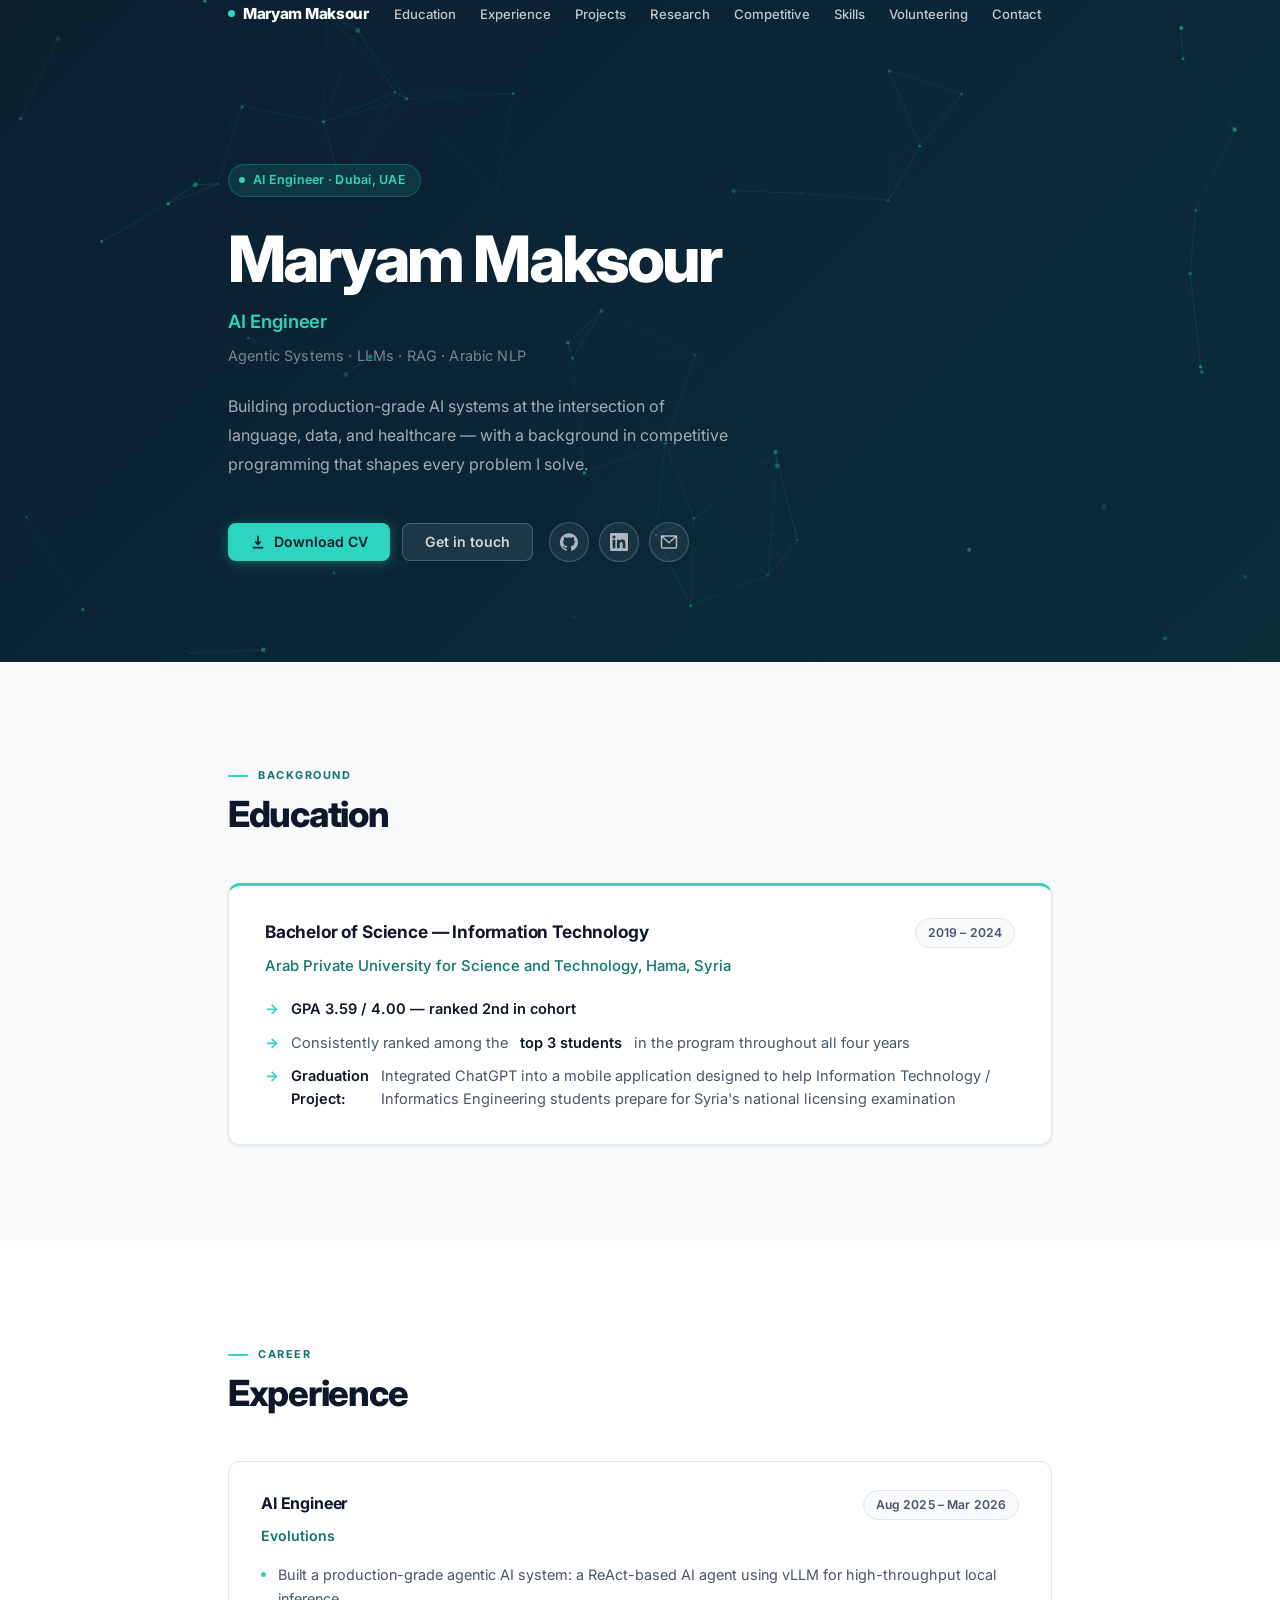
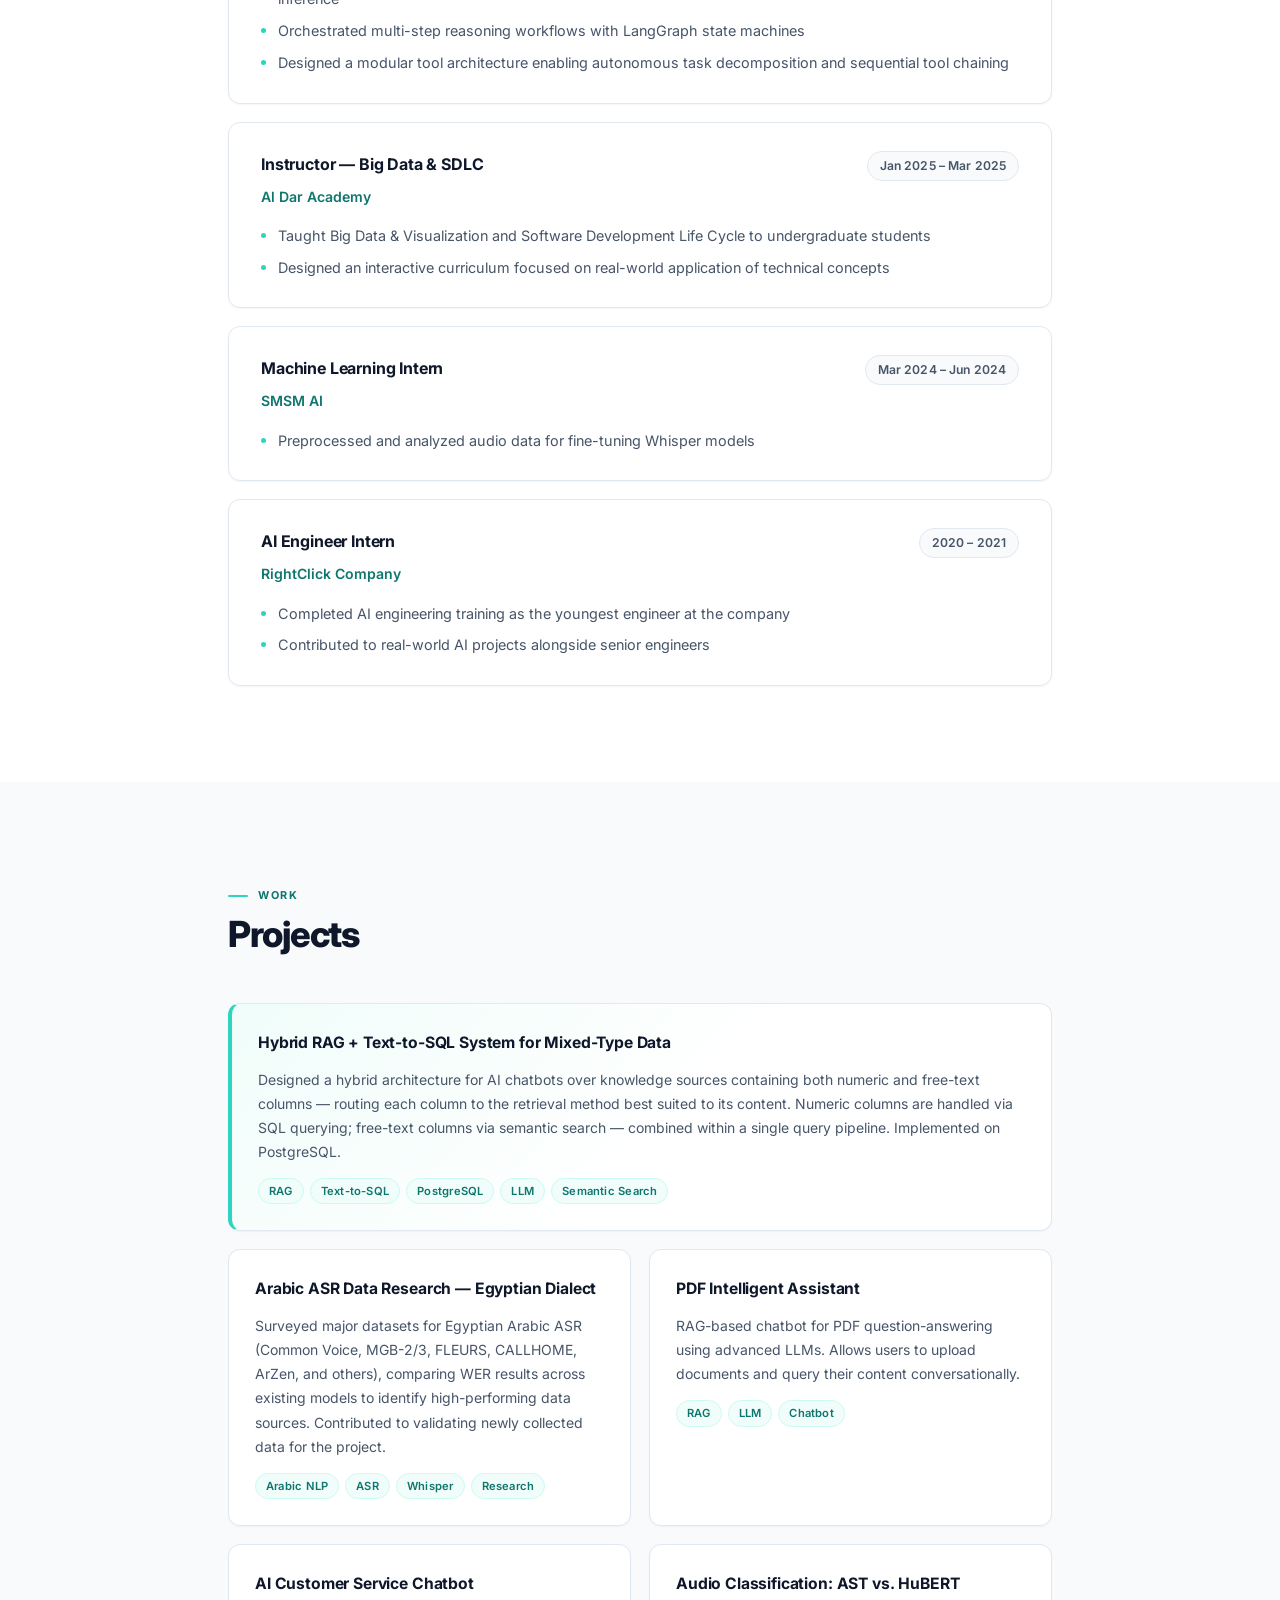
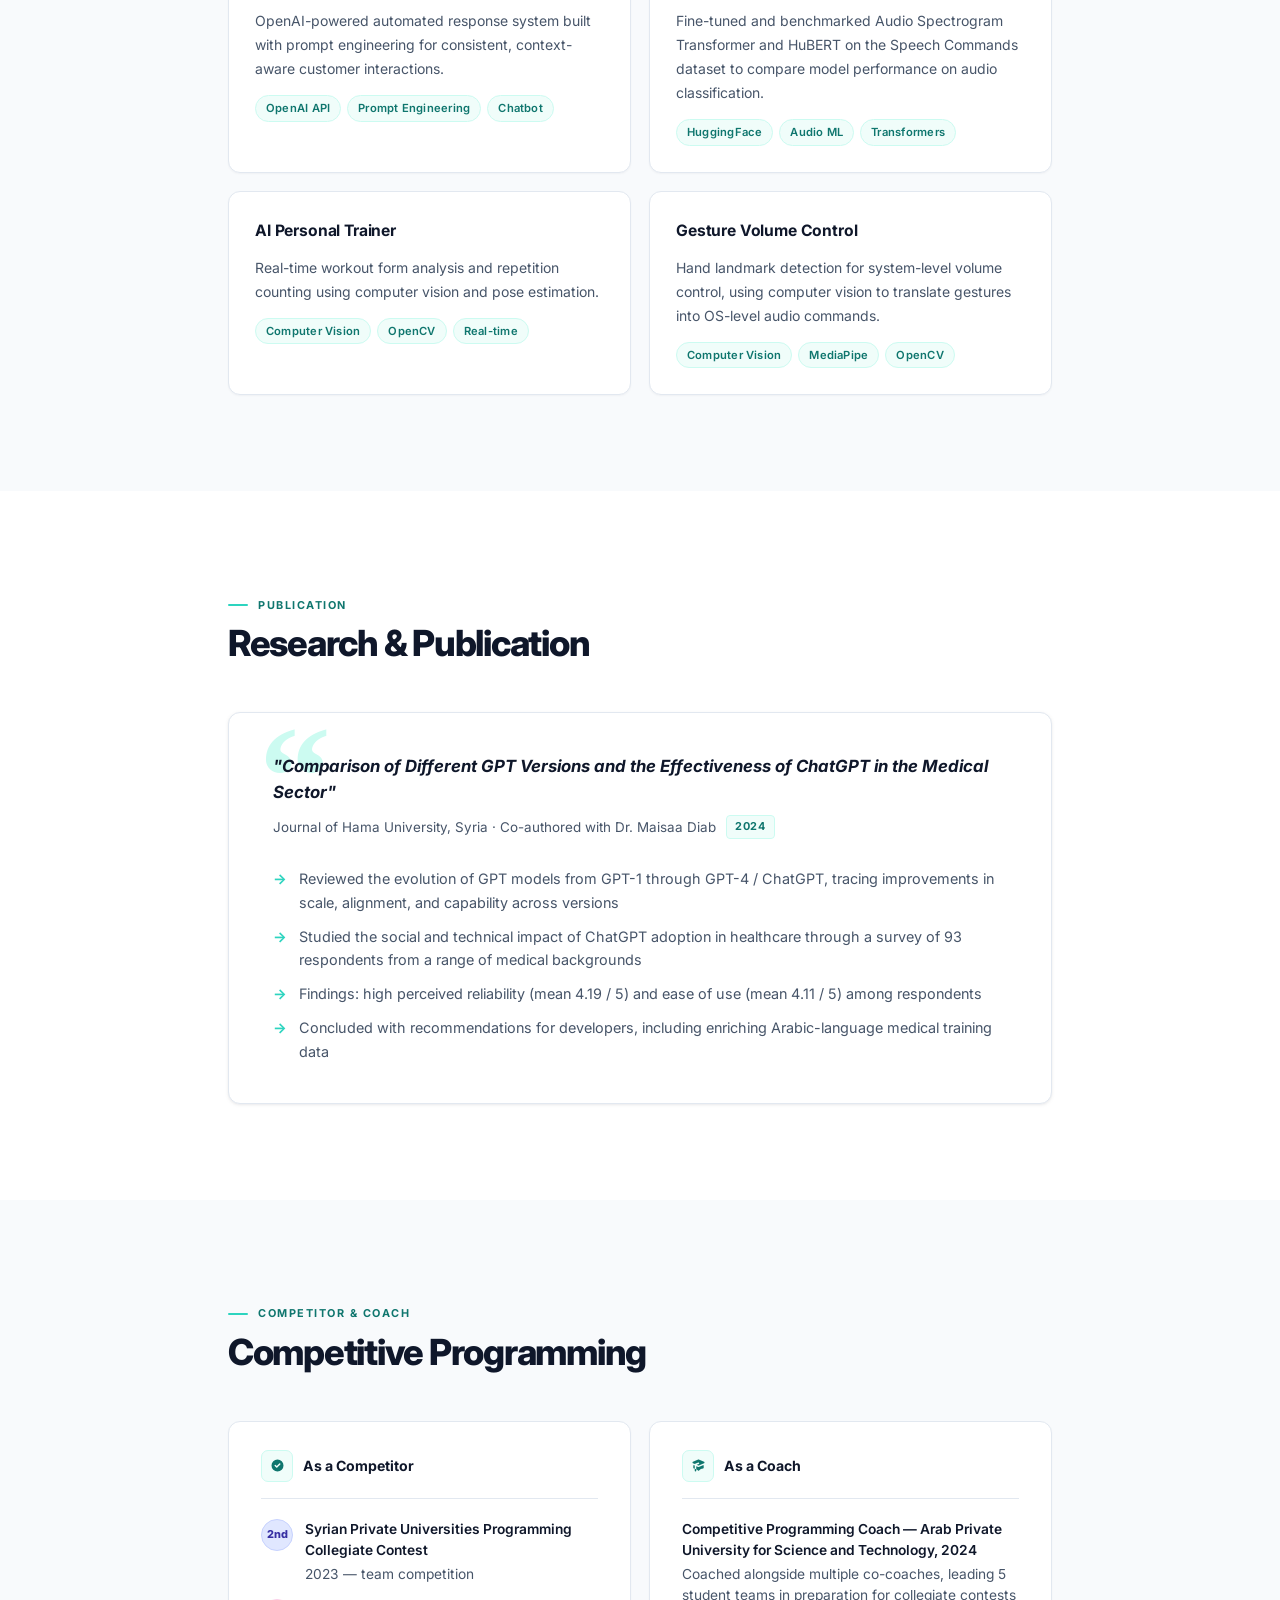
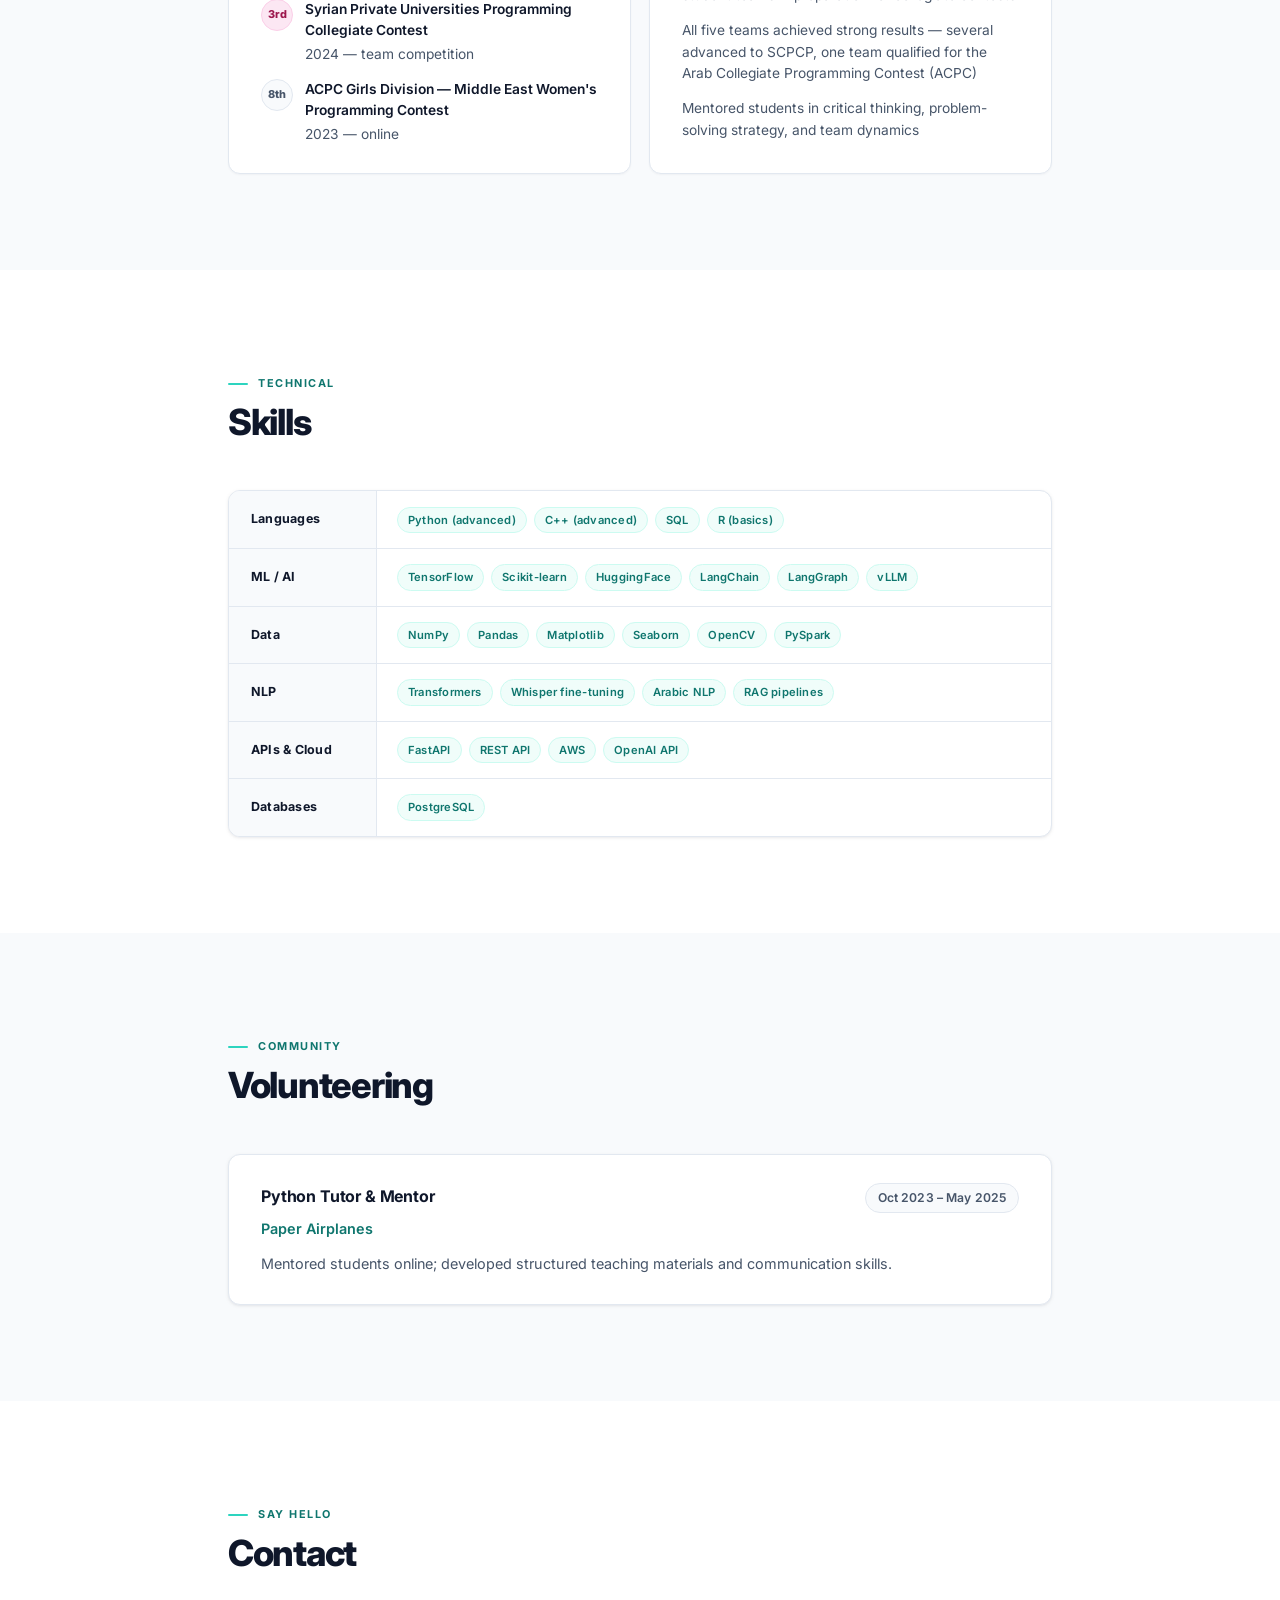
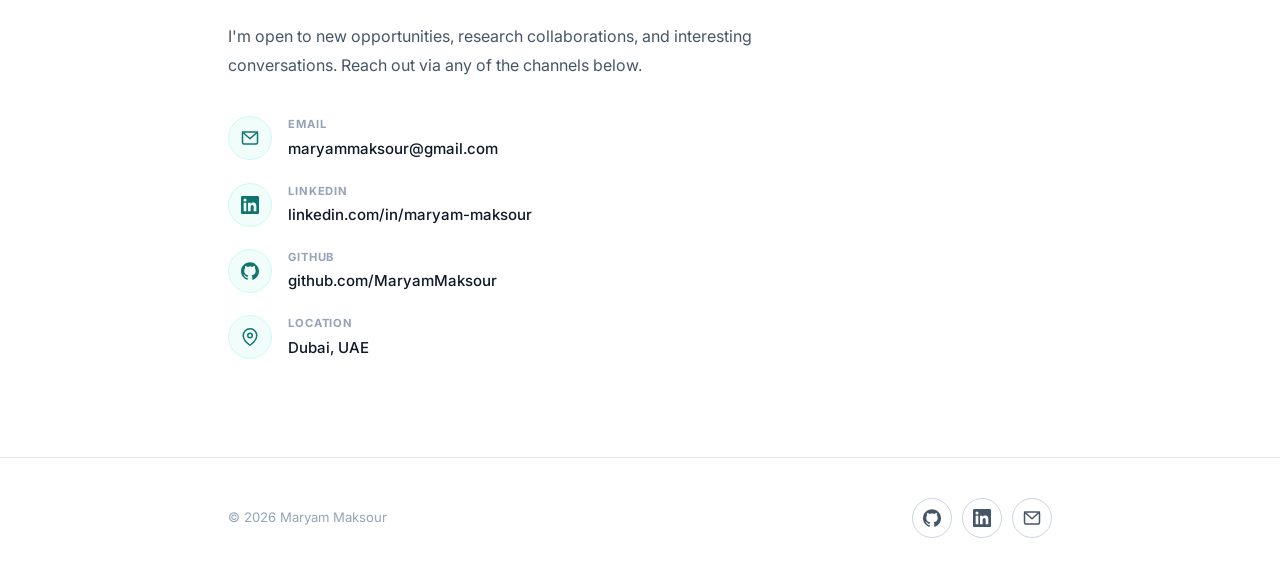
<file: index.html>
<!DOCTYPE html>
<html lang="en">
<head>
  <meta charset="UTF-8">
  <meta name="viewport" content="width=device-width, initial-scale=1.0">
  <title>Maryam Maksour — AI Engineer</title>
  <link rel="preconnect" href="https://fonts.googleapis.com">
  <link href="https://fonts.googleapis.com/css2?family=Inter:wght@300;400;500;600;700;800&display=swap" rel="stylesheet">
  <style>
    *, *::before, *::after { box-sizing: border-box; margin: 0; padding: 0; }

    :root {
      --bg: #ffffff;
      --bg-alt: #f8fafc;
      --text: #0f172a;
      --text-secondary: #475569;
      --text-tertiary: #94a3b8;
      --accent: #2dd4bf;
      --accent-hover: #14b8a6;
      --accent-light: #f0fdfa;
      --accent-mid: #ccfbf1;
      --accent-text: #0f766e;
      --border: #e2e8f0;
      --border-strong: #cbd5e1;
      --shadow-xs: 0 1px 2px rgba(15,23,42,0.04);
      --shadow: 0 1px 4px rgba(15,23,42,0.06), 0 1px 2px rgba(15,23,42,0.04);
      --shadow-md: 0 6px 24px rgba(15,23,42,0.08), 0 2px 8px rgba(15,23,42,0.04);
      --nav-h: 64px;
      --radius: 12px;
      --radius-sm: 8px;
      --section-pad: 96px;
    }

    html { scroll-behavior: smooth; }

    body {
      font-family: 'Inter', system-ui, -apple-system, sans-serif;
      background: var(--bg);
      color: var(--text);
      line-height: 1.65;
      font-size: 16px;
      -webkit-font-smoothing: antialiased;
    }

    a { color: var(--accent-text); text-decoration: none; transition: color .2s; }
    a:hover { color: var(--accent-hover); }

    .container { max-width: 880px; margin: 0 auto; padding: 0 28px; }

    /* ── NAV ── */
    header {
      position: fixed;
      top: 0;
      left: 0;
      right: 0;
      z-index: 100;
      height: var(--nav-h);
      background: transparent;
      border-bottom: 1px solid transparent;
      transition: background .35s ease, border-color .35s ease;
    }

    header.scrolled {
      background: rgba(255,255,255,0.93);
      backdrop-filter: blur(12px);
      -webkit-backdrop-filter: blur(12px);
      border-bottom-color: var(--border);
    }

    nav {
      display: flex;
      align-items: center;
      justify-content: space-between;
      height: 100%;
    }

    .nav-logo {
      font-weight: 800;
      font-size: .95rem;
      letter-spacing: -.02em;
      display: flex;
      align-items: center;
      gap: 8px;
      color: #fff;
      transition: color .35s;
    }

    header.scrolled .nav-logo { color: var(--text); }

    .nav-logo-dot {
      width: 7px;
      height: 7px;
      border-radius: 50%;
      background: var(--accent);
      flex-shrink: 0;
    }

    .nav-links {
      display: flex;
      list-style: none;
      gap: 2px;
    }

    .nav-links a {
      font-size: .82rem;
      font-weight: 500;
      color: rgba(255,255,255,0.75);
      padding: 6px 11px;
      border-radius: 6px;
      transition: color .2s, background .2s;
    }

    .nav-links a:hover {
      color: #fff;
      background: rgba(255,255,255,0.1);
    }

    header.scrolled .nav-links a { color: var(--text-secondary); }
    header.scrolled .nav-links a:hover { color: var(--text); background: var(--bg-alt); }

    .hamburger {
      display: none;
      flex-direction: column;
      gap: 5px;
      cursor: pointer;
      padding: 4px;
      background: none;
      border: none;
    }

    .hamburger span {
      display: block;
      width: 22px;
      height: 2px;
      background: #fff;
      border-radius: 2px;
      transition: background .35s;
    }

    header.scrolled .hamburger span { background: var(--text); }

    .mobile-menu {
      display: none;
      position: fixed;
      top: var(--nav-h);
      left: 0; right: 0;
      background: rgba(255,255,255,0.98);
      backdrop-filter: blur(12px);
      border-bottom: 1px solid var(--border);
      padding: 16px 28px;
      flex-direction: column;
      gap: 4px;
      z-index: 99;
    }

    .mobile-menu.open { display: flex; }

    .mobile-menu a {
      font-size: .95rem;
      font-weight: 500;
      color: var(--text-secondary);
      padding: 11px 14px;
      border-radius: 8px;
    }

    .mobile-menu a:hover { background: var(--bg-alt); color: var(--text); }

    /* ── HERO ── */
    .hero {
      position: relative;
      overflow: hidden;
      background: linear-gradient(135deg, #0b1f2e 0%, #0a2536 45%, #0c2f3a 100%);
      padding: calc(var(--nav-h) + 100px) 0 100px;
      min-height: 520px;
    }

    #heroCanvas {
      position: absolute;
      inset: 0;
      width: 100%;
      height: 100%;
      pointer-events: none;
    }

    .hero-inner {
      max-width: 640px;
      position: relative;
      z-index: 1;
    }

    .hero-eyebrow {
      display: inline-flex;
      align-items: center;
      gap: 8px;
      background: rgba(45,212,191,0.12);
      border: 1px solid rgba(45,212,191,0.25);
      border-radius: 100px;
      padding: 5px 14px 5px 10px;
      margin-bottom: 28px;
      font-size: .78rem;
      font-weight: 600;
      color: var(--accent);
      letter-spacing: .02em;
    }

    .hero-eyebrow-dot {
      width: 6px;
      height: 6px;
      border-radius: 50%;
      background: var(--accent);
      flex-shrink: 0;
    }

    .hero-name {
      font-size: clamp(2.8rem, 6vw, 4rem);
      font-weight: 800;
      letter-spacing: -.04em;
      line-height: 1.05;
      margin-bottom: 14px;
      color: #ffffff;
    }

    .hero-title {
      font-size: 1.15rem;
      font-weight: 600;
      color: var(--accent);
      margin-bottom: 8px;
      letter-spacing: -.01em;
    }

    .hero-specialties {
      font-size: .9rem;
      color: rgba(255,255,255,0.45);
      margin-bottom: 24px;
      letter-spacing: .01em;
    }

    .hero-tagline {
      font-size: 1rem;
      color: rgba(255,255,255,0.62);
      margin-bottom: 44px;
      max-width: 500px;
      line-height: 1.8;
    }

    .hero-actions {
      display: flex;
      flex-wrap: wrap;
      gap: 12px;
      align-items: center;
    }

    .btn {
      display: inline-flex;
      align-items: center;
      gap: 8px;
      padding: 11px 22px;
      border-radius: var(--radius-sm);
      font-size: .88rem;
      font-weight: 600;
      transition: all .2s;
      cursor: pointer;
      border: none;
      font-family: inherit;
      line-height: 1;
    }

    .btn-primary {
      background: var(--accent);
      color: #0b1f2e;
      box-shadow: 0 2px 12px rgba(45,212,191,.35);
    }

    .btn-primary:hover {
      background: #5eead4;
      color: #0b1f2e;
      transform: translateY(-1px);
      box-shadow: 0 6px 20px rgba(45,212,191,.45);
    }

    .btn-ghost {
      background: rgba(255,255,255,0.08);
      color: rgba(255,255,255,0.8);
      border: 1.5px solid rgba(255,255,255,0.2);
    }

    .btn-ghost:hover {
      background: rgba(255,255,255,0.14);
      color: #fff;
      border-color: rgba(255,255,255,0.35);
    }

    .hero-links {
      display: flex;
      gap: 10px;
      align-items: center;
      margin-left: 4px;
    }

    .icon-link {
      display: flex;
      align-items: center;
      justify-content: center;
      width: 40px;
      height: 40px;
      border-radius: 50%;
      border: 1.5px solid rgba(255,255,255,0.2);
      color: rgba(255,255,255,0.65);
      transition: all .25s;
      background: rgba(255,255,255,0.06);
    }

    .icon-link:hover {
      border-color: var(--accent);
      color: var(--accent);
      background: rgba(45,212,191,0.12);
      transform: translateY(-2px);
    }

    .icon-link svg { width: 18px; height: 18px; }

    /* ── SECTION STRUCTURE ── */
    section:not(.hero) { padding: var(--section-pad) 0; }
    section:not(.hero):nth-child(even) { background: var(--bg-alt); }

    .section-header { margin-bottom: 48px; }

    .section-label {
      display: inline-flex;
      align-items: center;
      gap: 10px;
      font-size: .68rem;
      font-weight: 700;
      letter-spacing: .14em;
      text-transform: uppercase;
      color: var(--accent-text);
      margin-bottom: 10px;
    }

    .section-label::before {
      content: '';
      display: inline-block;
      width: 20px;
      height: 2px;
      background: var(--accent);
      border-radius: 2px;
      flex-shrink: 0;
    }

    .section-title {
      font-size: 2.25rem;
      font-weight: 800;
      letter-spacing: -.035em;
      line-height: 1.1;
      color: var(--text);
    }

    /* ── DATE BADGE ── */
    .date-badge {
      font-size: .76rem;
      font-weight: 600;
      color: var(--text-secondary);
      background: var(--bg-alt);
      border: 1px solid var(--border);
      border-radius: 100px;
      padding: 4px 12px;
      white-space: nowrap;
      letter-spacing: .01em;
    }

    /* ── EDUCATION ── */
    .edu-card {
      background: var(--bg);
      border: 1px solid var(--border);
      border-top: 3px solid var(--accent);
      border-radius: var(--radius);
      padding: 32px 36px;
      box-shadow: var(--shadow);
    }

    .edu-head {
      display: flex;
      justify-content: space-between;
      align-items: flex-start;
      flex-wrap: wrap;
      gap: 12px;
      margin-bottom: 6px;
    }

    .edu-degree { font-size: 1.08rem; font-weight: 700; letter-spacing: -.01em; }

    .edu-school { color: var(--accent-text); font-size: .93rem; font-weight: 500; margin-bottom: 20px; }

    .edu-highlights { list-style: none; display: flex; flex-direction: column; gap: 10px; }

    .edu-highlights li {
      display: flex;
      gap: 12px;
      font-size: .91rem;
      color: var(--text-secondary);
      line-height: 1.6;
    }

    .edu-highlights li::before { content: '→'; color: var(--accent); font-weight: 700; flex-shrink: 0; }
    .edu-highlights strong { color: var(--text); font-weight: 600; }

    /* ── EXPERIENCE ── */
    .exp-list { display: flex; flex-direction: column; gap: 18px; }

    .exp-card {
      background: var(--bg);
      border: 1px solid var(--border);
      border-radius: var(--radius);
      padding: 28px 32px;
      box-shadow: var(--shadow-xs);
      transition: box-shadow .25s, transform .25s, border-color .25s;
    }

    .exp-card:hover { box-shadow: var(--shadow); transform: translateY(-2px); border-color: var(--border-strong); }

    .exp-head {
      display: flex;
      justify-content: space-between;
      align-items: flex-start;
      flex-wrap: wrap;
      gap: 10px;
      margin-bottom: 4px;
    }

    .exp-role { font-size: 1rem; font-weight: 700; letter-spacing: -.01em; }
    .exp-company { color: var(--accent-text); font-size: .88rem; font-weight: 600; margin-bottom: 16px; }

    .exp-bullets { list-style: none; display: flex; flex-direction: column; gap: 8px; }

    .exp-bullets li {
      display: flex;
      gap: 12px;
      font-size: .9rem;
      color: var(--text-secondary);
      line-height: 1.65;
    }

    .exp-bullets li::before {
      content: '';
      width: 5px;
      height: 5px;
      border-radius: 50%;
      background: var(--accent);
      flex-shrink: 0;
      margin-top: 9px;
    }

    /* ── PROJECTS ── */
    .projects-grid { display: grid; grid-template-columns: 1fr 1fr; gap: 18px; }

    .proj-card {
      background: var(--bg);
      border: 1px solid var(--border);
      border-radius: var(--radius);
      padding: 26px;
      box-shadow: var(--shadow-xs);
      display: flex;
      flex-direction: column;
      gap: 12px;
      transition: box-shadow .25s, transform .25s, border-color .25s;
    }

    .proj-card:hover { box-shadow: var(--shadow-md); transform: translateY(-4px); border-color: var(--accent); }

    .proj-card.featured {
      grid-column: 1 / -1;
      border-left: 4px solid var(--accent);
      background: linear-gradient(135deg, var(--accent-light) 0%, var(--bg) 55%);
    }

    .proj-card.featured:hover { border-left-color: var(--accent-hover); }

    .proj-title { font-size: .98rem; font-weight: 700; letter-spacing: -.01em; color: var(--text); }
    .proj-desc { font-size: .875rem; color: var(--text-secondary); line-height: 1.72; }
    .proj-tags { display: flex; flex-wrap: wrap; gap: 6px; margin-top: 2px; }

    .tag {
      font-size: .7rem;
      font-weight: 600;
      background: var(--accent-light);
      color: var(--accent-text);
      border: 1px solid var(--accent-mid);
      border-radius: 100px;
      padding: 3px 10px;
      letter-spacing: .02em;
    }

    /* ── RESEARCH ── */
    .research-card {
      background: var(--bg);
      border: 1px solid var(--border);
      border-radius: var(--radius);
      padding: 40px 44px;
      box-shadow: var(--shadow);
      position: relative;
      overflow: hidden;
    }

    .research-card::before {
      content: '\201C';
      position: absolute;
      top: -8px;
      left: 30px;
      font-size: 9rem;
      font-weight: 800;
      color: var(--accent-mid);
      line-height: 1;
      font-family: Georgia, serif;
      pointer-events: none;
      user-select: none;
    }

    .research-pub {
      font-size: 1.05rem;
      font-weight: 700;
      font-style: italic;
      color: var(--text);
      line-height: 1.55;
      margin-bottom: 10px;
      position: relative;
    }

    .research-venue {
      font-size: .84rem;
      color: var(--text-secondary);
      margin-bottom: 28px;
      display: flex;
      align-items: center;
      gap: 10px;
      flex-wrap: wrap;
    }

    .research-badge {
      display: inline-flex;
      align-items: center;
      background: var(--accent-light);
      color: var(--accent-text);
      font-size: .68rem;
      font-weight: 700;
      padding: 2px 8px;
      border-radius: 4px;
      letter-spacing: .06em;
      text-transform: uppercase;
      border: 1px solid var(--accent-mid);
    }

    .research-bullets { list-style: none; display: flex; flex-direction: column; gap: 10px; }

    .research-bullets li {
      display: flex;
      gap: 12px;
      font-size: .9rem;
      color: var(--text-secondary);
      line-height: 1.65;
    }

    .research-bullets li::before { content: '→'; color: var(--accent); font-weight: 700; flex-shrink: 0; }

    /* ── COMPETITIVE PROGRAMMING ── */
    .cp-grid { display: grid; grid-template-columns: 1fr 1fr; gap: 18px; }

    .cp-card {
      background: var(--bg);
      border: 1px solid var(--border);
      border-radius: var(--radius);
      padding: 28px 32px;
      box-shadow: var(--shadow-xs);
    }

    .cp-card-title {
      font-size: .88rem;
      font-weight: 700;
      color: var(--text);
      margin-bottom: 20px;
      padding-bottom: 16px;
      border-bottom: 1px solid var(--border);
      display: flex;
      align-items: center;
      gap: 10px;
    }

    .cp-icon-box {
      width: 32px;
      height: 32px;
      border-radius: 7px;
      background: var(--accent-light);
      border: 1px solid var(--accent-mid);
      display: flex;
      align-items: center;
      justify-content: center;
      color: var(--accent-text);
      flex-shrink: 0;
    }

    .cp-items { display: flex; flex-direction: column; gap: 14px; }
    .cp-item { display: flex; gap: 12px; align-items: flex-start; }

    .cp-medal {
      font-size: .68rem;
      font-weight: 800;
      min-width: 32px;
      height: 32px;
      border-radius: 50%;
      display: flex;
      align-items: center;
      justify-content: center;
      flex-shrink: 0;
    }

    .medal-gold   { background: #fef3c7; color: #92400e; border: 1.5px solid #fde68a; }
    .medal-silver { background: #e0e7ff; color: #3730a3; border: 1.5px solid #c7d2fe; }
    .medal-bronze { background: #fce7f3; color: #9d174d; border: 1.5px solid #fbcfe8; }
    .medal-place  { background: var(--bg-alt); color: var(--text-secondary); border: 1.5px solid var(--border); }

    .cp-item-text { font-size: .86rem; color: var(--text-secondary); line-height: 1.55; }
    .cp-item-text strong { color: var(--text); font-weight: 600; display: block; margin-bottom: 2px; }

    /* ── SKILLS ── */
    .skills-table {
      background: var(--bg);
      border: 1px solid var(--border);
      border-radius: var(--radius);
      overflow: hidden;
      box-shadow: var(--shadow);
    }

    .skill-row {
      display: grid;
      grid-template-columns: 148px 1fr;
      border-bottom: 1px solid var(--border);
      transition: background .18s;
    }

    .skill-row:last-child { border-bottom: none; }
    .skill-row:hover { background: var(--accent-light); }

    .skill-cat {
      padding: 18px 22px;
      font-size: .78rem;
      font-weight: 700;
      color: var(--text);
      background: var(--bg-alt);
      border-right: 1px solid var(--border);
      display: flex;
      align-items: center;
      letter-spacing: .02em;
      transition: background .18s;
    }

    .skill-row:hover .skill-cat { background: #e6faf7; }

    .skill-list {
      padding: 14px 20px;
      display: flex;
      flex-wrap: wrap;
      gap: 7px;
      align-items: center;
    }

    /* ── VOLUNTEERING ── */
    .vol-card {
      background: var(--bg);
      border: 1px solid var(--border);
      border-radius: var(--radius);
      padding: 28px 32px;
      box-shadow: var(--shadow);
    }

    .vol-head {
      display: flex;
      justify-content: space-between;
      align-items: flex-start;
      flex-wrap: wrap;
      gap: 10px;
      margin-bottom: 4px;
    }

    .vol-role { font-size: 1rem; font-weight: 700; letter-spacing: -.01em; }
    .vol-org { color: var(--accent-text); font-size: .9rem; font-weight: 600; margin-bottom: 12px; }
    .vol-desc { font-size: .9rem; color: var(--text-secondary); line-height: 1.65; }

    /* ── CONTACT ── */
    .contact-inner { max-width: 560px; }

    .contact-desc {
      font-size: 1rem;
      color: var(--text-secondary);
      margin-bottom: 36px;
      line-height: 1.8;
    }

    .contact-items { display: flex; flex-direction: column; gap: 20px; }
    .contact-item { display: flex; align-items: center; gap: 16px; }

    .contact-icon {
      width: 44px;
      height: 44px;
      border-radius: 50%;
      background: var(--accent-light);
      border: 1px solid var(--accent-mid);
      display: flex;
      align-items: center;
      justify-content: center;
      color: var(--accent-text);
      flex-shrink: 0;
      transition: all .2s;
    }

    .contact-item:hover .contact-icon {
      background: var(--accent);
      border-color: var(--accent);
      color: #fff;
      transform: scale(1.06);
    }

    .contact-icon svg { width: 18px; height: 18px; }

    .contact-link-label {
      font-size: .7rem;
      font-weight: 700;
      color: var(--text-tertiary);
      text-transform: uppercase;
      letter-spacing: .08em;
      margin-bottom: 3px;
    }

    .contact-link-value { font-size: .94rem; font-weight: 500; color: var(--text); }
    .contact-link-value a { color: var(--text); }
    .contact-link-value a:hover { color: var(--accent-text); }

    /* ── FOOTER ── */
    footer {
      padding: 40px 0;
      border-top: 1px solid var(--border);
      background: var(--bg);
    }

    .footer-inner {
      display: flex;
      justify-content: space-between;
      align-items: center;
      flex-wrap: wrap;
      gap: 16px;
    }

    .footer-copy { font-size: .82rem; color: var(--text-tertiary); }
    .footer-links { display: flex; gap: 10px; }

    /* footer icon links are on white bg */
    .footer-links .icon-link {
      border-color: var(--border-strong);
      color: var(--text-secondary);
      background: var(--bg);
    }

    .footer-links .icon-link:hover {
      border-color: var(--accent);
      color: var(--accent-text);
      background: var(--accent-light);
      transform: translateY(-2px);
    }

    /* ── RESPONSIVE ── */
    @media (max-width: 700px) {
      :root { --section-pad: 64px; }
      .nav-links { display: none; }
      .hamburger { display: flex; }
      .hero { padding: calc(var(--nav-h) + 56px) 0 72px; }
      .hero-eyebrow { display: none; }
      .section-title { font-size: 1.85rem; }
      .projects-grid { grid-template-columns: 1fr; }
      .proj-card.featured { grid-column: 1; }
      .cp-grid { grid-template-columns: 1fr; }
      .skill-row { grid-template-columns: 1fr; }
      .skill-cat { border-right: none; border-bottom: 1px solid var(--border); }
      .edu-head, .exp-head, .vol-head { flex-direction: column; }
      .footer-inner { flex-direction: column; align-items: flex-start; }
      .research-card { padding: 28px 24px; }
      .research-card::before { font-size: 6rem; }
      .edu-card { padding: 24px 24px; }
      .exp-card { padding: 22px 24px; }
    }

    /* ── SCROLL REVEAL ── */
    .reveal {
      opacity: 0;
      transform: translateY(16px);
      transition: opacity 420ms ease-out, transform 420ms ease-out;
    }

    .reveal.visible { opacity: 1; transform: translateY(0); }

    .exp-card.reveal:nth-child(2), .proj-card.reveal:nth-child(2), .cp-card.reveal:nth-child(2) { transition-delay: 70ms; }
    .exp-card.reveal:nth-child(3), .proj-card.reveal:nth-child(3) { transition-delay: 140ms; }
    .exp-card.reveal:nth-child(4), .proj-card.reveal:nth-child(4) { transition-delay: 210ms; }
    .proj-card.reveal:nth-child(5) { transition-delay: 280ms; }
    .proj-card.reveal:nth-child(6) { transition-delay: 350ms; }
    .proj-card.reveal:nth-child(7) { transition-delay: 420ms; }
  </style>
</head>
<body>

  <!-- ── HEADER ── -->
  <header id="siteHeader">
    <div class="container">
      <nav>
        <span class="nav-logo">
          <span class="nav-logo-dot"></span>
          Maryam Maksour
        </span>
        <ul class="nav-links">
          <li><a href="#education">Education</a></li>
          <li><a href="#experience">Experience</a></li>
          <li><a href="#projects">Projects</a></li>
          <li><a href="#research">Research</a></li>
          <li><a href="#competitive">Competitive</a></li>
          <li><a href="#skills">Skills</a></li>
          <li><a href="#volunteering">Volunteering</a></li>
          <li><a href="#contact">Contact</a></li>
        </ul>
        <button class="hamburger" onclick="toggleMenu()" aria-label="Menu">
          <span></span><span></span><span></span>
        </button>
      </nav>
    </div>
  </header>

  <nav class="mobile-menu" id="mobileMenu">
    <a href="#education" onclick="closeMenu()">Education</a>
    <a href="#experience" onclick="closeMenu()">Experience</a>
    <a href="#projects" onclick="closeMenu()">Projects</a>
    <a href="#research" onclick="closeMenu()">Research</a>
    <a href="#competitive" onclick="closeMenu()">Competitive</a>
    <a href="#skills" onclick="closeMenu()">Skills</a>
    <a href="#volunteering" onclick="closeMenu()">Volunteering</a>
    <a href="#contact" onclick="closeMenu()">Contact</a>
  </nav>

  <!-- ── HERO ── -->
  <section class="hero" id="home">
    <canvas id="heroCanvas"></canvas>
    <div class="container">
      <div class="hero-inner">
        <div class="hero-eyebrow">
          <span class="hero-eyebrow-dot"></span>
          AI Engineer &middot; Dubai, UAE
        </div>
        <div class="hero-name">Maryam Maksour</div>
        <div class="hero-title">AI Engineer</div>
        <div class="hero-specialties">Agentic Systems &middot; LLMs &middot; RAG &middot; Arabic NLP</div>
        <p class="hero-tagline">
          Building production-grade AI systems at the intersection of language, data, and healthcare — with a background in competitive programming that shapes every problem I solve.
        </p>
        <div class="hero-actions">
          <a href="CV.pdf" class="btn btn-primary" download>
            <svg viewBox="0 0 20 20" fill="currentColor" width="16" height="16"><path fill-rule="evenodd" d="M3 17a1 1 0 011-1h12a1 1 0 110 2H4a1 1 0 01-1-1zm3.293-7.707a1 1 0 011.414 0L9 10.586V3a1 1 0 112 0v7.586l1.293-1.293a1 1 0 111.414 1.414l-3 3a1 1 0 01-1.414 0l-3-3a1 1 0 010-1.414z" clip-rule="evenodd"/></svg>
            Download CV
          </a>
          <a href="#contact" class="btn btn-ghost">Get in touch</a>
          <div class="hero-links">
            <a href="https://github.com/MaryamMaksour" target="_blank" rel="noopener" class="icon-link" aria-label="GitHub">
              <svg viewBox="0 0 24 24" fill="currentColor"><path d="M12 .297c-6.63 0-12 5.373-12 12 0 5.303 3.438 9.8 8.205 11.385.6.113.82-.258.82-.577 0-.285-.01-1.04-.015-2.04-3.338.724-4.042-1.61-4.042-1.61C4.422 18.07 3.633 17.7 3.633 17.7c-1.087-.744.084-.729.084-.729 1.205.084 1.838 1.236 1.838 1.236 1.07 1.835 2.809 1.305 3.495.998.108-.776.417-1.305.76-1.605-2.665-.3-5.466-1.332-5.466-5.93 0-1.31.465-2.38 1.235-3.22-.135-.303-.54-1.523.105-3.176 0 0 1.005-.322 3.3 1.23.96-.267 1.98-.399 3-.405 1.02.006 2.04.138 3 .405 2.28-1.552 3.285-1.23 3.285-1.23.645 1.653.24 2.873.12 3.176.765.84 1.23 1.91 1.23 3.22 0 4.61-2.805 5.625-5.475 5.92.42.36.81 1.096.81 2.22 0 1.606-.015 2.896-.015 3.286 0 .315.21.69.825.57C20.565 22.092 24 17.592 24 12.297c0-6.627-5.373-12-12-12"/></svg>
            </a>
            <a href="https://linkedin.com/in/maryam-maksour" target="_blank" rel="noopener" class="icon-link" aria-label="LinkedIn">
              <svg viewBox="0 0 24 24" fill="currentColor"><path d="M20.447 20.452h-3.554v-5.569c0-1.328-.027-3.037-1.852-3.037-1.853 0-2.136 1.445-2.136 2.939v5.667H9.351V9h3.414v1.561h.046c.477-.9 1.637-1.85 3.37-1.85 3.601 0 4.267 2.37 4.267 5.455v6.286zM5.337 7.433a2.062 2.062 0 01-2.063-2.065 2.064 2.064 0 112.063 2.065zm1.782 13.019H3.555V9h3.564v11.452zM22.225 0H1.771C.792 0 0 .774 0 1.729v20.542C0 23.227.792 24 1.771 24h20.451C23.2 24 24 23.227 24 22.271V1.729C24 .774 23.2 0 22.222 0h.003z"/></svg>
            </a>
            <a href="mailto:maryammaksour@gmail.com" class="icon-link" aria-label="Email">
              <svg viewBox="0 0 24 24" fill="none" stroke="currentColor" stroke-width="2" stroke-linecap="round" stroke-linejoin="round"><rect x="2" y="4" width="20" height="16" rx="2"/><polyline points="2,4 12,13 22,4"/></svg>
            </a>
          </div>
        </div>
      </div>
    </div>
  </section>

  <!-- ── EDUCATION ── -->
  <section id="education">
    <div class="container">
      <div class="section-header">
        <div class="section-label">Background</div>
        <h2 class="section-title">Education</h2>
      </div>
      <div class="edu-card">
        <div class="edu-head">
          <div class="edu-degree">Bachelor of Science — Information Technology</div>
          <span class="date-badge">2019 – 2024</span>
        </div>
        <div class="edu-school">Arab Private University for Science and Technology, Hama, Syria</div>
        <ul class="edu-highlights">
          <li><strong>GPA 3.59 / 4.00 — ranked 2nd in cohort</strong></li>
          <li>Consistently ranked among the <strong>top 3 students</strong> in the program throughout all four years</li>
          <li><strong>Graduation Project:</strong> Integrated ChatGPT into a mobile application designed to help Information Technology / Informatics Engineering students prepare for Syria's national licensing examination</li>
        </ul>
      </div>
    </div>
  </section>

  <!-- ── EXPERIENCE ── -->
  <section id="experience">
    <div class="container">
      <div class="section-header">
        <div class="section-label">Career</div>
        <h2 class="section-title">Experience</h2>
      </div>
      <div class="exp-list">

        <div class="exp-card">
          <div class="exp-head">
            <div class="exp-role">AI Engineer</div>
            <span class="date-badge">Aug 2025 – Mar 2026</span>
          </div>
          <div class="exp-company">Evolutions</div>
          <ul class="exp-bullets">
            <li>Built a production-grade agentic AI system: a ReAct-based AI agent using vLLM for high-throughput local inference</li>
            <li>Orchestrated multi-step reasoning workflows with LangGraph state machines</li>
            <li>Designed a modular tool architecture enabling autonomous task decomposition and sequential tool chaining</li>
          </ul>
        </div>

        <div class="exp-card">
          <div class="exp-head">
            <div class="exp-role">Instructor — Big Data &amp; SDLC</div>
            <span class="date-badge">Jan 2025 – Mar 2025</span>
          </div>
          <div class="exp-company">Al Dar Academy</div>
          <ul class="exp-bullets">
            <li>Taught Big Data &amp; Visualization and Software Development Life Cycle to undergraduate students</li>
            <li>Designed an interactive curriculum focused on real-world application of technical concepts</li>
          </ul>
        </div>

        <div class="exp-card">
          <div class="exp-head">
            <div class="exp-role">Machine Learning Intern</div>
            <span class="date-badge">Mar 2024 – Jun 2024</span>
          </div>
          <div class="exp-company">SMSM AI</div>
          <ul class="exp-bullets">
            <li>Preprocessed and analyzed audio data for fine-tuning Whisper models</li>
          </ul>
        </div>

        <div class="exp-card">
          <div class="exp-head">
            <div class="exp-role">AI Engineer Intern</div>
            <span class="date-badge">2020 – 2021</span>
          </div>
          <div class="exp-company">RightClick Company</div>
          <ul class="exp-bullets">
            <li>Completed AI engineering training as the youngest engineer at the company</li>
            <li>Contributed to real-world AI projects alongside senior engineers</li>
          </ul>
        </div>

      </div>
    </div>
  </section>

  <!-- ── PROJECTS ── -->
  <section id="projects">
    <div class="container">
      <div class="section-header">
        <div class="section-label">Work</div>
        <h2 class="section-title">Projects</h2>
      </div>
      <div class="projects-grid">

        <div class="proj-card featured">
          <div class="proj-title">Hybrid RAG + Text-to-SQL System for Mixed-Type Data</div>
          <div class="proj-desc">
            Designed a hybrid architecture for AI chatbots over knowledge sources containing both numeric and free-text columns — routing each column to the retrieval method best suited to its content. Numeric columns are handled via SQL querying; free-text columns via semantic search — combined within a single query pipeline. Implemented on PostgreSQL.
          </div>
          <div class="proj-tags">
            <span class="tag">RAG</span>
            <span class="tag">Text-to-SQL</span>
            <span class="tag">PostgreSQL</span>
            <span class="tag">LLM</span>
            <span class="tag">Semantic Search</span>
          </div>
        </div>

        <div class="proj-card">
          <div class="proj-title">Arabic ASR Data Research — Egyptian Dialect</div>
          <div class="proj-desc">
            Surveyed major datasets for Egyptian Arabic ASR (Common Voice, MGB-2/3, FLEURS, CALLHOME, ArZen, and others), comparing WER results across existing models to identify high-performing data sources. Contributed to validating newly collected data for the project.
          </div>
          <div class="proj-tags">
            <span class="tag">Arabic NLP</span>
            <span class="tag">ASR</span>
            <span class="tag">Whisper</span>
            <span class="tag">Research</span>
          </div>
        </div>

        <div class="proj-card">
          <div class="proj-title">PDF Intelligent Assistant</div>
          <div class="proj-desc">
            RAG-based chatbot for PDF question-answering using advanced LLMs. Allows users to upload documents and query their content conversationally.
          </div>
          <div class="proj-tags">
            <span class="tag">RAG</span>
            <span class="tag">LLM</span>
            <span class="tag">Chatbot</span>
          </div>
        </div>

        <div class="proj-card">
          <div class="proj-title">AI Customer Service Chatbot</div>
          <div class="proj-desc">
            OpenAI-powered automated response system built with prompt engineering for consistent, context-aware customer interactions.
          </div>
          <div class="proj-tags">
            <span class="tag">OpenAI API</span>
            <span class="tag">Prompt Engineering</span>
            <span class="tag">Chatbot</span>
          </div>
        </div>

        <div class="proj-card">
          <div class="proj-title">Audio Classification: AST vs. HuBERT</div>
          <div class="proj-desc">
            Fine-tuned and benchmarked Audio Spectrogram Transformer and HuBERT on the Speech Commands dataset to compare model performance on audio classification.
          </div>
          <div class="proj-tags">
            <span class="tag">HuggingFace</span>
            <span class="tag">Audio ML</span>
            <span class="tag">Transformers</span>
          </div>
        </div>

        <div class="proj-card">
          <div class="proj-title">AI Personal Trainer</div>
          <div class="proj-desc">
            Real-time workout form analysis and repetition counting using computer vision and pose estimation.
          </div>
          <div class="proj-tags">
            <span class="tag">Computer Vision</span>
            <span class="tag">OpenCV</span>
            <span class="tag">Real-time</span>
          </div>
        </div>

        <div class="proj-card">
          <div class="proj-title">Gesture Volume Control</div>
          <div class="proj-desc">
            Hand landmark detection for system-level volume control, using computer vision to translate gestures into OS-level audio commands.
          </div>
          <div class="proj-tags">
            <span class="tag">Computer Vision</span>
            <span class="tag">MediaPipe</span>
            <span class="tag">OpenCV</span>
          </div>
        </div>

      </div>
    </div>
  </section>

  <!-- ── RESEARCH ── -->
  <section id="research">
    <div class="container">
      <div class="section-header">
        <div class="section-label">Publication</div>
        <h2 class="section-title">Research &amp; Publication</h2>
      </div>
      <div class="research-card">
        <div class="research-pub">"Comparison of Different GPT Versions and the Effectiveness of ChatGPT in the Medical Sector"</div>
        <div class="research-venue">
          Journal of Hama University, Syria &middot; Co-authored with Dr. Maisaa Diab
          <span class="research-badge">2024</span>
        </div>
        <ul class="research-bullets">
          <li>Reviewed the evolution of GPT models from GPT-1 through GPT-4 / ChatGPT, tracing improvements in scale, alignment, and capability across versions</li>
          <li>Studied the social and technical impact of ChatGPT adoption in healthcare through a survey of 93 respondents from a range of medical backgrounds</li>
          <li>Findings: high perceived reliability (mean 4.19 / 5) and ease of use (mean 4.11 / 5) among respondents</li>
          <li>Concluded with recommendations for developers, including enriching Arabic-language medical training data</li>
        </ul>
      </div>
    </div>
  </section>

  <!-- ── COMPETITIVE PROGRAMMING ── -->
  <section id="competitive">
    <div class="container">
      <div class="section-header">
        <div class="section-label">Competitor &amp; Coach</div>
        <h2 class="section-title">Competitive Programming</h2>
      </div>
      <div class="cp-grid">

        <div class="cp-card">
          <div class="cp-card-title">
            <div class="cp-icon-box">
              <svg viewBox="0 0 20 20" fill="currentColor" width="15" height="15"><path fill-rule="evenodd" d="M10 18a8 8 0 100-16 8 8 0 000 16zm3.707-9.293a1 1 0 00-1.414-1.414L9 10.586 7.707 9.293a1 1 0 00-1.414 1.414l2 2a1 1 0 001.414 0l4-4z" clip-rule="evenodd"/></svg>
            </div>
            As a Competitor
          </div>
          <div class="cp-items">
            <div class="cp-item">
              <span class="cp-medal medal-silver">2nd</span>
              <div class="cp-item-text">
                <strong>Syrian Private Universities Programming Collegiate Contest</strong>
                2023 — team competition
              </div>
            </div>
            <div class="cp-item">
              <span class="cp-medal medal-bronze">3rd</span>
              <div class="cp-item-text">
                <strong>Syrian Private Universities Programming Collegiate Contest</strong>
                2024 — team competition
              </div>
            </div>
            <div class="cp-item">
              <span class="cp-medal medal-place">8th</span>
              <div class="cp-item-text">
                <strong>ACPC Girls Division — Middle East Women's Programming Contest</strong>
                2023 — online
              </div>
            </div>
          </div>
        </div>

        <div class="cp-card">
          <div class="cp-card-title">
            <div class="cp-icon-box">
              <svg viewBox="0 0 20 20" fill="currentColor" width="15" height="15"><path d="M10.394 2.08a1 1 0 00-.788 0l-7 3a1 1 0 000 1.84L5.25 8.051a.999.999 0 01.356-.257l4-1.714a1 1 0 11.788 1.838L7.667 9.088l1.94.831a1 1 0 00.787 0l7-3a1 1 0 000-1.838l-7-3zM3.31 9.397L5 10.12v4.102a8.969 8.969 0 00-1.05-.174 1 1 0 01-.89-.89 11.115 11.115 0 01.25-3.762zM9.3 16.573A9.026 9.026 0 007 14.935v-3.957l1.818.78a3 3 0 002.364 0l5.508-2.361a11.026 11.026 0 01.25 3.762 1 1 0 01-.89.89 8.968 8.968 0 00-5.35 2.524 1 1 0 01-1.4 0zM6 18a1 1 0 001-1v-2.065a8.935 8.935 0 00-2-.712V17a1 1 0 001 1z"/></svg>
            </div>
            As a Coach
          </div>
          <div class="cp-items">
            <div class="cp-item">
              <div class="cp-item-text">
                <strong>Competitive Programming Coach — Arab Private University for Science and Technology, 2024</strong>
                Coached alongside multiple co-coaches, leading 5 student teams in preparation for collegiate contests
              </div>
            </div>
            <div class="cp-item">
              <div class="cp-item-text">
                All five teams achieved strong results — several advanced to SCPCP, one team qualified for the Arab Collegiate Programming Contest (ACPC)
              </div>
            </div>
            <div class="cp-item">
              <div class="cp-item-text">
                Mentored students in critical thinking, problem-solving strategy, and team dynamics
              </div>
            </div>
          </div>
        </div>

      </div>
    </div>
  </section>

  <!-- ── SKILLS ── -->
  <section id="skills">
    <div class="container">
      <div class="section-header">
        <div class="section-label">Technical</div>
        <h2 class="section-title">Skills</h2>
      </div>
      <div class="skills-table">
        <div class="skill-row">
          <div class="skill-cat">Languages</div>
          <div class="skill-list">
            <span class="tag">Python (advanced)</span>
            <span class="tag">C++ (advanced)</span>
            <span class="tag">SQL</span>
            <span class="tag">R (basics)</span>
          </div>
        </div>
        <div class="skill-row">
          <div class="skill-cat">ML / AI</div>
          <div class="skill-list">
            <span class="tag">TensorFlow</span>
            <span class="tag">Scikit-learn</span>
            <span class="tag">HuggingFace</span>
            <span class="tag">LangChain</span>
            <span class="tag">LangGraph</span>
            <span class="tag">vLLM</span>
          </div>
        </div>
        <div class="skill-row">
          <div class="skill-cat">Data</div>
          <div class="skill-list">
            <span class="tag">NumPy</span>
            <span class="tag">Pandas</span>
            <span class="tag">Matplotlib</span>
            <span class="tag">Seaborn</span>
            <span class="tag">OpenCV</span>
            <span class="tag">PySpark</span>
          </div>
        </div>
        <div class="skill-row">
          <div class="skill-cat">NLP</div>
          <div class="skill-list">
            <span class="tag">Transformers</span>
            <span class="tag">Whisper fine-tuning</span>
            <span class="tag">Arabic NLP</span>
            <span class="tag">RAG pipelines</span>
          </div>
        </div>
        <div class="skill-row">
          <div class="skill-cat">APIs &amp; Cloud</div>
          <div class="skill-list">
            <span class="tag">FastAPI</span>
            <span class="tag">REST API</span>
            <span class="tag">AWS</span>
            <span class="tag">OpenAI API</span>
          </div>
        </div>
        <div class="skill-row">
          <div class="skill-cat">Databases</div>
          <div class="skill-list">
            <span class="tag">PostgreSQL</span>
          </div>
        </div>
      </div>
    </div>
  </section>

  <!-- ── VOLUNTEERING ── -->
  <section id="volunteering">
    <div class="container">
      <div class="section-header">
        <div class="section-label">Community</div>
        <h2 class="section-title">Volunteering</h2>
      </div>
      <div class="vol-card">
        <div class="vol-head">
          <div class="vol-role">Python Tutor &amp; Mentor</div>
          <span class="date-badge">Oct 2023 – May 2025</span>
        </div>
        <div class="vol-org">Paper Airplanes</div>
        <div class="vol-desc">Mentored students online; developed structured teaching materials and communication skills.</div>
      </div>
    </div>
  </section>

  <!-- ── CONTACT ── -->
  <section id="contact">
    <div class="container">
      <div class="section-header">
        <div class="section-label">Say hello</div>
        <h2 class="section-title">Contact</h2>
      </div>
      <div class="contact-inner">
        <p class="contact-desc">
          I'm open to new opportunities, research collaborations, and interesting conversations. Reach out via any of the channels below.
        </p>
        <div class="contact-items">
          <div class="contact-item">
            <div class="contact-icon">
              <svg viewBox="0 0 24 24" fill="none" stroke="currentColor" stroke-width="2" stroke-linecap="round" stroke-linejoin="round"><rect x="2" y="4" width="20" height="16" rx="2"/><polyline points="2,4 12,13 22,4"/></svg>
            </div>
            <div>
              <div class="contact-link-label">Email</div>
              <div class="contact-link-value"><a href="mailto:maryammaksour@gmail.com">maryammaksour@gmail.com</a></div>
            </div>
          </div>
          <div class="contact-item">
            <div class="contact-icon">
              <svg viewBox="0 0 24 24" fill="currentColor"><path d="M20.447 20.452h-3.554v-5.569c0-1.328-.027-3.037-1.852-3.037-1.853 0-2.136 1.445-2.136 2.939v5.667H9.351V9h3.414v1.561h.046c.477-.9 1.637-1.85 3.37-1.85 3.601 0 4.267 2.37 4.267 5.455v6.286zM5.337 7.433a2.062 2.062 0 01-2.063-2.065 2.064 2.064 0 112.063 2.065zm1.782 13.019H3.555V9h3.564v11.452zM22.225 0H1.771C.792 0 0 .774 0 1.729v20.542C0 23.227.792 24 1.771 24h20.451C23.2 24 24 23.227 24 22.271V1.729C24 .774 23.2 0 22.222 0h.003z"/></svg>
            </div>
            <div>
              <div class="contact-link-label">LinkedIn</div>
              <div class="contact-link-value"><a href="https://linkedin.com/in/maryam-maksour" target="_blank" rel="noopener">linkedin.com/in/maryam-maksour</a></div>
            </div>
          </div>
          <div class="contact-item">
            <div class="contact-icon">
              <svg viewBox="0 0 24 24" fill="currentColor"><path d="M12 .297c-6.63 0-12 5.373-12 12 0 5.303 3.438 9.8 8.205 11.385.6.113.82-.258.82-.577 0-.285-.01-1.04-.015-2.04-3.338.724-4.042-1.61-4.042-1.61C4.422 18.07 3.633 17.7 3.633 17.7c-1.087-.744.084-.729.084-.729 1.205.084 1.838 1.236 1.838 1.236 1.07 1.835 2.809 1.305 3.495.998.108-.776.417-1.305.76-1.605-2.665-.3-5.466-1.332-5.466-5.93 0-1.31.465-2.38 1.235-3.22-.135-.303-.54-1.523.105-3.176 0 0 1.005-.322 3.3 1.23.96-.267 1.98-.399 3-.405 1.02.006 2.04.138 3 .405 2.28-1.552 3.285-1.23 3.285-1.23.645 1.653.24 2.873.12 3.176.765.84 1.23 1.91 1.23 3.22 0 4.61-2.805 5.625-5.475 5.92.42.36.81 1.096.81 2.22 0 1.606-.015 2.896-.015 3.286 0 .315.21.69.825.57C20.565 22.092 24 17.592 24 12.297c0-6.627-5.373-12-12-12"/></svg>
            </div>
            <div>
              <div class="contact-link-label">GitHub</div>
              <div class="contact-link-value"><a href="https://github.com/MaryamMaksour" target="_blank" rel="noopener">github.com/MaryamMaksour</a></div>
            </div>
          </div>
          <div class="contact-item">
            <div class="contact-icon">
              <svg viewBox="0 0 24 24" fill="none" stroke="currentColor" stroke-width="2" stroke-linecap="round" stroke-linejoin="round"><path d="M21 10c0 7-9 13-9 13s-9-6-9-13a9 9 0 0118 0z"/><circle cx="12" cy="10" r="3"/></svg>
            </div>
            <div>
              <div class="contact-link-label">Location</div>
              <div class="contact-link-value">Dubai, UAE</div>
            </div>
          </div>
        </div>
      </div>
    </div>
  </section>

  <!-- ── FOOTER ── -->
  <footer>
    <div class="container">
      <div class="footer-inner">
        <span class="footer-copy">© 2026 Maryam Maksour</span>
        <div class="footer-links">
          <a href="https://github.com/MaryamMaksour" target="_blank" rel="noopener" class="icon-link" aria-label="GitHub">
            <svg viewBox="0 0 24 24" fill="currentColor" width="18" height="18"><path d="M12 .297c-6.63 0-12 5.373-12 12 0 5.303 3.438 9.8 8.205 11.385.6.113.82-.258.82-.577 0-.285-.01-1.04-.015-2.04-3.338.724-4.042-1.61-4.042-1.61C4.422 18.07 3.633 17.7 3.633 17.7c-1.087-.744.084-.729.084-.729 1.205.084 1.838 1.236 1.838 1.236 1.07 1.835 2.809 1.305 3.495.998.108-.776.417-1.305.76-1.605-2.665-.3-5.466-1.332-5.466-5.93 0-1.31.465-2.38 1.235-3.22-.135-.303-.54-1.523.105-3.176 0 0 1.005-.322 3.3 1.23.96-.267 1.98-.399 3-.405 1.02.006 2.04.138 3 .405 2.28-1.552 3.285-1.23 3.285-1.23.645 1.653.24 2.873.12 3.176.765.84 1.23 1.91 1.23 3.22 0 4.61-2.805 5.625-5.475 5.92.42.36.81 1.096.81 2.22 0 1.606-.015 2.896-.015 3.286 0 .315.21.69.825.57C20.565 22.092 24 17.592 24 12.297c0-6.627-5.373-12-12-12"/></svg>
          </a>
          <a href="https://linkedin.com/in/maryam-maksour" target="_blank" rel="noopener" class="icon-link" aria-label="LinkedIn">
            <svg viewBox="0 0 24 24" fill="currentColor" width="18" height="18"><path d="M20.447 20.452h-3.554v-5.569c0-1.328-.027-3.037-1.852-3.037-1.853 0-2.136 1.445-2.136 2.939v5.667H9.351V9h3.414v1.561h.046c.477-.9 1.637-1.85 3.37-1.85 3.601 0 4.267 2.37 4.267 5.455v6.286zM5.337 7.433a2.062 2.062 0 01-2.063-2.065 2.064 2.064 0 112.063 2.065zm1.782 13.019H3.555V9h3.564v11.452zM22.225 0H1.771C.792 0 0 .774 0 1.729v20.542C0 23.227.792 24 1.771 24h20.451C23.2 24 24 23.227 24 22.271V1.729C24 .774 23.2 0 22.222 0h.003z"/></svg>
          </a>
          <a href="mailto:maryammaksour@gmail.com" class="icon-link" aria-label="Email">
            <svg viewBox="0 0 24 24" fill="none" stroke="currentColor" stroke-width="2" stroke-linecap="round" stroke-linejoin="round" width="18" height="18"><rect x="2" y="4" width="20" height="16" rx="2"/><polyline points="2,4 12,13 22,4"/></svg>
          </a>
        </div>
      </div>
    </div>
  </footer>

  <script>
    /* ── Mobile menu ── */
    function toggleMenu() { document.getElementById('mobileMenu').classList.toggle('open'); }
    function closeMenu() { document.getElementById('mobileMenu').classList.remove('open'); }

    /* ── Nav: transparent → frosted on scroll ── */
    const header = document.getElementById('siteHeader');
    function updateHeader() {
      header.classList.toggle('scrolled', window.scrollY > 60);
    }
    window.addEventListener('scroll', updateHeader, { passive: true });
    updateHeader();

    /* ── Active nav link ── */
    const sections = document.querySelectorAll('section[id]');
    const navLinks = document.querySelectorAll('.nav-links a');

    new IntersectionObserver(entries => {
      entries.forEach(entry => {
        if (entry.isIntersecting) {
          navLinks.forEach(a => {
            a.style.color = '';
            if (a.getAttribute('href') === '#' + entry.target.id) a.style.color = 'var(--accent)';
          });
        }
      });
    }, { rootMargin: '-40% 0px -55% 0px' }).observe && sections.forEach(s =>
      new IntersectionObserver(entries => {
        entries.forEach(entry => {
          if (entry.isIntersecting) {
            navLinks.forEach(a => {
              a.style.color = '';
              if (a.getAttribute('href') === '#' + entry.target.id) a.style.color = 'var(--accent)';
            });
          }
        });
      }, { rootMargin: '-40% 0px -55% 0px' }).observe(s)
    );

    /* ── Hero canvas network animation ── */
    (function () {
      const canvas = document.getElementById('heroCanvas');
      const ctx = canvas.getContext('2d');
      const ACCENT = '45,212,191';
      const COUNT = 55;
      const LINK_DIST = 160;
      const MOUSE_DIST = 130;
      let W, H, particles;
      const mouse = { x: -999, y: -999 };

      const hero = canvas.parentElement;
      hero.addEventListener('mousemove', e => {
        const r = canvas.getBoundingClientRect();
        mouse.x = e.clientX - r.left;
        mouse.y = e.clientY - r.top;
      });
      hero.addEventListener('mouseleave', () => { mouse.x = -999; mouse.y = -999; });

      function resize() {
        W = canvas.width = canvas.offsetWidth;
        H = canvas.height = canvas.offsetHeight;
      }

      function mkParticle() {
        return {
          x: Math.random() * W,
          y: Math.random() * H,
          vx: (Math.random() - .5) * .45,
          vy: (Math.random() - .5) * .45,
          r: Math.random() * 1.8 + .8,
          o: Math.random() * .35 + .15,
          phase: Math.random() * Math.PI * 2,
        };
      }

      function init() {
        resize();
        particles = Array.from({ length: COUNT }, mkParticle);
      }

      function frame(t) {
        ctx.clearRect(0, 0, W, H);

        for (let i = 0; i < COUNT; i++) {
          const p = particles[i];

          // mouse repulsion
          const mdx = p.x - mouse.x, mdy = p.y - mouse.y;
          const md = Math.sqrt(mdx * mdx + mdy * mdy);
          if (md < MOUSE_DIST && md > 0) {
            const f = (MOUSE_DIST - md) / MOUSE_DIST * 0.55;
            p.vx += mdx / md * f;
            p.vy += mdy / md * f;
          }

          // damping + speed cap
          p.vx *= 0.97; p.vy *= 0.97;
          const spd = Math.sqrt(p.vx * p.vx + p.vy * p.vy);
          if (spd > 2) { p.vx = p.vx / spd * 2; p.vy = p.vy / spd * 2; }

          p.x += p.vx; p.y += p.vy;
          if (p.x < 0 || p.x > W) p.vx *= -1;
          if (p.y < 0 || p.y > H) p.vy *= -1;

          // breathing opacity
          const opacity = p.o + Math.sin(t * 0.0009 + p.phase) * 0.1;

          ctx.beginPath();
          ctx.arc(p.x, p.y, p.r, 0, Math.PI * 2);
          ctx.fillStyle = `rgba(${ACCENT},${opacity})`;
          ctx.fill();

          for (let j = i + 1; j < COUNT; j++) {
            const q = particles[j];
            const dx = p.x - q.x, dy = p.y - q.y;
            const d = Math.sqrt(dx * dx + dy * dy);
            if (d < LINK_DIST) {
              ctx.beginPath();
              ctx.moveTo(p.x, p.y);
              ctx.lineTo(q.x, q.y);
              ctx.strokeStyle = `rgba(${ACCENT},${(1 - d / LINK_DIST) * .22})`;
              ctx.lineWidth = .8;
              ctx.stroke();
            }
          }
        }

        requestAnimationFrame(frame);
      }

      init();
      window.addEventListener('resize', init);
      requestAnimationFrame(frame);
    })();

    /* ── Scroll reveal ── */
    const revealObserver = new IntersectionObserver(entries => {
      entries.forEach(entry => {
        if (entry.isIntersecting) {
          entry.target.classList.add('visible');
          revealObserver.unobserve(entry.target);
        }
      });
    }, { threshold: 0.06 });

    document.querySelectorAll('section:not(.hero)').forEach(s => {
      s.classList.add('reveal');
      revealObserver.observe(s);
    });

    document.querySelectorAll('.exp-card, .proj-card, .cp-card').forEach(c => {
      c.classList.add('reveal');
      revealObserver.observe(c);
    });
  </script>
</body>
</html>
</file>
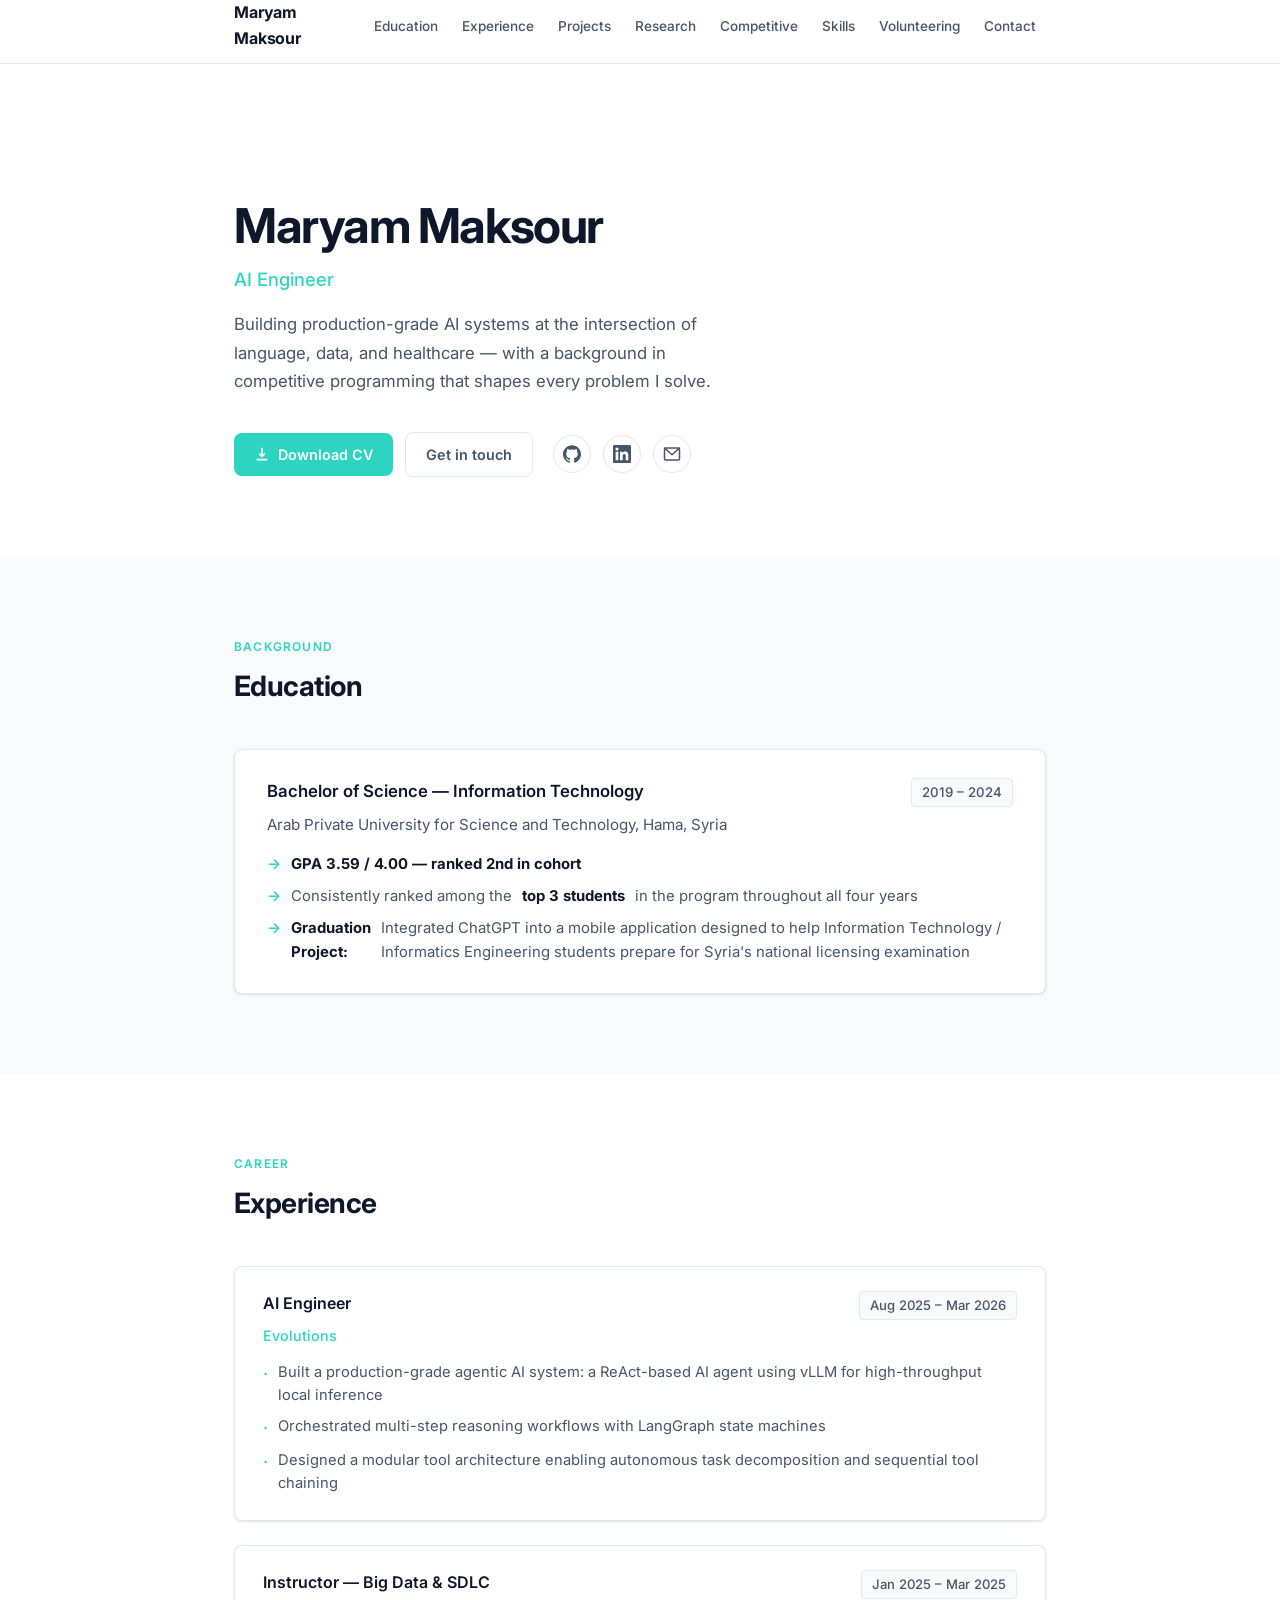
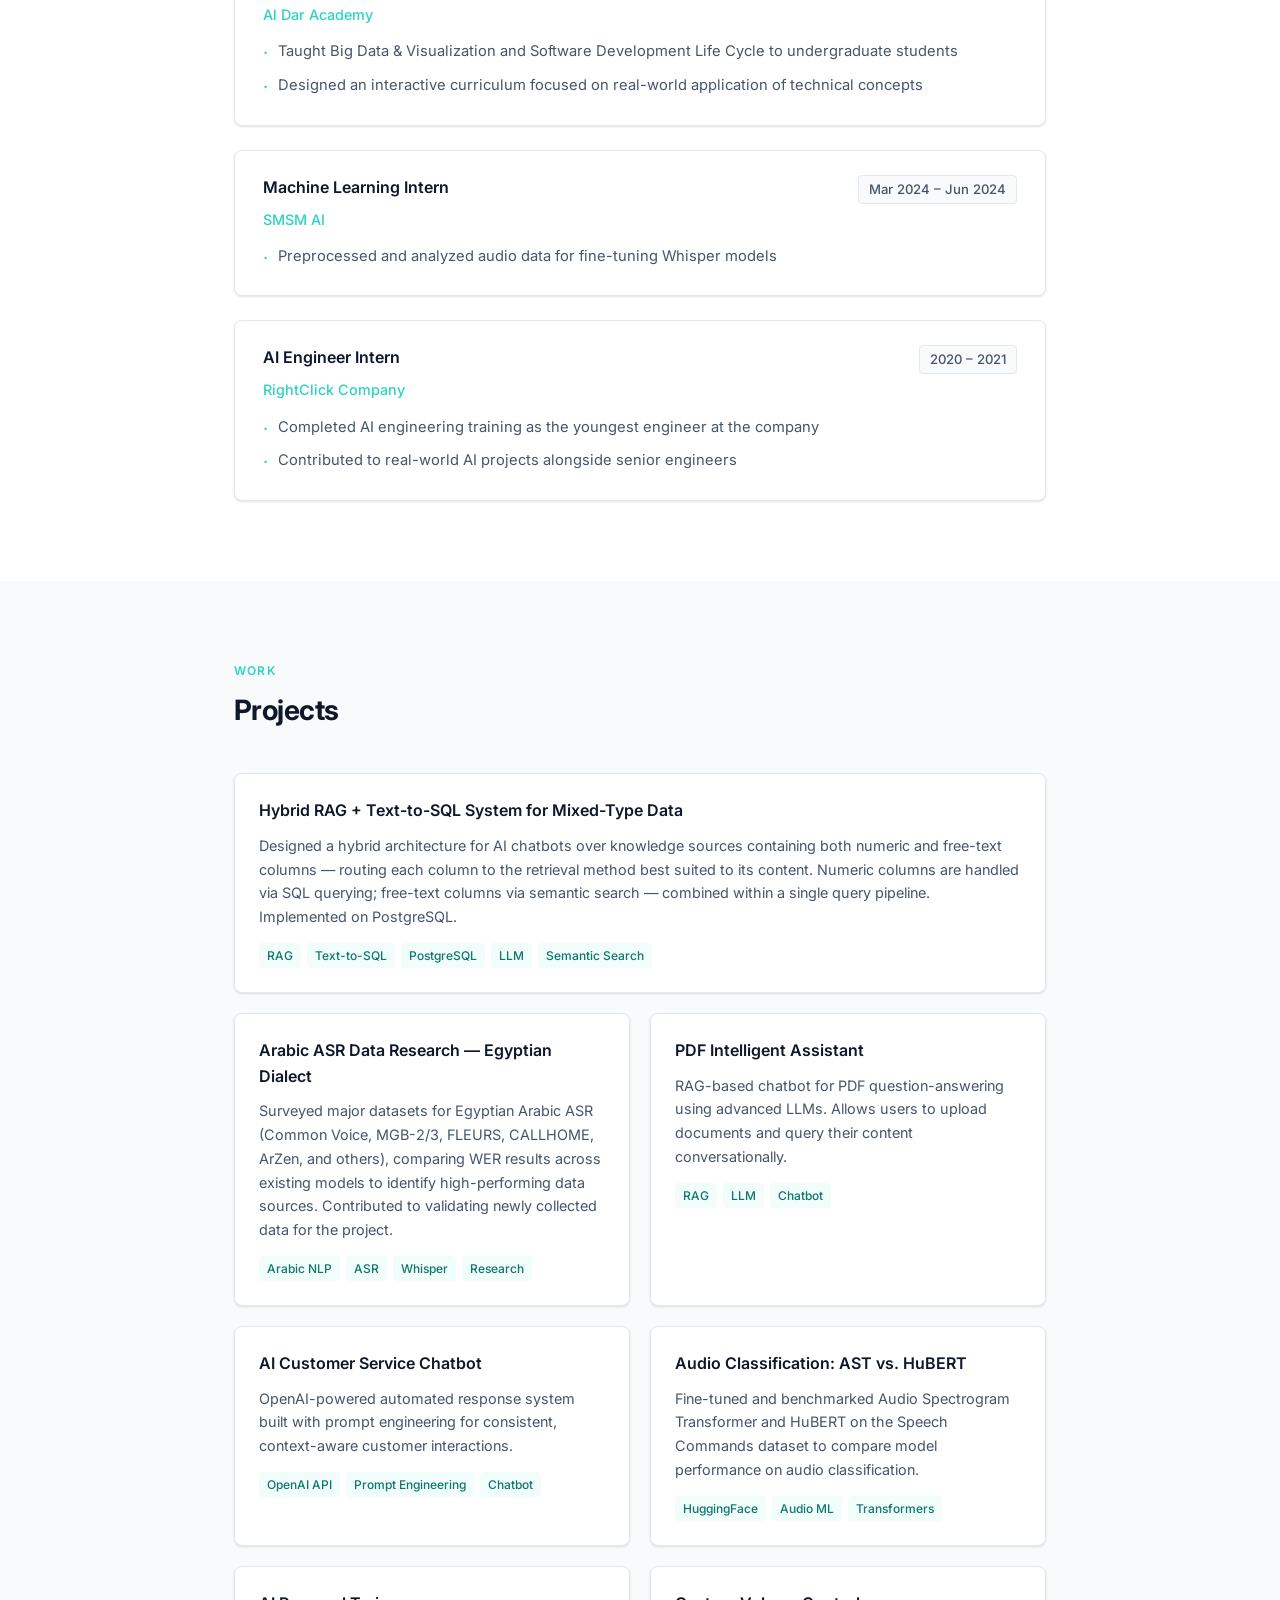
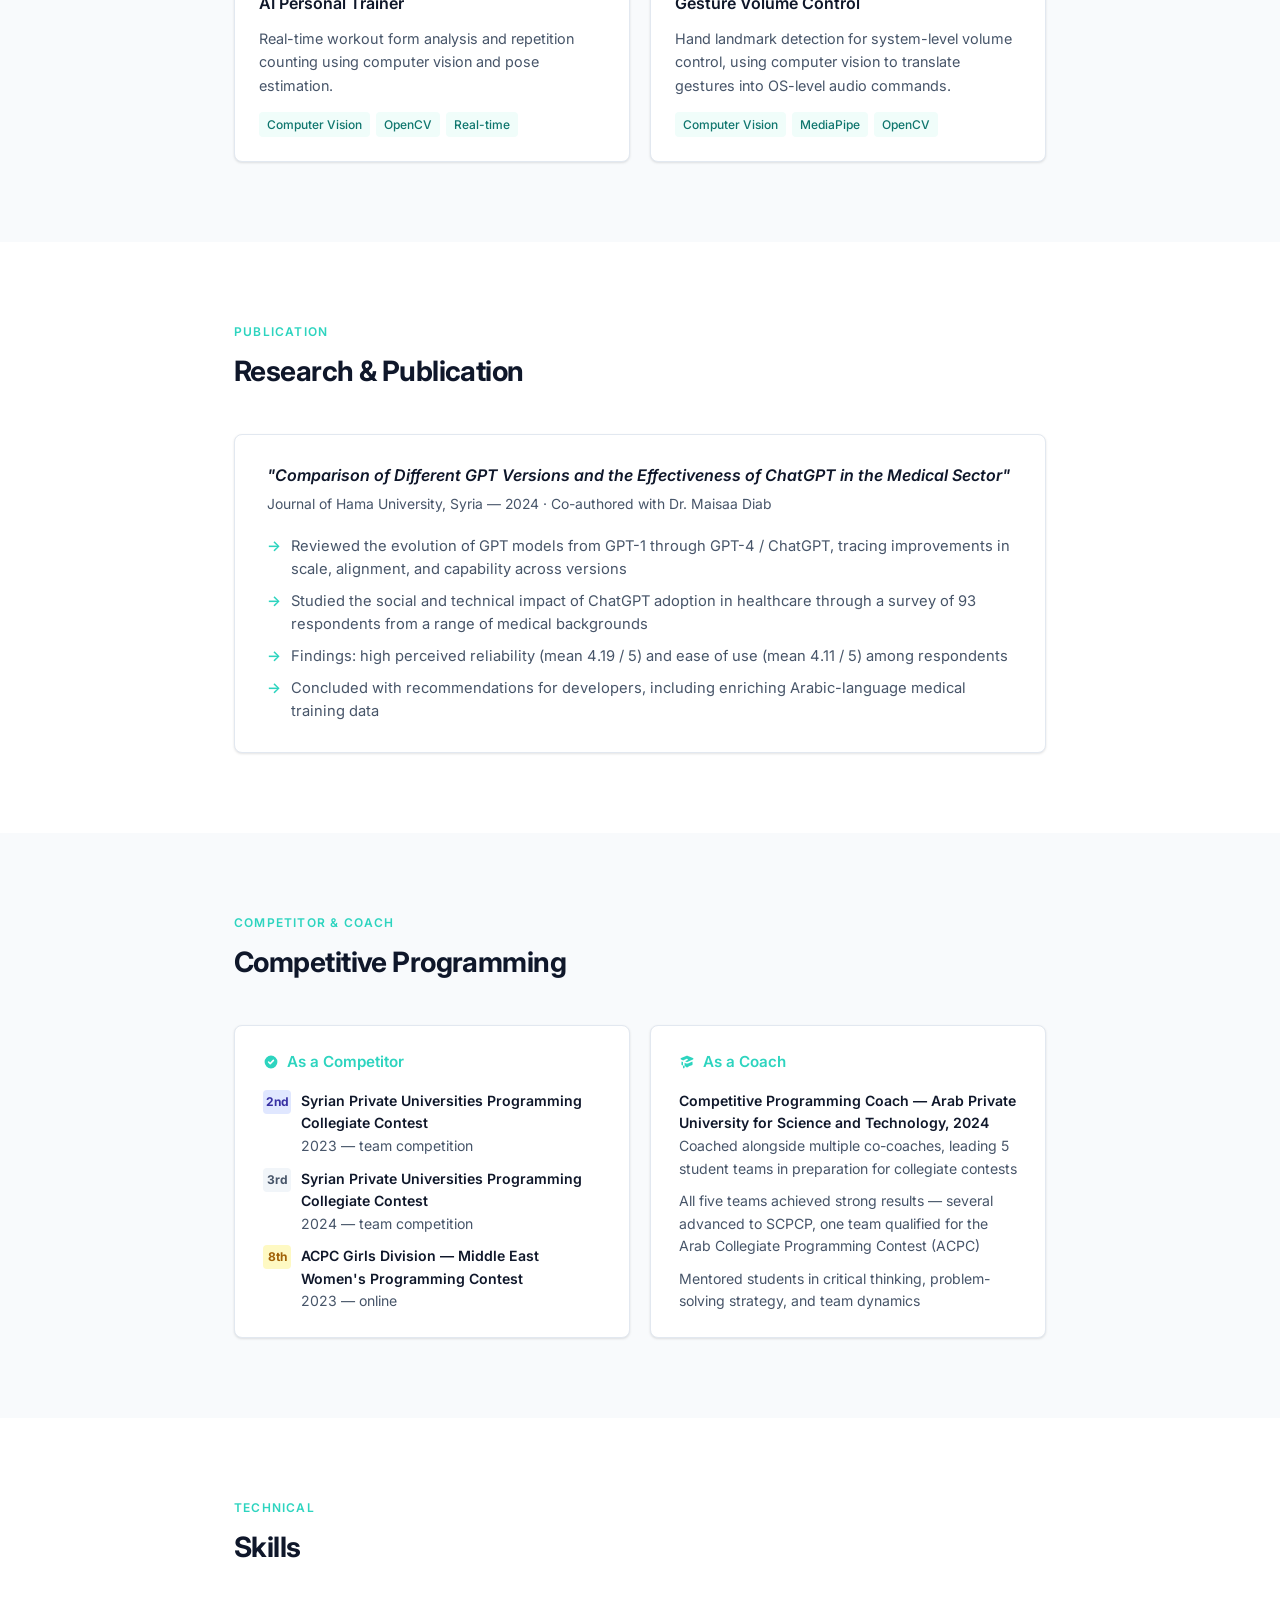
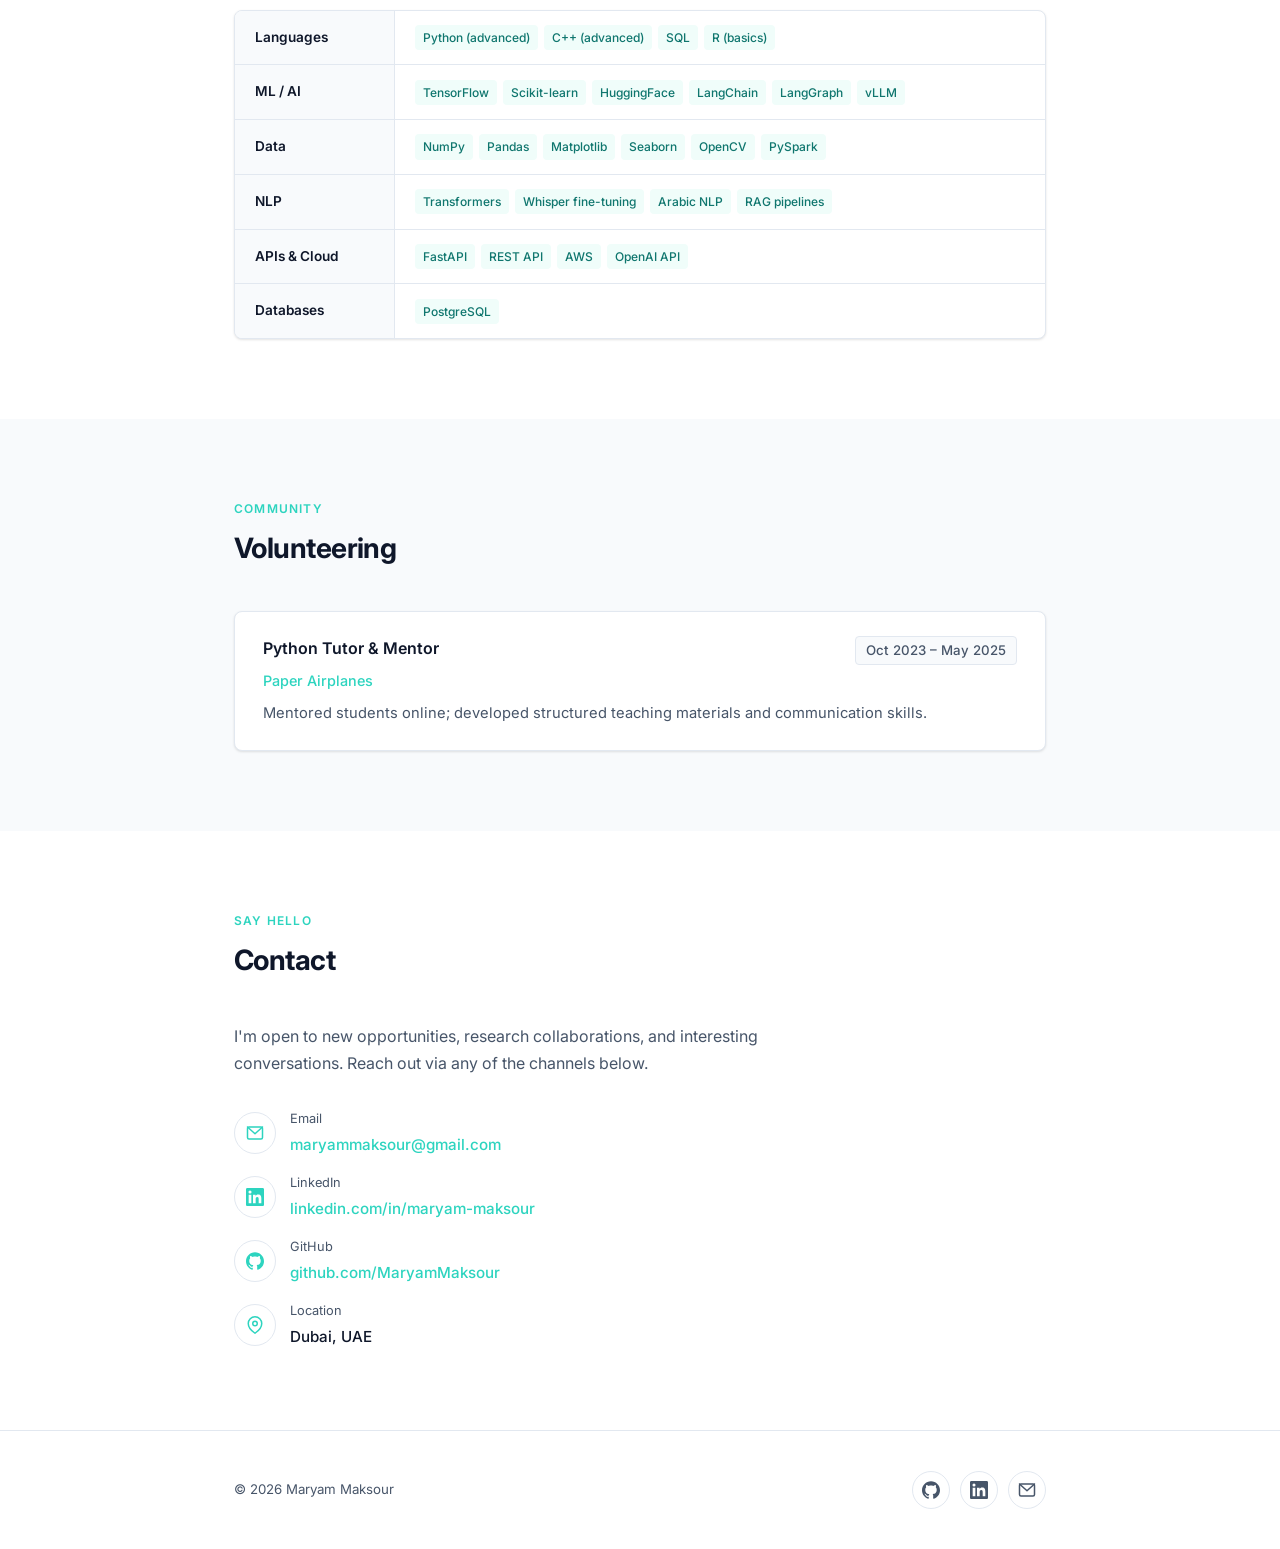
<file: index (1).html>
<!DOCTYPE html>
<html lang="en">
<head>
  <meta charset="UTF-8">
  <meta name="viewport" content="width=device-width, initial-scale=1.0">
  <title>Maryam Maksour — AI Engineer</title>
  <link rel="preconnect" href="https://fonts.googleapis.com">
  <link href="https://fonts.googleapis.com/css2?family=Inter:wght@300;400;500;600;700&display=swap" rel="stylesheet">
  <style>
    *, *::before, *::after { box-sizing: border-box; margin: 0; padding: 0; }

    :root {
      --bg: #ffffff;
      --bg-alt: #f8fafc;
      --text: #0f172a;
      --text-secondary: #475569;
      --accent: #2dd4bf;
      --accent-hover: #5eead4;
      --border: #e2e8f0;
      --tag-bg: #f0fdfa;
      --tag-text: #0f766e;
      --nav-h: 64px;
      --radius: 8px;
      --shadow: 0 1px 3px rgba(0,0,0,0.08), 0 1px 2px rgba(0,0,0,0.04);
      --shadow-md: 0 4px 16px rgba(0,0,0,0.08);
    }

    html { scroll-behavior: smooth; }

    body {
      font-family: 'Inter', system-ui, -apple-system, sans-serif;
      background: var(--bg);
      color: var(--text);
      line-height: 1.6;
      font-size: 16px;
    }

    a { color: var(--accent); text-decoration: none; transition: color .2s; }
    a:hover { color: var(--accent-hover); }

    .container { max-width: 860px; margin: 0 auto; padding: 0 24px; }

    /* ── NAV ── */
    header {
      position: sticky;
      top: 0;
      z-index: 100;
      background: rgba(255,255,255,0.95);
      backdrop-filter: blur(8px);
      border-bottom: 1px solid var(--border);
      height: var(--nav-h);
    }

    nav {
      display: flex;
      align-items: center;
      justify-content: space-between;
      height: 100%;
    }

    .nav-logo {
      font-weight: 700;
      font-size: 1rem;
      color: var(--text);
      letter-spacing: -.01em;
    }

    .nav-links {
      display: flex;
      list-style: none;
      gap: 4px;
    }

    .nav-links a {
      font-size: .85rem;
      font-weight: 500;
      color: var(--text-secondary);
      padding: 6px 10px;
      border-radius: 6px;
      transition: color .2s, background .2s;
    }

    .nav-links a:hover {
      color: var(--text);
      background: var(--bg-alt);
    }

    .hamburger {
      display: none;
      flex-direction: column;
      gap: 5px;
      cursor: pointer;
      padding: 4px;
    }

    .hamburger span {
      display: block;
      width: 22px;
      height: 2px;
      background: var(--text);
      border-radius: 2px;
      transition: .3s;
    }

    .mobile-menu {
      display: none;
      position: fixed;
      top: var(--nav-h);
      left: 0; right: 0;
      background: #fff;
      border-bottom: 1px solid var(--border);
      padding: 16px 24px;
      flex-direction: column;
      gap: 4px;
      z-index: 99;
    }

    .mobile-menu.open { display: flex; }

    .mobile-menu a {
      font-size: .95rem;
      font-weight: 500;
      color: var(--text-secondary);
      padding: 10px 12px;
      border-radius: 6px;
    }

    .mobile-menu a:hover { background: var(--bg-alt); color: var(--text); }

    /* ── SECTIONS ── */
    section { padding: 80px 0; }
    section:nth-child(even) { background: var(--bg-alt); }

    .section-label {
      font-size: .75rem;
      font-weight: 600;
      letter-spacing: .1em;
      text-transform: uppercase;
      color: var(--accent);
      margin-bottom: 8px;
    }

    .section-title {
      font-size: 1.75rem;
      font-weight: 700;
      letter-spacing: -.02em;
      margin-bottom: 40px;
    }

    /* ── HERO ── */
    .hero {
      padding: calc(var(--nav-h) + 72px) 0 80px;
      background: var(--bg);
    }

    .hero-inner { max-width: 620px; }

    .hero-name {
      font-size: clamp(2.2rem, 5vw, 3rem);
      font-weight: 700;
      letter-spacing: -.03em;
      line-height: 1.1;
      margin-bottom: 12px;
    }

    .hero-title {
      font-size: 1.15rem;
      font-weight: 500;
      color: var(--accent);
      margin-bottom: 16px;
    }

    .hero-tagline {
      font-size: 1.05rem;
      color: var(--text-secondary);
      margin-bottom: 36px;
      max-width: 520px;
      line-height: 1.7;
    }

    .hero-actions {
      display: flex;
      flex-wrap: wrap;
      gap: 12px;
      align-items: center;
    }

    .btn {
      display: inline-flex;
      align-items: center;
      gap: 8px;
      padding: 10px 20px;
      border-radius: var(--radius);
      font-size: .9rem;
      font-weight: 600;
      transition: all .2s;
      cursor: pointer;
      border: none;
    }

    .btn-primary {
      background: var(--accent);
      color: #fff;
    }

    .btn-primary:hover {
      background: var(--accent-hover);
      color: #fff;
      transform: translateY(-1px);
      box-shadow: 0 4px 12px rgba(30,64,175,.25);
    }

    .btn-ghost {
      background: transparent;
      color: var(--text-secondary);
      border: 1px solid var(--border);
    }

    .btn-ghost:hover {
      background: var(--bg-alt);
      color: var(--text);
      border-color: #cbd5e1;
    }

    .hero-links {
      display: flex;
      gap: 12px;
      align-items: center;
      margin-left: 8px;
    }

    .icon-link {
      display: flex;
      align-items: center;
      justify-content: center;
      width: 38px;
      height: 38px;
      border-radius: 50%;
      border: 1px solid var(--border);
      color: var(--text-secondary);
      transition: all .2s;
    }

    .icon-link:hover {
      border-color: var(--accent);
      color: var(--accent);
      background: var(--tag-bg);
    }

    .icon-link svg { width: 18px; height: 18px; }

    /* ── EDUCATION ── */
    .edu-card {
      background: var(--bg);
      border: 1px solid var(--border);
      border-radius: var(--radius);
      padding: 28px 32px;
      box-shadow: var(--shadow);
    }

    .edu-head {
      display: flex;
      justify-content: space-between;
      align-items: flex-start;
      flex-wrap: wrap;
      gap: 8px;
      margin-bottom: 6px;
    }

    .edu-degree { font-size: 1.05rem; font-weight: 600; }
    .edu-school { color: var(--text-secondary); font-size: .95rem; margin-bottom: 16px; }
    .edu-date {
      font-size: .83rem;
      font-weight: 500;
      color: var(--text-secondary);
      background: var(--bg-alt);
      border: 1px solid var(--border);
      border-radius: 4px;
      padding: 3px 10px;
      white-space: nowrap;
    }

    .edu-highlights { list-style: none; display: flex; flex-direction: column; gap: 8px; }

    .edu-highlights li {
      display: flex;
      gap: 10px;
      font-size: .93rem;
      color: var(--text-secondary);
    }

    .edu-highlights li::before {
      content: '→';
      color: var(--accent);
      font-weight: 600;
      flex-shrink: 0;
    }

    .edu-highlights strong { color: var(--text); }

    /* ── EXPERIENCE ── */
    .exp-list { display: flex; flex-direction: column; gap: 24px; }

    .exp-card {
      background: var(--bg);
      border: 1px solid var(--border);
      border-radius: var(--radius);
      padding: 24px 28px;
      box-shadow: var(--shadow);
    }

    .exp-head {
      display: flex;
      justify-content: space-between;
      align-items: flex-start;
      flex-wrap: wrap;
      gap: 8px;
      margin-bottom: 4px;
    }

    .exp-role { font-size: 1rem; font-weight: 600; }
    .exp-date {
      font-size: .82rem;
      font-weight: 500;
      color: var(--text-secondary);
      background: var(--bg-alt);
      border: 1px solid var(--border);
      border-radius: 4px;
      padding: 3px 10px;
      white-space: nowrap;
    }
    .exp-company { color: var(--accent); font-size: .9rem; font-weight: 500; margin-bottom: 14px; }

    .exp-bullets { list-style: none; display: flex; flex-direction: column; gap: 7px; }

    .exp-bullets li {
      display: flex;
      gap: 10px;
      font-size: .92rem;
      color: var(--text-secondary);
    }

    .exp-bullets li::before {
      content: '·';
      color: var(--accent);
      font-size: 1.2rem;
      line-height: 1.4;
      flex-shrink: 0;
    }

    /* ── PROJECTS ── */
    .projects-grid {
      display: grid;
      grid-template-columns: 1fr 1fr;
      gap: 20px;
    }

    .proj-card {
      background: var(--bg);
      border: 1px solid var(--border);
      border-radius: var(--radius);
      padding: 24px;
      box-shadow: var(--shadow);
      display: flex;
      flex-direction: column;
      gap: 10px;
      transition: box-shadow .2s, transform .2s;
    }

    .proj-card:hover {
      box-shadow: var(--shadow-md);
      transform: translateY(-4px);
      border-color: var(--accent);
    }

    .proj-card.featured {
      grid-column: 1 / -1;
    }

    .proj-title { font-size: 1rem; font-weight: 600; }

    .proj-desc { font-size: .9rem; color: var(--text-secondary); line-height: 1.65; }

    .proj-tags {
      display: flex;
      flex-wrap: wrap;
      gap: 6px;
      margin-top: 4px;
    }

    .tag {
      font-size: .75rem;
      font-weight: 500;
      background: var(--tag-bg);
      color: var(--tag-text);
      border-radius: 4px;
      padding: 3px 8px;
    }

    /* ── RESEARCH ── */
    .research-card {
      background: var(--bg);
      border: 1px solid var(--border);
      border-radius: var(--radius);
      padding: 28px 32px;
      box-shadow: var(--shadow);
    }

    .research-pub {
      font-size: 1rem;
      font-weight: 600;
      margin-bottom: 4px;
      font-style: italic;
    }

    .research-venue {
      font-size: .87rem;
      color: var(--text-secondary);
      margin-bottom: 20px;
    }

    .research-bullets { list-style: none; display: flex; flex-direction: column; gap: 8px; }

    .research-bullets li {
      display: flex;
      gap: 10px;
      font-size: .92rem;
      color: var(--text-secondary);
    }

    .research-bullets li::before {
      content: '→';
      color: var(--accent);
      font-weight: 600;
      flex-shrink: 0;
    }

    /* ── COMPETITIVE PROGRAMMING ── */
    .cp-grid { display: grid; grid-template-columns: 1fr 1fr; gap: 20px; }

    .cp-card {
      background: var(--bg);
      border: 1px solid var(--border);
      border-radius: var(--radius);
      padding: 24px 28px;
      box-shadow: var(--shadow);
    }

    .cp-card-title {
      font-size: .95rem;
      font-weight: 600;
      color: var(--accent);
      margin-bottom: 16px;
      display: flex;
      align-items: center;
      gap: 8px;
    }

    .cp-items { display: flex; flex-direction: column; gap: 10px; }

    .cp-item { display: flex; gap: 10px; align-items: flex-start; }

    .cp-medal {
      font-size: .75rem;
      font-weight: 700;
      min-width: 28px;
      height: 24px;
      border-radius: 4px;
      display: flex;
      align-items: center;
      justify-content: center;
      flex-shrink: 0;
    }

    .medal-1 { background: #fef9c3; color: #a16207; }
    .medal-2 { background: #e0e7ff; color: #3730a3; }
    .medal-3 { background: #f1f5f9; color: #475569; }

    .cp-item-text { font-size: .88rem; color: var(--text-secondary); }
    .cp-item-text strong { color: var(--text); font-weight: 600; display: block; }

    /* ── SKILLS ── */
    .skills-table {
      background: var(--bg);
      border: 1px solid var(--border);
      border-radius: var(--radius);
      overflow: hidden;
      box-shadow: var(--shadow);
    }

    .skill-row {
      display: grid;
      grid-template-columns: 160px 1fr;
      border-bottom: 1px solid var(--border);
    }

    .skill-row:last-child { border-bottom: none; }

    .skill-cat {
      padding: 16px 20px;
      font-size: .85rem;
      font-weight: 600;
      color: var(--text);
      background: var(--bg-alt);
      border-right: 1px solid var(--border);
      display: flex;
      align-items: center;
    }

    .skill-list {
      padding: 14px 20px;
      display: flex;
      flex-wrap: wrap;
      gap: 6px;
      align-items: center;
    }

    /* ── VOLUNTEERING ── */
    .vol-card {
      background: var(--bg);
      border: 1px solid var(--border);
      border-radius: var(--radius);
      padding: 24px 28px;
      box-shadow: var(--shadow);
    }

    .vol-head {
      display: flex;
      justify-content: space-between;
      align-items: flex-start;
      flex-wrap: wrap;
      gap: 8px;
      margin-bottom: 4px;
    }

    .vol-role { font-size: 1rem; font-weight: 600; }
    .vol-org { color: var(--accent); font-size: .9rem; font-weight: 500; margin-bottom: 10px; }
    .vol-desc { font-size: .92rem; color: var(--text-secondary); }

    /* ── CONTACT ── */
    .contact-inner {
      max-width: 560px;
    }

    .contact-desc {
      font-size: 1rem;
      color: var(--text-secondary);
      margin-bottom: 32px;
      line-height: 1.7;
    }

    .contact-items { display: flex; flex-direction: column; gap: 16px; }

    .contact-item {
      display: flex;
      align-items: center;
      gap: 14px;
    }

    .contact-icon {
      width: 42px;
      height: 42px;
      border-radius: 50%;
      border: 1px solid var(--border);
      display: flex;
      align-items: center;
      justify-content: center;
      color: var(--accent);
      flex-shrink: 0;
      background: var(--bg);
    }

    .contact-icon svg { width: 18px; height: 18px; }

    .contact-link-label {
      font-size: .8rem;
      color: var(--text-secondary);
      margin-bottom: 2px;
    }

    .contact-link-value {
      font-size: .95rem;
      font-weight: 500;
    }

    /* ── FOOTER ── */
    footer {
      padding: 40px 0;
      border-top: 1px solid var(--border);
      background: var(--bg);
    }

    .footer-inner {
      display: flex;
      justify-content: space-between;
      align-items: center;
      flex-wrap: wrap;
      gap: 16px;
    }

    .footer-copy {
      font-size: .83rem;
      color: var(--text-secondary);
    }

    .footer-links { display: flex; gap: 10px; }

    /* ── RESPONSIVE ── */
    @media (max-width: 700px) {
      .nav-links { display: none; }
      .hamburger { display: flex; }

      section { padding: 60px 0; }

      .hero { padding: calc(var(--nav-h) + 48px) 0 60px; }

      .projects-grid { grid-template-columns: 1fr; }
      .proj-card.featured { grid-column: 1; }

      .cp-grid { grid-template-columns: 1fr; }

      .skill-row { grid-template-columns: 1fr; }
      .skill-cat { border-right: none; border-bottom: 1px solid var(--border); }

      .edu-head, .exp-head, .vol-head { flex-direction: column; }

      .footer-inner { flex-direction: column; align-items: flex-start; }
    }

    /* ── SCROLL REVEAL ── */
    .reveal {
      opacity: 0;
      transform: translateY(14px);
      transition: opacity 350ms ease-out, transform 350ms ease-out;
    }
    .reveal.visible {
      opacity: 1;
      transform: translateY(0);
    }
  </style>
</head>
<body>

  <!-- ── HEADER ── -->
  <header>
    <div class="container">
      <nav>
        <span class="nav-logo">Maryam Maksour</span>
        <ul class="nav-links">
          <li><a href="#education">Education</a></li>
          <li><a href="#experience">Experience</a></li>
          <li><a href="#projects">Projects</a></li>
          <li><a href="#research">Research</a></li>
          <li><a href="#competitive">Competitive</a></li>
          <li><a href="#skills">Skills</a></li>
          <li><a href="#volunteering">Volunteering</a></li>
          <li><a href="#contact">Contact</a></li>
        </ul>
        <button class="hamburger" onclick="toggleMenu()" aria-label="Menu">
          <span></span><span></span><span></span>
        </button>
      </nav>
    </div>
  </header>

  <nav class="mobile-menu" id="mobileMenu">
    <a href="#education" onclick="closeMenu()">Education</a>
    <a href="#experience" onclick="closeMenu()">Experience</a>
    <a href="#projects" onclick="closeMenu()">Projects</a>
    <a href="#research" onclick="closeMenu()">Research</a>
    <a href="#competitive" onclick="closeMenu()">Competitive</a>
    <a href="#skills" onclick="closeMenu()">Skills</a>
    <a href="#volunteering" onclick="closeMenu()">Volunteering</a>
    <a href="#contact" onclick="closeMenu()">Contact</a>
  </nav>

  <!-- ── HERO ── -->
  <section class="hero" id="home">
    <div class="container">
      <div class="hero-inner">
        <div class="hero-name">Maryam Maksour</div>
        <div class="hero-title">AI Engineer</div>
        <p class="hero-tagline">
          Building production-grade AI systems at the intersection of language, data, and healthcare — with a background in competitive programming that shapes every problem I solve.
        </p>
        <div class="hero-actions">
          <a href="CV.pdf" class="btn btn-primary" download>
            <svg viewBox="0 0 20 20" fill="currentColor" width="16" height="16"><path fill-rule="evenodd" d="M3 17a1 1 0 011-1h12a1 1 0 110 2H4a1 1 0 01-1-1zm3.293-7.707a1 1 0 011.414 0L9 10.586V3a1 1 0 112 0v7.586l1.293-1.293a1 1 0 111.414 1.414l-3 3a1 1 0 01-1.414 0l-3-3a1 1 0 010-1.414z" clip-rule="evenodd"/></svg>
            Download CV
          </a>
          <a href="#contact" class="btn btn-ghost">Get in touch</a>
          <div class="hero-links">
            <!-- GitHub -->
            <a href="https://github.com/MaryamMaksour" target="_blank" rel="noopener" class="icon-link" aria-label="GitHub">
              <svg viewBox="0 0 24 24" fill="currentColor"><path d="M12 .297c-6.63 0-12 5.373-12 12 0 5.303 3.438 9.8 8.205 11.385.6.113.82-.258.82-.577 0-.285-.01-1.04-.015-2.04-3.338.724-4.042-1.61-4.042-1.61C4.422 18.07 3.633 17.7 3.633 17.7c-1.087-.744.084-.729.084-.729 1.205.084 1.838 1.236 1.838 1.236 1.07 1.835 2.809 1.305 3.495.998.108-.776.417-1.305.76-1.605-2.665-.3-5.466-1.332-5.466-5.93 0-1.31.465-2.38 1.235-3.22-.135-.303-.54-1.523.105-3.176 0 0 1.005-.322 3.3 1.23.96-.267 1.98-.399 3-.405 1.02.006 2.04.138 3 .405 2.28-1.552 3.285-1.23 3.285-1.23.645 1.653.24 2.873.12 3.176.765.84 1.23 1.91 1.23 3.22 0 4.61-2.805 5.625-5.475 5.92.42.36.81 1.096.81 2.22 0 1.606-.015 2.896-.015 3.286 0 .315.21.69.825.57C20.565 22.092 24 17.592 24 12.297c0-6.627-5.373-12-12-12"/></svg>
            </a>
            <!-- LinkedIn -->
            <a href="https://linkedin.com/in/maryam-maksour" target="_blank" rel="noopener" class="icon-link" aria-label="LinkedIn">
              <svg viewBox="0 0 24 24" fill="currentColor"><path d="M20.447 20.452h-3.554v-5.569c0-1.328-.027-3.037-1.852-3.037-1.853 0-2.136 1.445-2.136 2.939v5.667H9.351V9h3.414v1.561h.046c.477-.9 1.637-1.85 3.37-1.85 3.601 0 4.267 2.37 4.267 5.455v6.286zM5.337 7.433a2.062 2.062 0 01-2.063-2.065 2.064 2.064 0 112.063 2.065zm1.782 13.019H3.555V9h3.564v11.452zM22.225 0H1.771C.792 0 0 .774 0 1.729v20.542C0 23.227.792 24 1.771 24h20.451C23.2 24 24 23.227 24 22.271V1.729C24 .774 23.2 0 22.222 0h.003z"/></svg>
            </a>
            <!-- Email -->
            <a href="mailto:maryammaksour@gmail.com" class="icon-link" aria-label="Email">
              <svg viewBox="0 0 24 24" fill="none" stroke="currentColor" stroke-width="2" stroke-linecap="round" stroke-linejoin="round"><rect x="2" y="4" width="20" height="16" rx="2"/><polyline points="2,4 12,13 22,4"/></svg>
            </a>
          </div>
        </div>
      </div>
    </div>
  </section>

  <!-- ── EDUCATION ── -->
  <section id="education">
    <div class="container">
      <div class="section-label">Background</div>
      <h2 class="section-title">Education</h2>
      <div class="edu-card">
        <div class="edu-head">
          <div class="edu-degree">Bachelor of Science — Information Technology</div>
          <span class="edu-date">2019 – 2024</span>
        </div>
        <div class="edu-school">Arab Private University for Science and Technology, Hama, Syria</div>
        <ul class="edu-highlights">
          <li><strong>GPA 3.59 / 4.00 — ranked 2nd in cohort</strong></li>
          <li>Consistently ranked among the <strong>top 3 students</strong> in the program throughout all four years</li>
          <li><strong>Graduation Project:</strong> Integrated ChatGPT into a mobile application designed to help Information Technology / Informatics Engineering students prepare for Syria's national licensing examination</li>
        </ul>
      </div>
    </div>
  </section>

  <!-- ── EXPERIENCE ── -->
  <section id="experience">
    <div class="container">
      <div class="section-label">Career</div>
      <h2 class="section-title">Experience</h2>
      <div class="exp-list">

        <div class="exp-card">
          <div class="exp-head">
            <div class="exp-role">AI Engineer</div>
            <span class="exp-date">Aug 2025 – Mar 2026</span>
          </div>
          <div class="exp-company">Evolutions</div>
          <ul class="exp-bullets">
            <li>Built a production-grade agentic AI system: a ReAct-based AI agent using vLLM for high-throughput local inference</li>
            <li>Orchestrated multi-step reasoning workflows with LangGraph state machines</li>
            <li>Designed a modular tool architecture enabling autonomous task decomposition and sequential tool chaining</li>
          </ul>
        </div>

        <div class="exp-card">
          <div class="exp-head">
            <div class="exp-role">Instructor — Big Data &amp; SDLC</div>
            <span class="exp-date">Jan 2025 – Mar 2025</span>
          </div>
          <div class="exp-company">Al Dar Academy</div>
          <ul class="exp-bullets">
            <li>Taught Big Data &amp; Visualization and Software Development Life Cycle to undergraduate students</li>
            <li>Designed an interactive curriculum focused on real-world application of technical concepts</li>
          </ul>
        </div>

        <div class="exp-card">
          <div class="exp-head">
            <div class="exp-role">Machine Learning Intern</div>
            <span class="exp-date">Mar 2024 – Jun 2024</span>
          </div>
          <div class="exp-company">SMSM AI</div>
          <ul class="exp-bullets">
            <li>Preprocessed and analyzed audio data for fine-tuning Whisper models</li>
          </ul>
        </div>

        <div class="exp-card">
          <div class="exp-head">
            <div class="exp-role">AI Engineer Intern</div>
            <span class="exp-date">2020 – 2021</span>
          </div>
          <div class="exp-company">RightClick Company</div>
          <ul class="exp-bullets">
            <li>Completed AI engineering training as the youngest engineer at the company</li>
            <li>Contributed to real-world AI projects alongside senior engineers</li>
          </ul>
        </div>

      </div>
    </div>
  </section>

  <!-- ── PROJECTS ── -->
  <section id="projects">
    <div class="container">
      <div class="section-label">Work</div>
      <h2 class="section-title">Projects</h2>
      <div class="projects-grid">

        <div class="proj-card featured">
          <div class="proj-title">Hybrid RAG + Text-to-SQL System for Mixed-Type Data</div>
          <div class="proj-desc">
            Designed a hybrid architecture for AI chatbots over knowledge sources containing both numeric and free-text columns — routing each column to the retrieval method best suited to its content. Numeric columns are handled via SQL querying; free-text columns via semantic search — combined within a single query pipeline. Implemented on PostgreSQL.
          </div>
          <div class="proj-tags">
            <span class="tag">RAG</span>
            <span class="tag">Text-to-SQL</span>
            <span class="tag">PostgreSQL</span>
            <span class="tag">LLM</span>
            <span class="tag">Semantic Search</span>
          </div>
        </div>

        <div class="proj-card">
          <div class="proj-title">Arabic ASR Data Research — Egyptian Dialect</div>
          <div class="proj-desc">
            Surveyed major datasets for Egyptian Arabic ASR (Common Voice, MGB-2/3, FLEURS, CALLHOME, ArZen, and others), comparing WER results across existing models to identify high-performing data sources. Contributed to validating newly collected data for the project.
          </div>
          <div class="proj-tags">
            <span class="tag">Arabic NLP</span>
            <span class="tag">ASR</span>
            <span class="tag">Whisper</span>
            <span class="tag">Research</span>
          </div>
        </div>

        <div class="proj-card">
          <div class="proj-title">PDF Intelligent Assistant</div>
          <div class="proj-desc">
            RAG-based chatbot for PDF question-answering using advanced LLMs. Allows users to upload documents and query their content conversationally.
          </div>
          <div class="proj-tags">
            <span class="tag">RAG</span>
            <span class="tag">LLM</span>
            <span class="tag">Chatbot</span>
          </div>
        </div>

        <div class="proj-card">
          <div class="proj-title">AI Customer Service Chatbot</div>
          <div class="proj-desc">
            OpenAI-powered automated response system built with prompt engineering for consistent, context-aware customer interactions.
          </div>
          <div class="proj-tags">
            <span class="tag">OpenAI API</span>
            <span class="tag">Prompt Engineering</span>
            <span class="tag">Chatbot</span>
          </div>
        </div>

        <div class="proj-card">
          <div class="proj-title">Audio Classification: AST vs. HuBERT</div>
          <div class="proj-desc">
            Fine-tuned and benchmarked Audio Spectrogram Transformer and HuBERT on the Speech Commands dataset to compare model performance on audio classification.
          </div>
          <div class="proj-tags">
            <span class="tag">HuggingFace</span>
            <span class="tag">Audio ML</span>
            <span class="tag">Transformers</span>
          </div>
        </div>

        <div class="proj-card">
          <div class="proj-title">AI Personal Trainer</div>
          <div class="proj-desc">
            Real-time workout form analysis and repetition counting using computer vision and pose estimation.
          </div>
          <div class="proj-tags">
            <span class="tag">Computer Vision</span>
            <span class="tag">OpenCV</span>
            <span class="tag">Real-time</span>
          </div>
        </div>

        <div class="proj-card">
          <div class="proj-title">Gesture Volume Control</div>
          <div class="proj-desc">
            Hand landmark detection for system-level volume control, using computer vision to translate gestures into OS-level audio commands.
          </div>
          <div class="proj-tags">
            <span class="tag">Computer Vision</span>
            <span class="tag">MediaPipe</span>
            <span class="tag">OpenCV</span>
          </div>
        </div>

      </div>
    </div>
  </section>

  <!-- ── RESEARCH ── -->
  <section id="research">
    <div class="container">
      <div class="section-label">Publication</div>
      <h2 class="section-title">Research &amp; Publication</h2>
      <div class="research-card">
        <div class="research-pub">"Comparison of Different GPT Versions and the Effectiveness of ChatGPT in the Medical Sector"</div>
        <div class="research-venue">Journal of Hama University, Syria — 2024 · Co-authored with Dr. Maisaa Diab</div>
        <ul class="research-bullets">
          <li>Reviewed the evolution of GPT models from GPT-1 through GPT-4 / ChatGPT, tracing improvements in scale, alignment, and capability across versions</li>
          <li>Studied the social and technical impact of ChatGPT adoption in healthcare through a survey of 93 respondents from a range of medical backgrounds</li>
          <li>Findings: high perceived reliability (mean 4.19 / 5) and ease of use (mean 4.11 / 5) among respondents</li>
          <li>Concluded with recommendations for developers, including enriching Arabic-language medical training data</li>
        </ul>
      </div>
    </div>
  </section>

  <!-- ── COMPETITIVE PROGRAMMING ── -->
  <section id="competitive">
    <div class="container">
      <div class="section-label">Competitor &amp; Coach</div>
      <h2 class="section-title">Competitive Programming</h2>
      <div class="cp-grid">

        <div class="cp-card">
          <div class="cp-card-title">
            <svg viewBox="0 0 20 20" fill="currentColor" width="16" height="16"><path fill-rule="evenodd" d="M10 18a8 8 0 100-16 8 8 0 000 16zm3.707-9.293a1 1 0 00-1.414-1.414L9 10.586 7.707 9.293a1 1 0 00-1.414 1.414l2 2a1 1 0 001.414 0l4-4z" clip-rule="evenodd"/></svg>
            As a Competitor
          </div>
          <div class="cp-items">
            <div class="cp-item">
              <span class="cp-medal medal-2">2nd</span>
              <div class="cp-item-text">
                <strong>Syrian Private Universities Programming Collegiate Contest</strong>
                2023 — team competition
              </div>
            </div>
            <div class="cp-item">
              <span class="cp-medal medal-3">3rd</span>
              <div class="cp-item-text">
                <strong>Syrian Private Universities Programming Collegiate Contest</strong>
                2024 — team competition
              </div>
            </div>
            <div class="cp-item">
              <span class="cp-medal medal-1">8th</span>
              <div class="cp-item-text">
                <strong>ACPC Girls Division — Middle East Women's Programming Contest</strong>
                2023 — online
              </div>
            </div>
          </div>
        </div>

        <div class="cp-card">
          <div class="cp-card-title">
            <svg viewBox="0 0 20 20" fill="currentColor" width="16" height="16"><path d="M10.394 2.08a1 1 0 00-.788 0l-7 3a1 1 0 000 1.84L5.25 8.051a.999.999 0 01.356-.257l4-1.714a1 1 0 11.788 1.838L7.667 9.088l1.94.831a1 1 0 00.787 0l7-3a1 1 0 000-1.838l-7-3zM3.31 9.397L5 10.12v4.102a8.969 8.969 0 00-1.05-.174 1 1 0 01-.89-.89 11.115 11.115 0 01.25-3.762zM9.3 16.573A9.026 9.026 0 007 14.935v-3.957l1.818.78a3 3 0 002.364 0l5.508-2.361a11.026 11.026 0 01.25 3.762 1 1 0 01-.89.89 8.968 8.968 0 00-5.35 2.524 1 1 0 01-1.4 0zM6 18a1 1 0 001-1v-2.065a8.935 8.935 0 00-2-.712V17a1 1 0 001 1z"/></svg>
            As a Coach
          </div>
          <div class="cp-items">
            <div class="cp-item">
              <div class="cp-item-text">
                <strong>Competitive Programming Coach — Arab Private University for Science and Technology, 2024</strong>
                Coached alongside multiple co-coaches, leading 5 student teams in preparation for collegiate contests
              </div>
            </div>
            <div class="cp-item">
              <div class="cp-item-text">
                All five teams achieved strong results — several advanced to SCPCP, one team qualified for the Arab Collegiate Programming Contest (ACPC)
              </div>
            </div>
            <div class="cp-item">
              <div class="cp-item-text">
                Mentored students in critical thinking, problem-solving strategy, and team dynamics
              </div>
            </div>
          </div>
        </div>

      </div>
    </div>
  </section>

  <!-- ── SKILLS ── -->
  <section id="skills">
    <div class="container">
      <div class="section-label">Technical</div>
      <h2 class="section-title">Skills</h2>
      <div class="skills-table">
        <div class="skill-row">
          <div class="skill-cat">Languages</div>
          <div class="skill-list">
            <span class="tag">Python (advanced)</span>
            <span class="tag">C++ (advanced)</span>
            <span class="tag">SQL</span>
            <span class="tag">R (basics)</span>
          </div>
        </div>
        <div class="skill-row">
          <div class="skill-cat">ML / AI</div>
          <div class="skill-list">
            <span class="tag">TensorFlow</span>
            <span class="tag">Scikit-learn</span>
            <span class="tag">HuggingFace</span>
            <span class="tag">LangChain</span>
            <span class="tag">LangGraph</span>
            <span class="tag">vLLM</span>
          </div>
        </div>
        <div class="skill-row">
          <div class="skill-cat">Data</div>
          <div class="skill-list">
            <span class="tag">NumPy</span>
            <span class="tag">Pandas</span>
            <span class="tag">Matplotlib</span>
            <span class="tag">Seaborn</span>
            <span class="tag">OpenCV</span>
            <span class="tag">PySpark</span>
          </div>
        </div>
        <div class="skill-row">
          <div class="skill-cat">NLP</div>
          <div class="skill-list">
            <span class="tag">Transformers</span>
            <span class="tag">Whisper fine-tuning</span>
            <span class="tag">Arabic NLP</span>
            <span class="tag">RAG pipelines</span>
          </div>
        </div>
        <div class="skill-row">
          <div class="skill-cat">APIs &amp; Cloud</div>
          <div class="skill-list">
            <span class="tag">FastAPI</span>
            <span class="tag">REST API</span>
            <span class="tag">AWS</span>
            <span class="tag">OpenAI API</span>
          </div>
        </div>
        <div class="skill-row">
          <div class="skill-cat">Databases</div>
          <div class="skill-list">
            <span class="tag">PostgreSQL</span>
          </div>
        </div>
      </div>
    </div>
  </section>

  <!-- ── VOLUNTEERING ── -->
  <section id="volunteering">
    <div class="container">
      <div class="section-label">Community</div>
      <h2 class="section-title">Volunteering</h2>
      <div class="vol-card">
        <div class="vol-head">
          <div class="vol-role">Python Tutor &amp; Mentor</div>
          <span class="edu-date">Oct 2023 – May 2025</span>
        </div>
        <div class="vol-org">Paper Airplanes</div>
        <div class="vol-desc">Mentored students online; developed structured teaching materials and communication skills.</div>
      </div>
    </div>
  </section>

  <!-- ── CONTACT ── -->
  <section id="contact">
    <div class="container">
      <div class="section-label">Say hello</div>
      <h2 class="section-title">Contact</h2>
      <div class="contact-inner">
        <p class="contact-desc">
          I'm open to new opportunities, research collaborations, and interesting conversations. Reach out via any of the channels below.
        </p>
        <div class="contact-items">
          <div class="contact-item">
            <div class="contact-icon">
              <svg viewBox="0 0 24 24" fill="none" stroke="currentColor" stroke-width="2" stroke-linecap="round" stroke-linejoin="round"><rect x="2" y="4" width="20" height="16" rx="2"/><polyline points="2,4 12,13 22,4"/></svg>
            </div>
            <div>
              <div class="contact-link-label">Email</div>
              <a href="mailto:maryammaksour@gmail.com" class="contact-link-value">maryammaksour@gmail.com</a>
            </div>
          </div>
          <div class="contact-item">
            <div class="contact-icon">
              <svg viewBox="0 0 24 24" fill="currentColor" width="18" height="18"><path d="M20.447 20.452h-3.554v-5.569c0-1.328-.027-3.037-1.852-3.037-1.853 0-2.136 1.445-2.136 2.939v5.667H9.351V9h3.414v1.561h.046c.477-.9 1.637-1.85 3.37-1.85 3.601 0 4.267 2.37 4.267 5.455v6.286zM5.337 7.433a2.062 2.062 0 01-2.063-2.065 2.064 2.064 0 112.063 2.065zm1.782 13.019H3.555V9h3.564v11.452zM22.225 0H1.771C.792 0 0 .774 0 1.729v20.542C0 23.227.792 24 1.771 24h20.451C23.2 24 24 23.227 24 22.271V1.729C24 .774 23.2 0 22.222 0h.003z"/></svg>
            </div>
            <div>
              <div class="contact-link-label">LinkedIn</div>
              <a href="https://linkedin.com/in/maryam-maksour" target="_blank" rel="noopener" class="contact-link-value">linkedin.com/in/maryam-maksour</a>
            </div>
          </div>
          <div class="contact-item">
            <div class="contact-icon">
              <svg viewBox="0 0 24 24" fill="currentColor" width="18" height="18"><path d="M12 .297c-6.63 0-12 5.373-12 12 0 5.303 3.438 9.8 8.205 11.385.6.113.82-.258.82-.577 0-.285-.01-1.04-.015-2.04-3.338.724-4.042-1.61-4.042-1.61C4.422 18.07 3.633 17.7 3.633 17.7c-1.087-.744.084-.729.084-.729 1.205.084 1.838 1.236 1.838 1.236 1.07 1.835 2.809 1.305 3.495.998.108-.776.417-1.305.76-1.605-2.665-.3-5.466-1.332-5.466-5.93 0-1.31.465-2.38 1.235-3.22-.135-.303-.54-1.523.105-3.176 0 0 1.005-.322 3.3 1.23.96-.267 1.98-.399 3-.405 1.02.006 2.04.138 3 .405 2.28-1.552 3.285-1.23 3.285-1.23.645 1.653.24 2.873.12 3.176.765.84 1.23 1.91 1.23 3.22 0 4.61-2.805 5.625-5.475 5.92.42.36.81 1.096.81 2.22 0 1.606-.015 2.896-.015 3.286 0 .315.21.69.825.57C20.565 22.092 24 17.592 24 12.297c0-6.627-5.373-12-12-12"/></svg>
            </div>
            <div>
              <div class="contact-link-label">GitHub</div>
              <a href="https://github.com/MaryamMaksour" target="_blank" rel="noopener" class="contact-link-value">github.com/MaryamMaksour</a>
            </div>
          </div>
          <div class="contact-item">
            <div class="contact-icon">
              <svg viewBox="0 0 24 24" fill="none" stroke="currentColor" stroke-width="2" stroke-linecap="round" stroke-linejoin="round"><path d="M21 10c0 7-9 13-9 13s-9-6-9-13a9 9 0 0118 0z"/><circle cx="12" cy="10" r="3"/></svg>
            </div>
            <div>
              <div class="contact-link-label">Location</div>
              <span class="contact-link-value" style="color:var(--text)">Dubai, UAE</span>
            </div>
          </div>
        </div>
      </div>
    </div>
  </section>

  <!-- ── FOOTER ── -->
  <footer>
    <div class="container">
      <div class="footer-inner">
        <span class="footer-copy">© 2026 Maryam Maksour</span>
        <div class="footer-links">
          <a href="https://github.com/MaryamMaksour" target="_blank" rel="noopener" class="icon-link" aria-label="GitHub">
            <svg viewBox="0 0 24 24" fill="currentColor" width="18" height="18"><path d="M12 .297c-6.63 0-12 5.373-12 12 0 5.303 3.438 9.8 8.205 11.385.6.113.82-.258.82-.577 0-.285-.01-1.04-.015-2.04-3.338.724-4.042-1.61-4.042-1.61C4.422 18.07 3.633 17.7 3.633 17.7c-1.087-.744.084-.729.084-.729 1.205.084 1.838 1.236 1.838 1.236 1.07 1.835 2.809 1.305 3.495.998.108-.776.417-1.305.76-1.605-2.665-.3-5.466-1.332-5.466-5.93 0-1.31.465-2.38 1.235-3.22-.135-.303-.54-1.523.105-3.176 0 0 1.005-.322 3.3 1.23.96-.267 1.98-.399 3-.405 1.02.006 2.04.138 3 .405 2.28-1.552 3.285-1.23 3.285-1.23.645 1.653.24 2.873.12 3.176.765.84 1.23 1.91 1.23 3.22 0 4.61-2.805 5.625-5.475 5.92.42.36.81 1.096.81 2.22 0 1.606-.015 2.896-.015 3.286 0 .315.21.69.825.57C20.565 22.092 24 17.592 24 12.297c0-6.627-5.373-12-12-12"/></svg>
          </a>
          <a href="https://linkedin.com/in/maryam-maksour" target="_blank" rel="noopener" class="icon-link" aria-label="LinkedIn">
            <svg viewBox="0 0 24 24" fill="currentColor" width="18" height="18"><path d="M20.447 20.452h-3.554v-5.569c0-1.328-.027-3.037-1.852-3.037-1.853 0-2.136 1.445-2.136 2.939v5.667H9.351V9h3.414v1.561h.046c.477-.9 1.637-1.85 3.37-1.85 3.601 0 4.267 2.37 4.267 5.455v6.286zM5.337 7.433a2.062 2.062 0 01-2.063-2.065 2.064 2.064 0 112.063 2.065zm1.782 13.019H3.555V9h3.564v11.452zM22.225 0H1.771C.792 0 0 .774 0 1.729v20.542C0 23.227.792 24 1.771 24h20.451C23.2 24 24 23.227 24 22.271V1.729C24 .774 23.2 0 22.222 0h.003z"/></svg>
          </a>
          <a href="mailto:maryammaksour@gmail.com" class="icon-link" aria-label="Email">
            <svg viewBox="0 0 24 24" fill="none" stroke="currentColor" stroke-width="2" stroke-linecap="round" stroke-linejoin="round" width="18" height="18"><rect x="2" y="4" width="20" height="16" rx="2"/><polyline points="2,4 12,13 22,4"/></svg>
          </a>
        </div>
      </div>
    </div>
  </footer>

  <script>
    function toggleMenu() {
      document.getElementById('mobileMenu').classList.toggle('open');
    }
    function closeMenu() {
      document.getElementById('mobileMenu').classList.remove('open');
    }

    // Highlight active nav link on scroll
    const sections = document.querySelectorAll('section[id]');
    const navLinks = document.querySelectorAll('.nav-links a');

    const observer = new IntersectionObserver(entries => {
      entries.forEach(entry => {
        if (entry.isIntersecting) {
          navLinks.forEach(a => {
            a.style.color = '';
            if (a.getAttribute('href') === '#' + entry.target.id) {
              a.style.color = 'var(--text)';
            }
          });
        }
      });
    }, { rootMargin: '-40% 0px -55% 0px' });

    sections.forEach(s => observer.observe(s));

    // Scroll reveal
    document.querySelectorAll('section:not(.hero)').forEach(s => s.classList.add('reveal'));

    const revealObserver = new IntersectionObserver(entries => {
      entries.forEach(entry => {
        if (entry.isIntersecting) {
          entry.target.classList.add('visible');
          revealObserver.unobserve(entry.target);
        }
      });
    }, { threshold: 0.08 });

    document.querySelectorAll('.reveal').forEach(el => revealObserver.observe(el));
  </script>
</body>
</html>
</file>
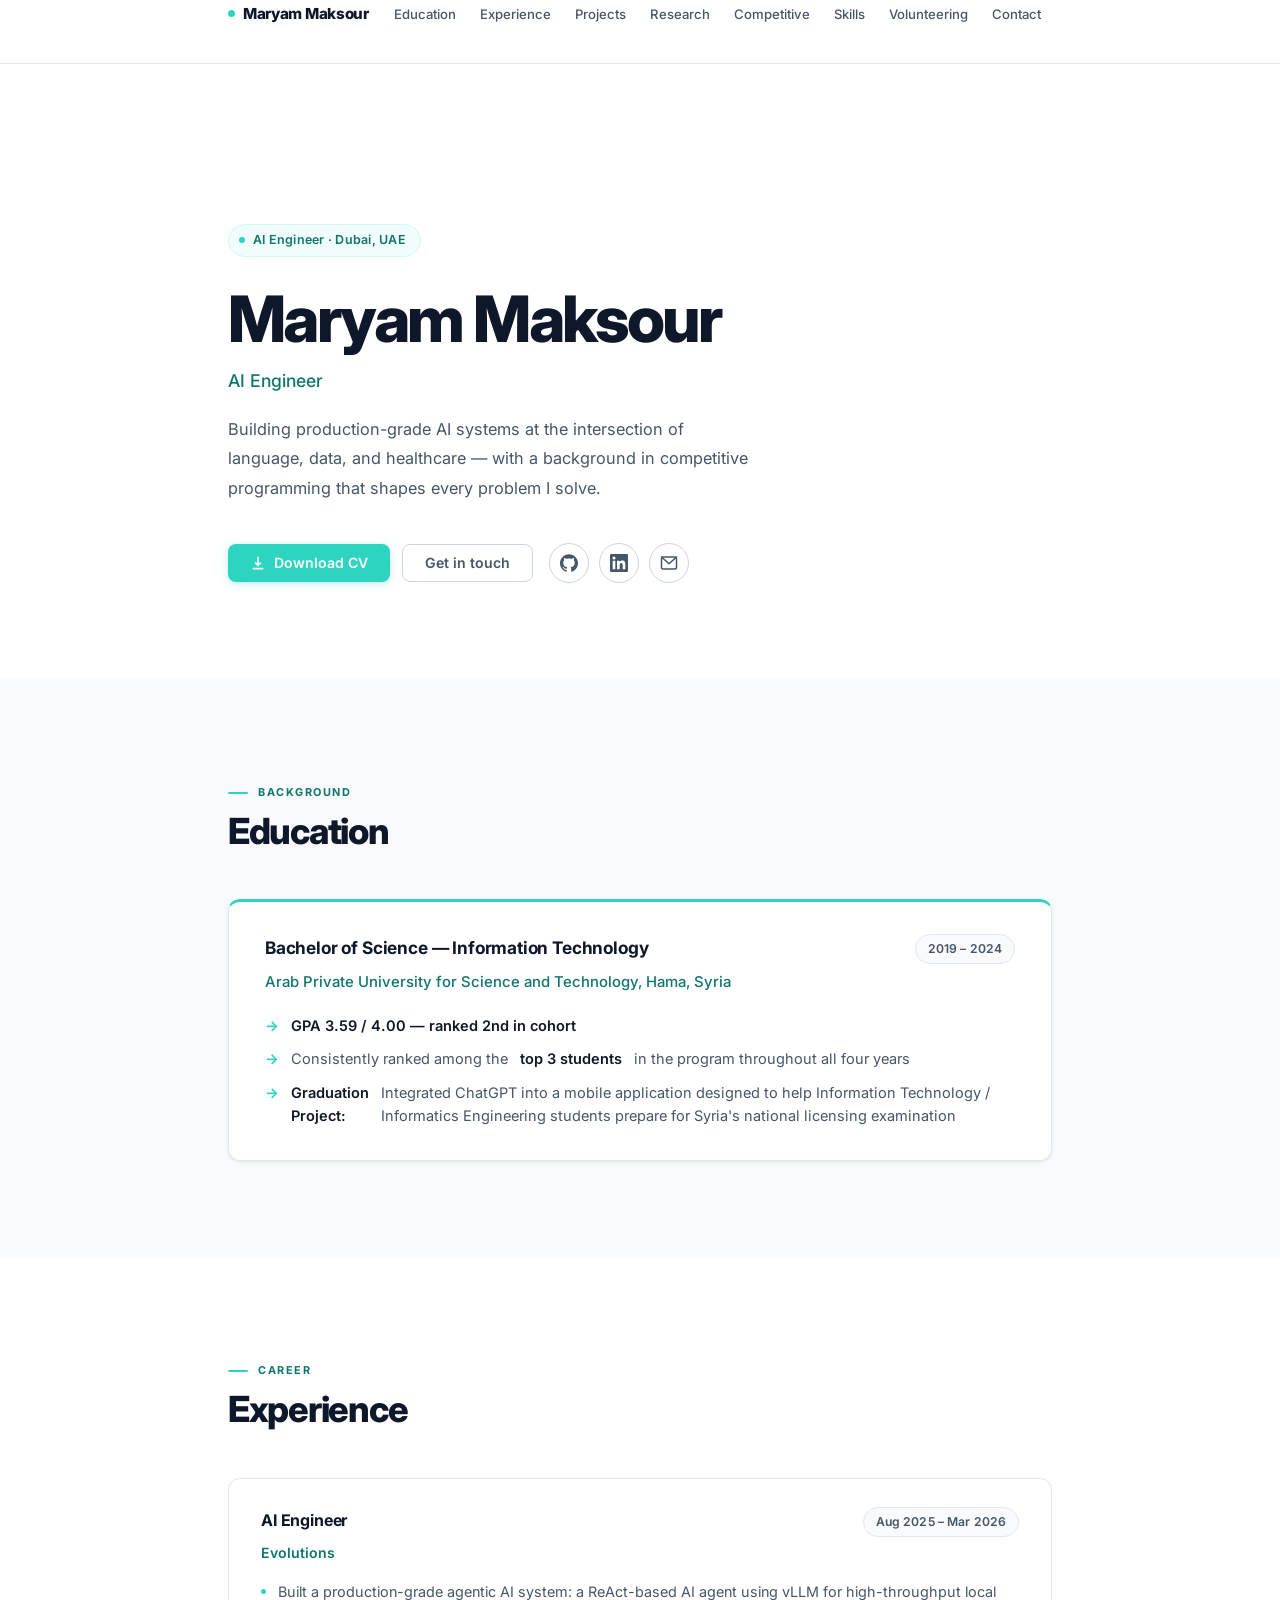
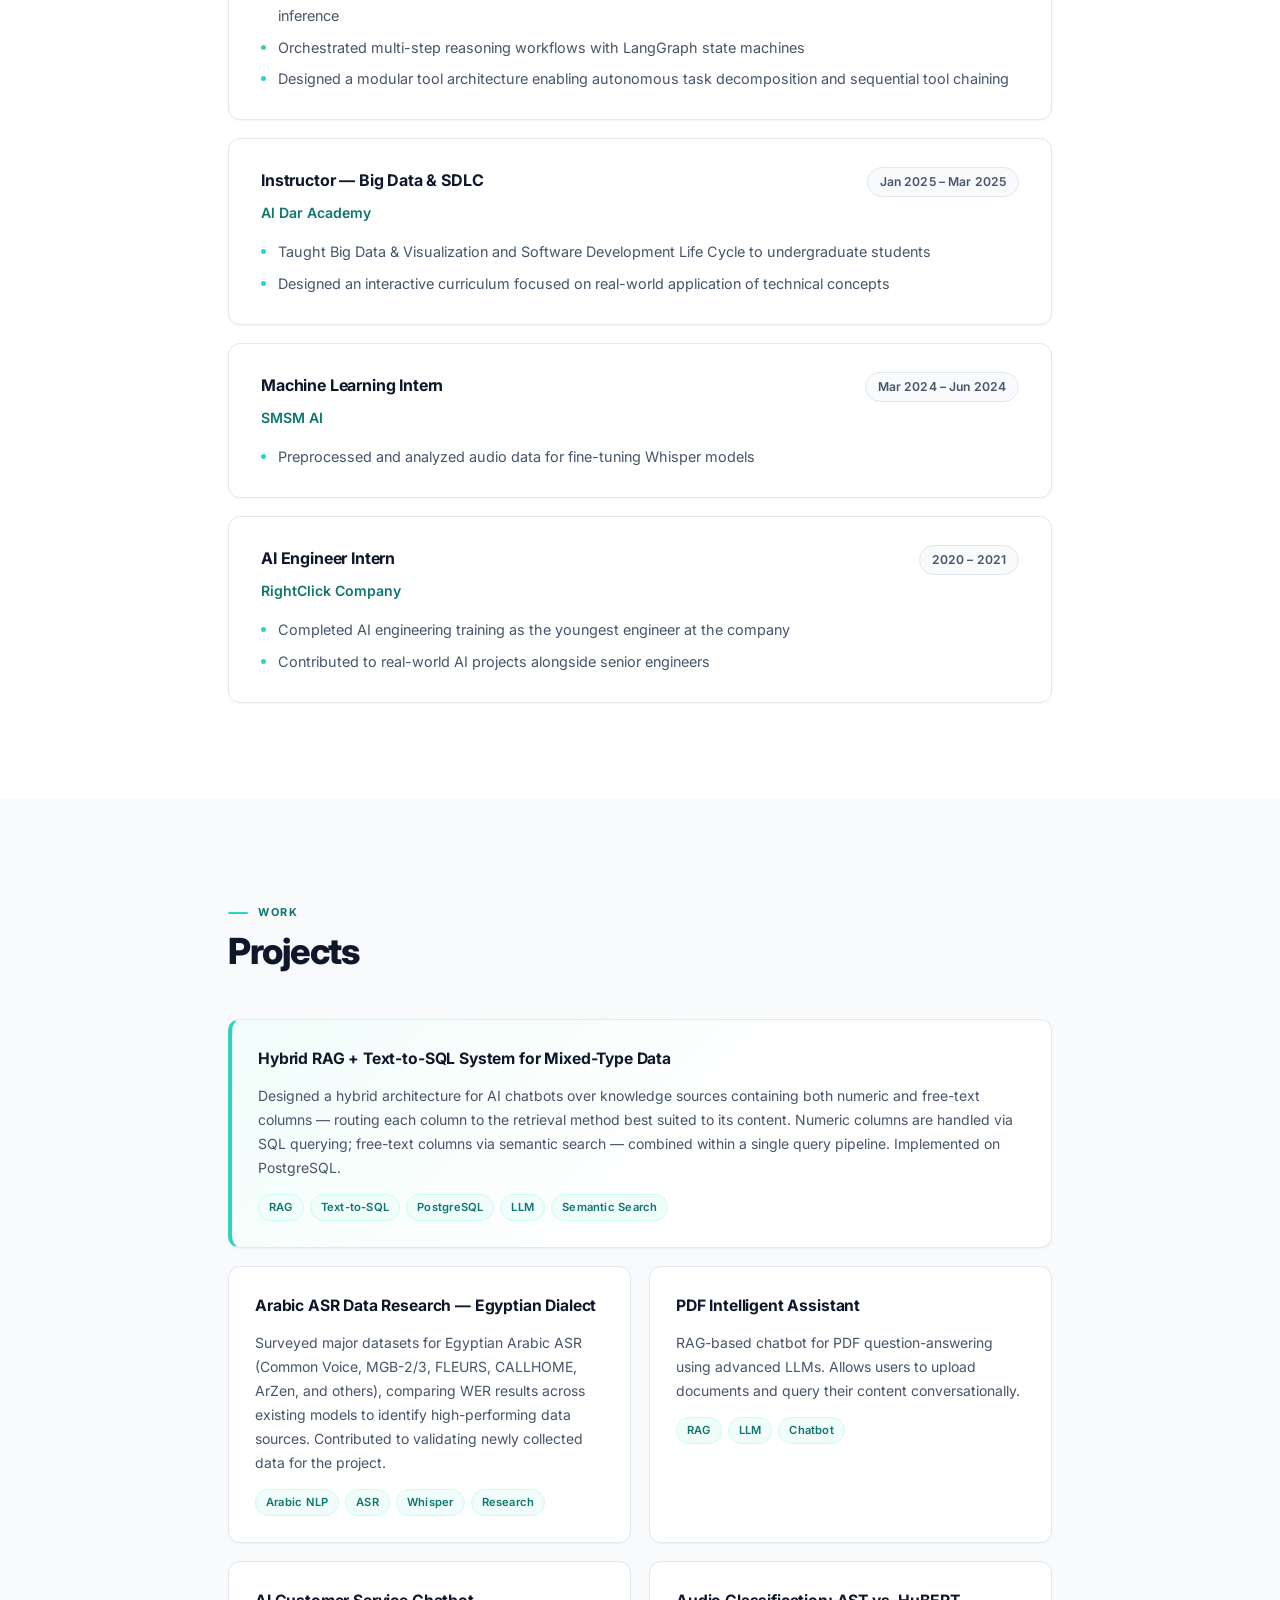
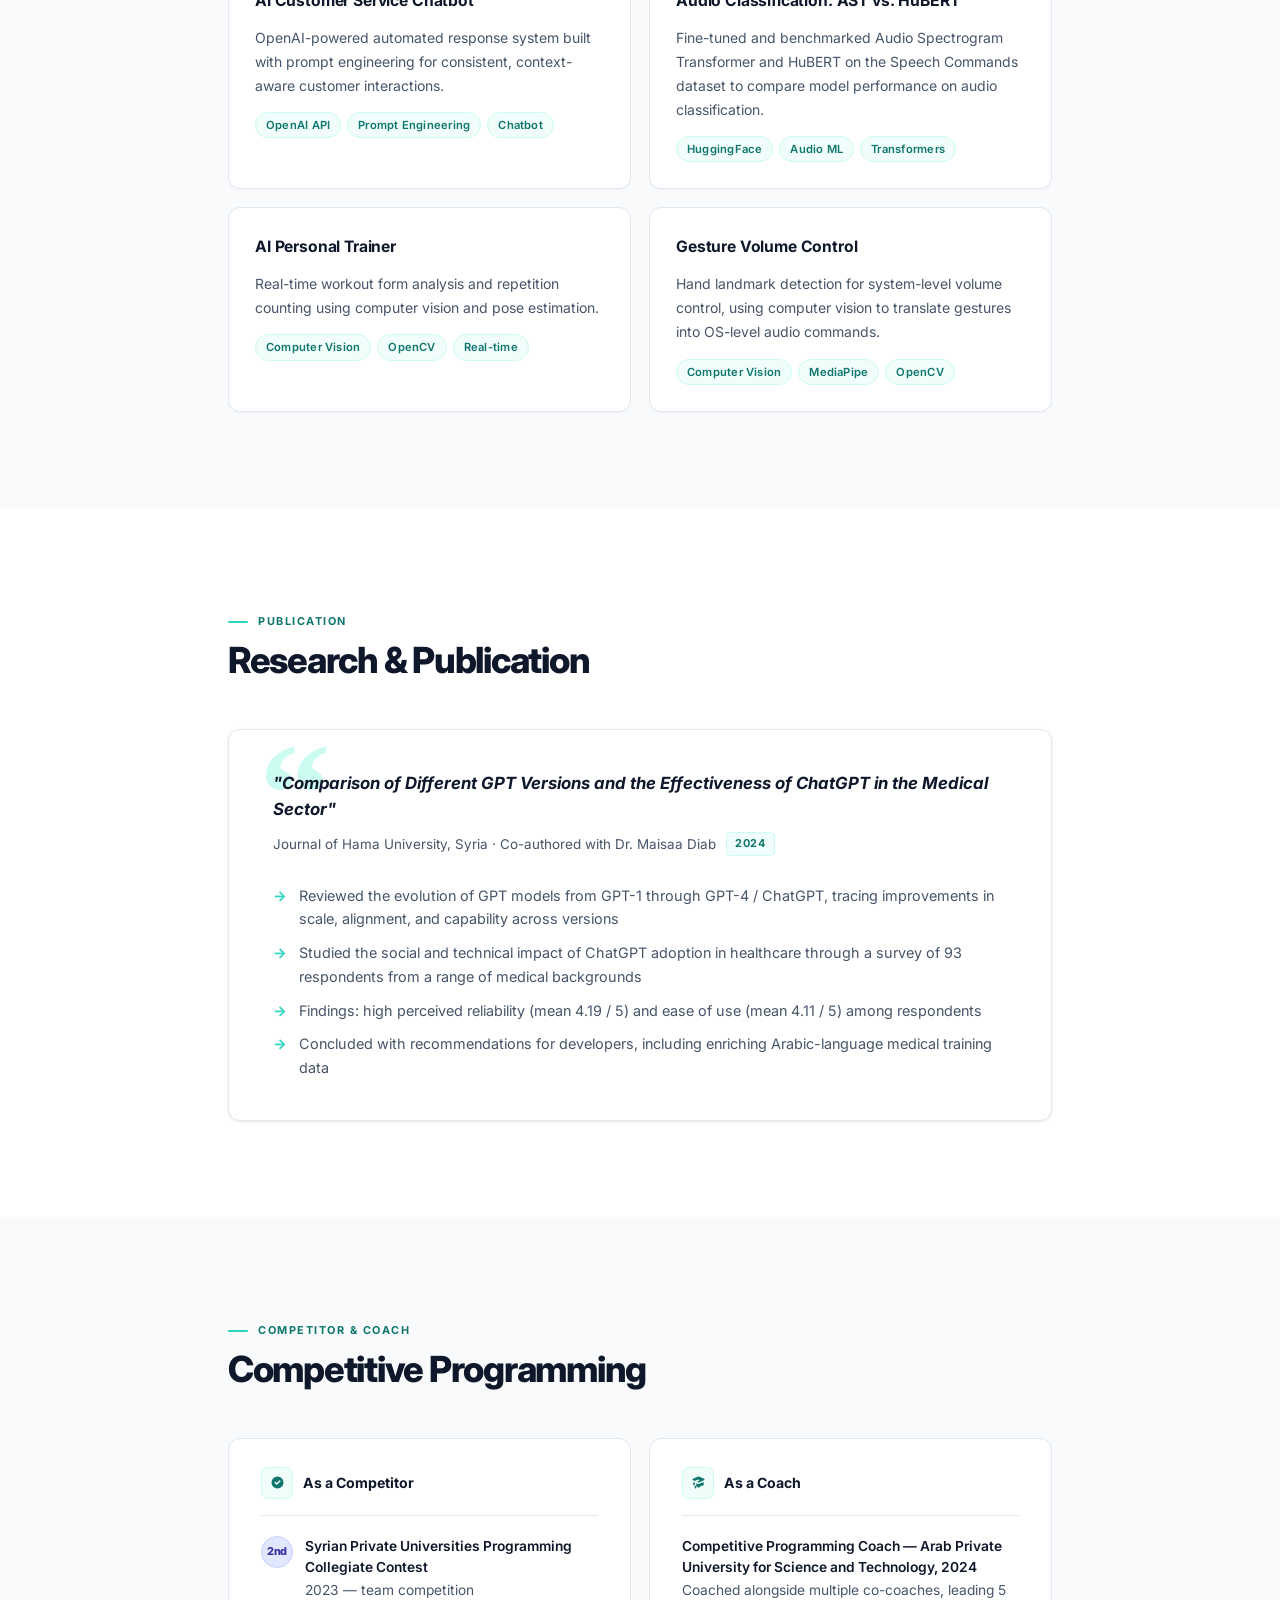
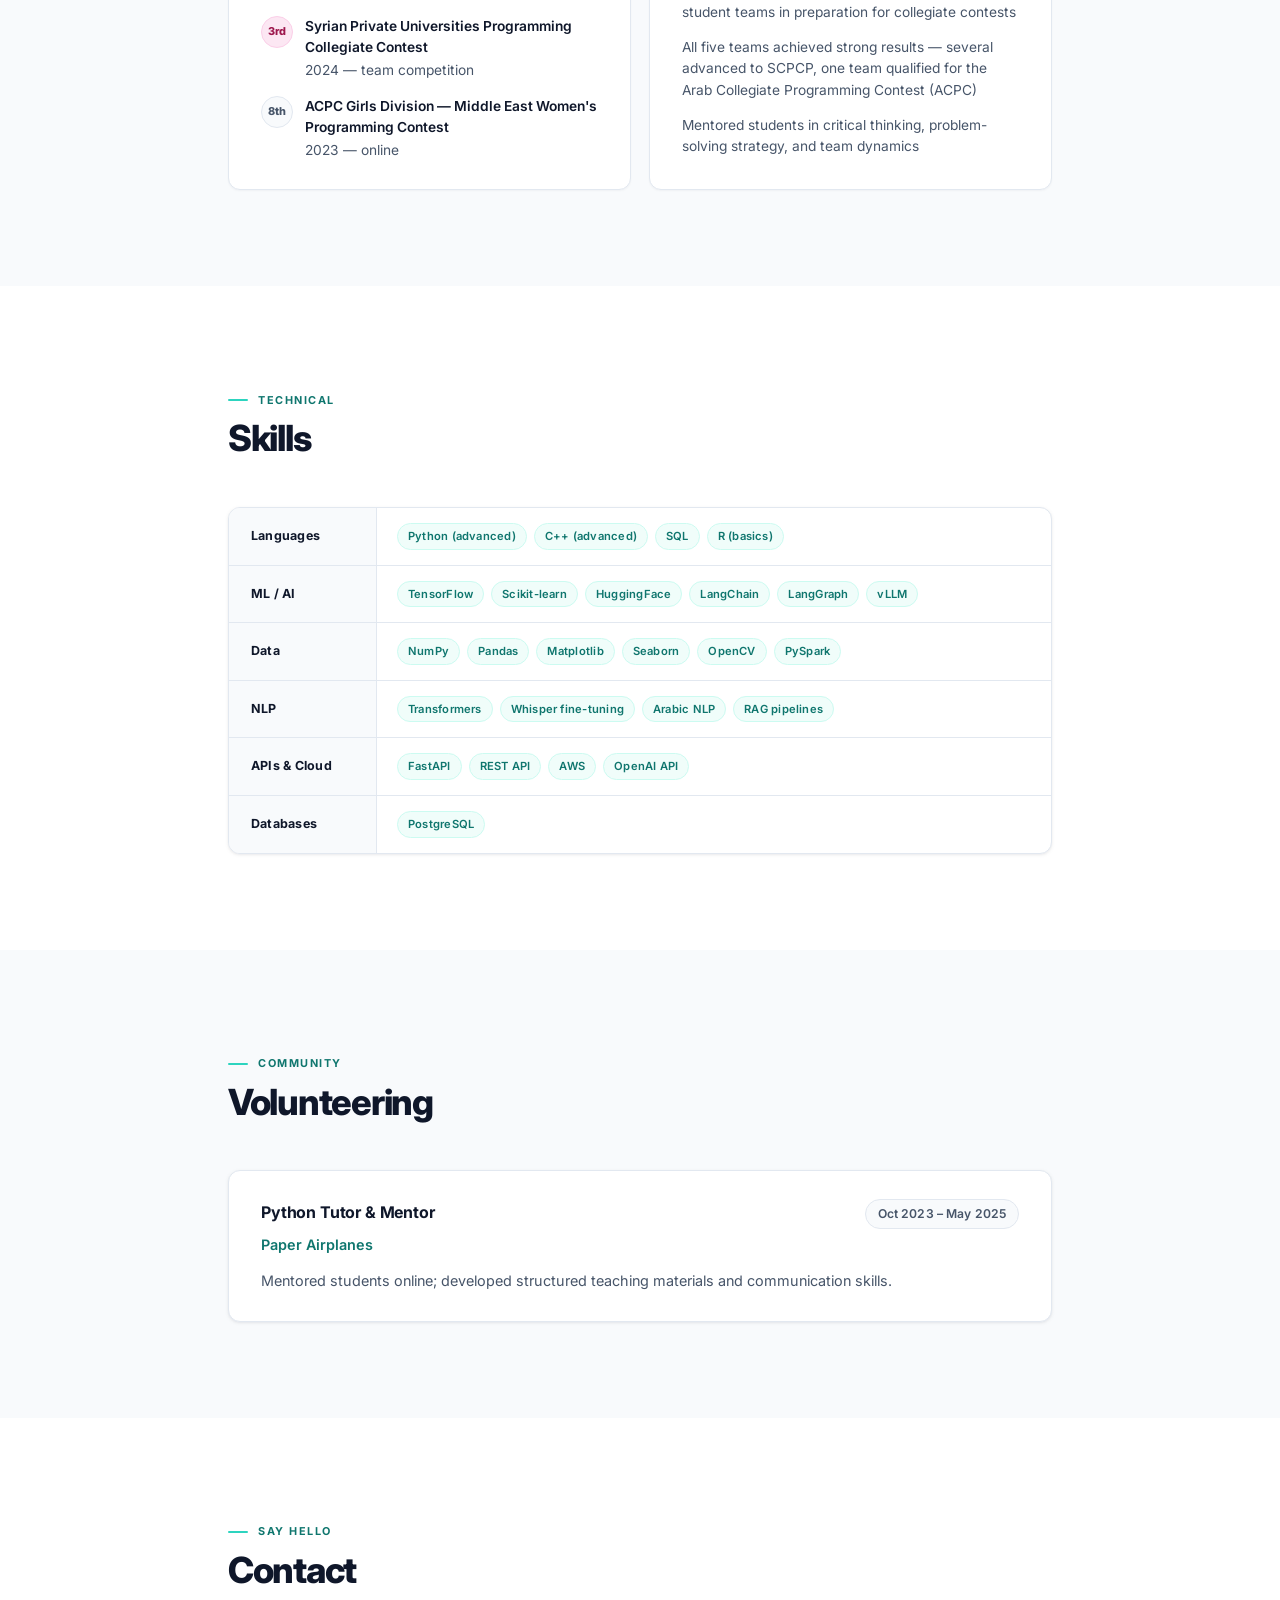
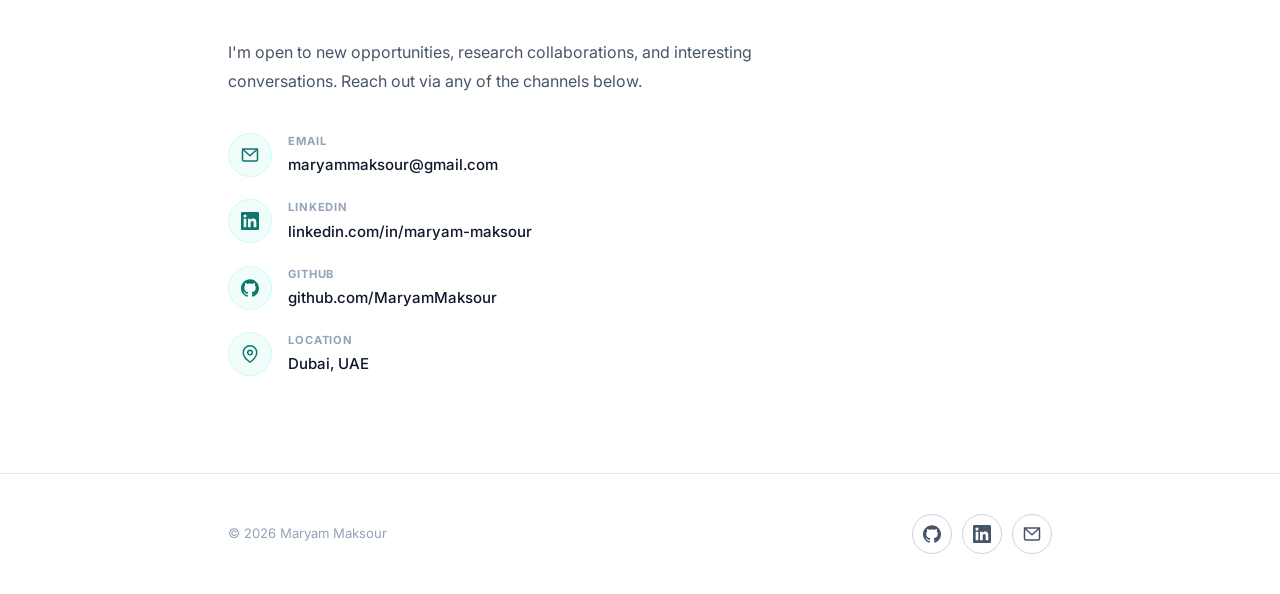
<file: index (2).html>
<!DOCTYPE html>
<html lang="en">
<head>
  <meta charset="UTF-8">
  <meta name="viewport" content="width=device-width, initial-scale=1.0">
  <title>Maryam Maksour — AI Engineer</title>
  <link rel="preconnect" href="https://fonts.googleapis.com">
  <link href="https://fonts.googleapis.com/css2?family=Inter:wght@300;400;500;600;700;800&display=swap" rel="stylesheet">
  <style>
    *, *::before, *::after { box-sizing: border-box; margin: 0; padding: 0; }

    :root {
      --bg: #ffffff;
      --bg-alt: #f8fafc;
      --text: #0f172a;
      --text-secondary: #475569;
      --text-tertiary: #94a3b8;
      --accent: #2dd4bf;
      --accent-hover: #14b8a6;
      --accent-light: #f0fdfa;
      --accent-mid: #ccfbf1;
      --accent-text: #0f766e;
      --border: #e2e8f0;
      --border-strong: #cbd5e1;
      --shadow-xs: 0 1px 2px rgba(15,23,42,0.04);
      --shadow: 0 1px 4px rgba(15,23,42,0.06), 0 1px 2px rgba(15,23,42,0.04);
      --shadow-md: 0 6px 24px rgba(15,23,42,0.08), 0 2px 8px rgba(15,23,42,0.04);
      --nav-h: 64px;
      --radius: 12px;
      --radius-sm: 8px;
      --section-pad: 96px;
    }

    html { scroll-behavior: smooth; }

    body {
      font-family: 'Inter', system-ui, -apple-system, sans-serif;
      background: var(--bg);
      color: var(--text);
      line-height: 1.65;
      font-size: 16px;
      -webkit-font-smoothing: antialiased;
    }

    a { color: var(--accent-text); text-decoration: none; transition: color .2s; }
    a:hover { color: var(--accent-hover); }

    .container { max-width: 880px; margin: 0 auto; padding: 0 28px; }

    /* ── NAV ── */
    header {
      position: sticky;
      top: 0;
      z-index: 100;
      background: rgba(255,255,255,0.92);
      backdrop-filter: blur(12px);
      -webkit-backdrop-filter: blur(12px);
      border-bottom: 1px solid var(--border);
      height: var(--nav-h);
    }

    nav {
      display: flex;
      align-items: center;
      justify-content: space-between;
      height: 100%;
    }

    .nav-logo {
      font-weight: 800;
      font-size: .95rem;
      color: var(--text);
      letter-spacing: -.02em;
      display: flex;
      align-items: center;
      gap: 8px;
    }

    .nav-logo-dot {
      width: 7px;
      height: 7px;
      border-radius: 50%;
      background: var(--accent);
      flex-shrink: 0;
    }

    .nav-links {
      display: flex;
      list-style: none;
      gap: 2px;
    }

    .nav-links a {
      font-size: .82rem;
      font-weight: 500;
      color: var(--text-secondary);
      padding: 6px 11px;
      border-radius: 6px;
      transition: color .2s, background .2s;
    }

    .nav-links a:hover { color: var(--text); background: var(--bg-alt); }

    .hamburger {
      display: none;
      flex-direction: column;
      gap: 5px;
      cursor: pointer;
      padding: 4px;
      background: none;
      border: none;
    }

    .hamburger span {
      display: block;
      width: 22px;
      height: 2px;
      background: var(--text);
      border-radius: 2px;
      transition: .3s;
    }

    .mobile-menu {
      display: none;
      position: fixed;
      top: var(--nav-h);
      left: 0; right: 0;
      background: rgba(255,255,255,0.98);
      backdrop-filter: blur(12px);
      border-bottom: 1px solid var(--border);
      padding: 16px 28px;
      flex-direction: column;
      gap: 4px;
      z-index: 99;
    }

    .mobile-menu.open { display: flex; }

    .mobile-menu a {
      font-size: .95rem;
      font-weight: 500;
      color: var(--text-secondary);
      padding: 11px 14px;
      border-radius: 8px;
    }

    .mobile-menu a:hover { background: var(--bg-alt); color: var(--text); }

    /* ── SECTION STRUCTURE ── */
    section { padding: var(--section-pad) 0; }
    section:nth-child(even) { background: var(--bg-alt); }

    .section-header { margin-bottom: 48px; }

    .section-label {
      display: inline-flex;
      align-items: center;
      gap: 10px;
      font-size: .68rem;
      font-weight: 700;
      letter-spacing: .14em;
      text-transform: uppercase;
      color: var(--accent-text);
      margin-bottom: 10px;
    }

    .section-label::before {
      content: '';
      display: inline-block;
      width: 20px;
      height: 2px;
      background: var(--accent);
      border-radius: 2px;
      flex-shrink: 0;
    }

    .section-title {
      font-size: 2.25rem;
      font-weight: 800;
      letter-spacing: -.035em;
      line-height: 1.1;
      color: var(--text);
    }

    /* ── HERO ── */
    .hero {
      padding: calc(var(--nav-h) + 96px) 0 96px;
      background: var(--bg);
    }

    .hero-inner { max-width: 640px; }

    .hero-eyebrow {
      display: inline-flex;
      align-items: center;
      gap: 8px;
      background: var(--accent-light);
      border: 1px solid var(--accent-mid);
      border-radius: 100px;
      padding: 5px 14px 5px 10px;
      margin-bottom: 28px;
      font-size: .78rem;
      font-weight: 600;
      color: var(--accent-text);
      letter-spacing: .02em;
    }

    .hero-eyebrow-dot {
      width: 6px;
      height: 6px;
      border-radius: 50%;
      background: var(--accent);
      flex-shrink: 0;
    }

    .hero-name {
      font-size: clamp(2.8rem, 6vw, 4rem);
      font-weight: 800;
      letter-spacing: -.04em;
      line-height: 1.05;
      margin-bottom: 14px;
      color: var(--text);
    }

    .hero-title {
      font-size: 1.1rem;
      font-weight: 500;
      color: var(--accent-text);
      margin-bottom: 20px;
    }

    .hero-tagline {
      font-size: 1.02rem;
      color: var(--text-secondary);
      margin-bottom: 40px;
      max-width: 520px;
      line-height: 1.8;
    }

    .hero-actions {
      display: flex;
      flex-wrap: wrap;
      gap: 12px;
      align-items: center;
    }

    .btn {
      display: inline-flex;
      align-items: center;
      gap: 8px;
      padding: 11px 22px;
      border-radius: var(--radius-sm);
      font-size: .88rem;
      font-weight: 600;
      transition: all .2s;
      cursor: pointer;
      border: none;
      font-family: inherit;
      line-height: 1;
    }

    .btn-primary {
      background: var(--accent);
      color: #fff;
      box-shadow: 0 2px 8px rgba(45,212,191,.3);
    }

    .btn-primary:hover {
      background: var(--accent-hover);
      color: #fff;
      transform: translateY(-1px);
      box-shadow: 0 6px 20px rgba(45,212,191,.4);
    }

    .btn-ghost {
      background: transparent;
      color: var(--text-secondary);
      border: 1.5px solid var(--border-strong);
    }

    .btn-ghost:hover {
      background: var(--bg-alt);
      color: var(--text);
      border-color: #a8b4c4;
    }

    .hero-links {
      display: flex;
      gap: 10px;
      align-items: center;
      margin-left: 4px;
    }

    .icon-link {
      display: flex;
      align-items: center;
      justify-content: center;
      width: 40px;
      height: 40px;
      border-radius: 50%;
      border: 1.5px solid var(--border-strong);
      color: var(--text-secondary);
      transition: all .25s;
      background: var(--bg);
    }

    .icon-link:hover {
      border-color: var(--accent);
      color: var(--accent-text);
      background: var(--accent-light);
      transform: translateY(-2px);
      box-shadow: 0 4px 12px rgba(45,212,191,.2);
    }

    .icon-link svg { width: 18px; height: 18px; }

    /* ── DATE BADGE (shared) ── */
    .date-badge {
      font-size: .76rem;
      font-weight: 600;
      color: var(--text-secondary);
      background: var(--bg-alt);
      border: 1px solid var(--border);
      border-radius: 100px;
      padding: 4px 12px;
      white-space: nowrap;
      letter-spacing: .01em;
    }

    /* ── EDUCATION ── */
    .edu-card {
      background: var(--bg);
      border: 1px solid var(--border);
      border-top: 3px solid var(--accent);
      border-radius: var(--radius);
      padding: 32px 36px;
      box-shadow: var(--shadow);
    }

    .edu-head {
      display: flex;
      justify-content: space-between;
      align-items: flex-start;
      flex-wrap: wrap;
      gap: 12px;
      margin-bottom: 6px;
    }

    .edu-degree { font-size: 1.08rem; font-weight: 700; letter-spacing: -.01em; }

    .edu-school {
      color: var(--accent-text);
      font-size: .93rem;
      font-weight: 500;
      margin-bottom: 20px;
    }

    .edu-highlights { list-style: none; display: flex; flex-direction: column; gap: 10px; }

    .edu-highlights li {
      display: flex;
      gap: 12px;
      font-size: .91rem;
      color: var(--text-secondary);
      line-height: 1.6;
    }

    .edu-highlights li::before {
      content: '→';
      color: var(--accent);
      font-weight: 700;
      flex-shrink: 0;
    }

    .edu-highlights strong { color: var(--text); font-weight: 600; }

    /* ── EXPERIENCE ── */
    .exp-list { display: flex; flex-direction: column; gap: 18px; }

    .exp-card {
      background: var(--bg);
      border: 1px solid var(--border);
      border-radius: var(--radius);
      padding: 28px 32px;
      box-shadow: var(--shadow-xs);
      transition: box-shadow .25s, transform .25s, border-color .25s;
    }

    .exp-card:hover {
      box-shadow: var(--shadow);
      transform: translateY(-2px);
      border-color: var(--border-strong);
    }

    .exp-head {
      display: flex;
      justify-content: space-between;
      align-items: flex-start;
      flex-wrap: wrap;
      gap: 10px;
      margin-bottom: 4px;
    }

    .exp-role { font-size: 1rem; font-weight: 700; letter-spacing: -.01em; }

    .exp-company { color: var(--accent-text); font-size: .88rem; font-weight: 600; margin-bottom: 16px; }

    .exp-bullets { list-style: none; display: flex; flex-direction: column; gap: 8px; }

    .exp-bullets li {
      display: flex;
      gap: 12px;
      font-size: .9rem;
      color: var(--text-secondary);
      line-height: 1.65;
    }

    .exp-bullets li::before {
      content: '';
      width: 5px;
      height: 5px;
      border-radius: 50%;
      background: var(--accent);
      flex-shrink: 0;
      margin-top: 9px;
    }

    /* ── PROJECTS ── */
    .projects-grid {
      display: grid;
      grid-template-columns: 1fr 1fr;
      gap: 18px;
    }

    .proj-card {
      background: var(--bg);
      border: 1px solid var(--border);
      border-radius: var(--radius);
      padding: 26px;
      box-shadow: var(--shadow-xs);
      display: flex;
      flex-direction: column;
      gap: 12px;
      transition: box-shadow .25s, transform .25s, border-color .25s;
    }

    .proj-card:hover {
      box-shadow: var(--shadow-md);
      transform: translateY(-4px);
      border-color: var(--accent);
    }

    .proj-card.featured {
      grid-column: 1 / -1;
      border-left: 4px solid var(--accent);
      background: linear-gradient(135deg, var(--accent-light) 0%, var(--bg) 55%);
    }

    .proj-card.featured:hover { border-left-color: var(--accent-hover); }

    .proj-title { font-size: .98rem; font-weight: 700; letter-spacing: -.01em; color: var(--text); }

    .proj-desc { font-size: .875rem; color: var(--text-secondary); line-height: 1.72; }

    .proj-tags { display: flex; flex-wrap: wrap; gap: 6px; margin-top: 2px; }

    .tag {
      font-size: .7rem;
      font-weight: 600;
      background: var(--accent-light);
      color: var(--accent-text);
      border: 1px solid var(--accent-mid);
      border-radius: 100px;
      padding: 3px 10px;
      letter-spacing: .02em;
    }

    /* ── RESEARCH ── */
    .research-card {
      background: var(--bg);
      border: 1px solid var(--border);
      border-radius: var(--radius);
      padding: 40px 44px;
      box-shadow: var(--shadow);
      position: relative;
      overflow: hidden;
    }

    .research-card::before {
      content: '\201C';
      position: absolute;
      top: -8px;
      left: 30px;
      font-size: 9rem;
      font-weight: 800;
      color: var(--accent-mid);
      line-height: 1;
      font-family: Georgia, 'Times New Roman', serif;
      pointer-events: none;
      user-select: none;
    }

    .research-pub {
      font-size: 1.05rem;
      font-weight: 700;
      font-style: italic;
      color: var(--text);
      line-height: 1.55;
      margin-bottom: 10px;
      position: relative;
    }

    .research-venue {
      font-size: .84rem;
      color: var(--text-secondary);
      margin-bottom: 28px;
      display: flex;
      align-items: center;
      gap: 10px;
      flex-wrap: wrap;
    }

    .research-badge {
      display: inline-flex;
      align-items: center;
      background: var(--accent-light);
      color: var(--accent-text);
      font-size: .68rem;
      font-weight: 700;
      padding: 2px 8px;
      border-radius: 4px;
      letter-spacing: .06em;
      text-transform: uppercase;
      border: 1px solid var(--accent-mid);
    }

    .research-bullets { list-style: none; display: flex; flex-direction: column; gap: 10px; }

    .research-bullets li {
      display: flex;
      gap: 12px;
      font-size: .9rem;
      color: var(--text-secondary);
      line-height: 1.65;
    }

    .research-bullets li::before {
      content: '→';
      color: var(--accent);
      font-weight: 700;
      flex-shrink: 0;
    }

    /* ── COMPETITIVE PROGRAMMING ── */
    .cp-grid { display: grid; grid-template-columns: 1fr 1fr; gap: 18px; }

    .cp-card {
      background: var(--bg);
      border: 1px solid var(--border);
      border-radius: var(--radius);
      padding: 28px 32px;
      box-shadow: var(--shadow-xs);
    }

    .cp-card-title {
      font-size: .88rem;
      font-weight: 700;
      color: var(--text);
      margin-bottom: 20px;
      padding-bottom: 16px;
      border-bottom: 1px solid var(--border);
      display: flex;
      align-items: center;
      gap: 10px;
    }

    .cp-icon-box {
      width: 32px;
      height: 32px;
      border-radius: 7px;
      background: var(--accent-light);
      border: 1px solid var(--accent-mid);
      display: flex;
      align-items: center;
      justify-content: center;
      color: var(--accent-text);
      flex-shrink: 0;
    }

    .cp-items { display: flex; flex-direction: column; gap: 14px; }

    .cp-item { display: flex; gap: 12px; align-items: flex-start; }

    .cp-medal {
      font-size: .68rem;
      font-weight: 800;
      min-width: 32px;
      height: 32px;
      border-radius: 50%;
      display: flex;
      align-items: center;
      justify-content: center;
      flex-shrink: 0;
      letter-spacing: -.01em;
    }

    .medal-gold   { background: #fef3c7; color: #92400e; border: 1.5px solid #fde68a; }
    .medal-silver { background: #e0e7ff; color: #3730a3; border: 1.5px solid #c7d2fe; }
    .medal-bronze { background: #fce7f3; color: #9d174d; border: 1.5px solid #fbcfe8; }
    .medal-place  { background: var(--bg-alt); color: var(--text-secondary); border: 1.5px solid var(--border); }

    .cp-item-text { font-size: .86rem; color: var(--text-secondary); line-height: 1.55; }
    .cp-item-text strong { color: var(--text); font-weight: 600; display: block; margin-bottom: 2px; }

    /* ── SKILLS ── */
    .skills-table {
      background: var(--bg);
      border: 1px solid var(--border);
      border-radius: var(--radius);
      overflow: hidden;
      box-shadow: var(--shadow);
    }

    .skill-row {
      display: grid;
      grid-template-columns: 148px 1fr;
      border-bottom: 1px solid var(--border);
      transition: background .18s;
    }

    .skill-row:last-child { border-bottom: none; }
    .skill-row:hover { background: var(--accent-light); }

    .skill-cat {
      padding: 18px 22px;
      font-size: .78rem;
      font-weight: 700;
      color: var(--text);
      background: var(--bg-alt);
      border-right: 1px solid var(--border);
      display: flex;
      align-items: center;
      letter-spacing: .02em;
      transition: background .18s;
    }

    .skill-row:hover .skill-cat { background: #e6faf7; }

    .skill-list {
      padding: 14px 20px;
      display: flex;
      flex-wrap: wrap;
      gap: 7px;
      align-items: center;
    }

    /* ── VOLUNTEERING ── */
    .vol-card {
      background: var(--bg);
      border: 1px solid var(--border);
      border-radius: var(--radius);
      padding: 28px 32px;
      box-shadow: var(--shadow);
    }

    .vol-head {
      display: flex;
      justify-content: space-between;
      align-items: flex-start;
      flex-wrap: wrap;
      gap: 10px;
      margin-bottom: 4px;
    }

    .vol-role { font-size: 1rem; font-weight: 700; letter-spacing: -.01em; }
    .vol-org { color: var(--accent-text); font-size: .9rem; font-weight: 600; margin-bottom: 12px; }
    .vol-desc { font-size: .9rem; color: var(--text-secondary); line-height: 1.65; }

    /* ── CONTACT ── */
    .contact-inner { max-width: 560px; }

    .contact-desc {
      font-size: 1rem;
      color: var(--text-secondary);
      margin-bottom: 36px;
      line-height: 1.8;
    }

    .contact-items { display: flex; flex-direction: column; gap: 20px; }

    .contact-item { display: flex; align-items: center; gap: 16px; }

    .contact-icon {
      width: 44px;
      height: 44px;
      border-radius: 50%;
      background: var(--accent-light);
      border: 1px solid var(--accent-mid);
      display: flex;
      align-items: center;
      justify-content: center;
      color: var(--accent-text);
      flex-shrink: 0;
      transition: all .2s;
    }

    .contact-item:hover .contact-icon {
      background: var(--accent);
      border-color: var(--accent);
      color: #fff;
      transform: scale(1.06);
    }

    .contact-icon svg { width: 18px; height: 18px; }

    .contact-link-label {
      font-size: .7rem;
      font-weight: 700;
      color: var(--text-tertiary);
      text-transform: uppercase;
      letter-spacing: .08em;
      margin-bottom: 3px;
    }

    .contact-link-value { font-size: .94rem; font-weight: 500; color: var(--text); }
    .contact-link-value a { color: var(--text); }
    .contact-link-value a:hover { color: var(--accent-text); }

    /* ── FOOTER ── */
    footer {
      padding: 40px 0;
      border-top: 1px solid var(--border);
      background: var(--bg);
    }

    .footer-inner {
      display: flex;
      justify-content: space-between;
      align-items: center;
      flex-wrap: wrap;
      gap: 16px;
    }

    .footer-copy { font-size: .82rem; color: var(--text-tertiary); }
    .footer-links { display: flex; gap: 10px; }

    /* ── RESPONSIVE ── */
    @media (max-width: 700px) {
      :root { --section-pad: 64px; }
      .nav-links { display: none; }
      .hamburger { display: flex; }
      .hero { padding: calc(var(--nav-h) + 56px) 0 64px; }
      .hero-eyebrow { display: none; }
      .section-title { font-size: 1.85rem; }
      .projects-grid { grid-template-columns: 1fr; }
      .proj-card.featured { grid-column: 1; }
      .cp-grid { grid-template-columns: 1fr; }
      .skill-row { grid-template-columns: 1fr; }
      .skill-cat { border-right: none; border-bottom: 1px solid var(--border); }
      .edu-head, .exp-head, .vol-head { flex-direction: column; }
      .footer-inner { flex-direction: column; align-items: flex-start; }
      .research-card { padding: 28px 26px; }
      .research-card::before { font-size: 6rem; }
      .edu-card { padding: 24px 24px; }
      .exp-card { padding: 22px 24px; }
    }

    /* ── SCROLL REVEAL ── */
    .reveal {
      opacity: 0;
      transform: translateY(16px);
      transition: opacity 420ms ease-out, transform 420ms ease-out;
    }

    .reveal.visible { opacity: 1; transform: translateY(0); }

    /* Stagger for individual cards */
    .exp-card.reveal:nth-child(2),
    .proj-card.reveal:nth-child(2),
    .cp-card.reveal:nth-child(2) { transition-delay: 70ms; }

    .exp-card.reveal:nth-child(3),
    .proj-card.reveal:nth-child(3) { transition-delay: 140ms; }

    .exp-card.reveal:nth-child(4),
    .proj-card.reveal:nth-child(4) { transition-delay: 210ms; }

    .proj-card.reveal:nth-child(5) { transition-delay: 280ms; }
    .proj-card.reveal:nth-child(6) { transition-delay: 350ms; }
    .proj-card.reveal:nth-child(7) { transition-delay: 420ms; }
  </style>
</head>
<body>

  <!-- ── HEADER ── -->
  <header>
    <div class="container">
      <nav>
        <span class="nav-logo">
          <span class="nav-logo-dot"></span>
          Maryam Maksour
        </span>
        <ul class="nav-links">
          <li><a href="#education">Education</a></li>
          <li><a href="#experience">Experience</a></li>
          <li><a href="#projects">Projects</a></li>
          <li><a href="#research">Research</a></li>
          <li><a href="#competitive">Competitive</a></li>
          <li><a href="#skills">Skills</a></li>
          <li><a href="#volunteering">Volunteering</a></li>
          <li><a href="#contact">Contact</a></li>
        </ul>
        <button class="hamburger" onclick="toggleMenu()" aria-label="Menu">
          <span></span><span></span><span></span>
        </button>
      </nav>
    </div>
  </header>

  <nav class="mobile-menu" id="mobileMenu">
    <a href="#education" onclick="closeMenu()">Education</a>
    <a href="#experience" onclick="closeMenu()">Experience</a>
    <a href="#projects" onclick="closeMenu()">Projects</a>
    <a href="#research" onclick="closeMenu()">Research</a>
    <a href="#competitive" onclick="closeMenu()">Competitive</a>
    <a href="#skills" onclick="closeMenu()">Skills</a>
    <a href="#volunteering" onclick="closeMenu()">Volunteering</a>
    <a href="#contact" onclick="closeMenu()">Contact</a>
  </nav>

  <!-- ── HERO ── -->
  <section class="hero" id="home">
    <div class="container">
      <div class="hero-inner">
        <div class="hero-eyebrow">
          <span class="hero-eyebrow-dot"></span>
          AI Engineer &middot; Dubai, UAE
        </div>
        <div class="hero-name">Maryam Maksour</div>
        <div class="hero-title">AI Engineer</div>
        <p class="hero-tagline">
          Building production-grade AI systems at the intersection of language, data, and healthcare — with a background in competitive programming that shapes every problem I solve.
        </p>
        <div class="hero-actions">
          <a href="CV.pdf" class="btn btn-primary" download>
            <svg viewBox="0 0 20 20" fill="currentColor" width="16" height="16"><path fill-rule="evenodd" d="M3 17a1 1 0 011-1h12a1 1 0 110 2H4a1 1 0 01-1-1zm3.293-7.707a1 1 0 011.414 0L9 10.586V3a1 1 0 112 0v7.586l1.293-1.293a1 1 0 111.414 1.414l-3 3a1 1 0 01-1.414 0l-3-3a1 1 0 010-1.414z" clip-rule="evenodd"/></svg>
            Download CV
          </a>
          <a href="#contact" class="btn btn-ghost">Get in touch</a>
          <div class="hero-links">
            <a href="https://github.com/MaryamMaksour" target="_blank" rel="noopener" class="icon-link" aria-label="GitHub">
              <svg viewBox="0 0 24 24" fill="currentColor"><path d="M12 .297c-6.63 0-12 5.373-12 12 0 5.303 3.438 9.8 8.205 11.385.6.113.82-.258.82-.577 0-.285-.01-1.04-.015-2.04-3.338.724-4.042-1.61-4.042-1.61C4.422 18.07 3.633 17.7 3.633 17.7c-1.087-.744.084-.729.084-.729 1.205.084 1.838 1.236 1.838 1.236 1.07 1.835 2.809 1.305 3.495.998.108-.776.417-1.305.76-1.605-2.665-.3-5.466-1.332-5.466-5.93 0-1.31.465-2.38 1.235-3.22-.135-.303-.54-1.523.105-3.176 0 0 1.005-.322 3.3 1.23.96-.267 1.98-.399 3-.405 1.02.006 2.04.138 3 .405 2.28-1.552 3.285-1.23 3.285-1.23.645 1.653.24 2.873.12 3.176.765.84 1.23 1.91 1.23 3.22 0 4.61-2.805 5.625-5.475 5.92.42.36.81 1.096.81 2.22 0 1.606-.015 2.896-.015 3.286 0 .315.21.69.825.57C20.565 22.092 24 17.592 24 12.297c0-6.627-5.373-12-12-12"/></svg>
            </a>
            <a href="https://linkedin.com/in/maryam-maksour" target="_blank" rel="noopener" class="icon-link" aria-label="LinkedIn">
              <svg viewBox="0 0 24 24" fill="currentColor"><path d="M20.447 20.452h-3.554v-5.569c0-1.328-.027-3.037-1.852-3.037-1.853 0-2.136 1.445-2.136 2.939v5.667H9.351V9h3.414v1.561h.046c.477-.9 1.637-1.85 3.37-1.85 3.601 0 4.267 2.37 4.267 5.455v6.286zM5.337 7.433a2.062 2.062 0 01-2.063-2.065 2.064 2.064 0 112.063 2.065zm1.782 13.019H3.555V9h3.564v11.452zM22.225 0H1.771C.792 0 0 .774 0 1.729v20.542C0 23.227.792 24 1.771 24h20.451C23.2 24 24 23.227 24 22.271V1.729C24 .774 23.2 0 22.222 0h.003z"/></svg>
            </a>
            <a href="mailto:maryammaksour@gmail.com" class="icon-link" aria-label="Email">
              <svg viewBox="0 0 24 24" fill="none" stroke="currentColor" stroke-width="2" stroke-linecap="round" stroke-linejoin="round"><rect x="2" y="4" width="20" height="16" rx="2"/><polyline points="2,4 12,13 22,4"/></svg>
            </a>
          </div>
        </div>
      </div>
    </div>
  </section>

  <!-- ── EDUCATION ── -->
  <section id="education">
    <div class="container">
      <div class="section-header">
        <div class="section-label">Background</div>
        <h2 class="section-title">Education</h2>
      </div>
      <div class="edu-card">
        <div class="edu-head">
          <div class="edu-degree">Bachelor of Science — Information Technology</div>
          <span class="date-badge">2019 – 2024</span>
        </div>
        <div class="edu-school">Arab Private University for Science and Technology, Hama, Syria</div>
        <ul class="edu-highlights">
          <li><strong>GPA 3.59 / 4.00 — ranked 2nd in cohort</strong></li>
          <li>Consistently ranked among the <strong>top 3 students</strong> in the program throughout all four years</li>
          <li><strong>Graduation Project:</strong> Integrated ChatGPT into a mobile application designed to help Information Technology / Informatics Engineering students prepare for Syria's national licensing examination</li>
        </ul>
      </div>
    </div>
  </section>

  <!-- ── EXPERIENCE ── -->
  <section id="experience">
    <div class="container">
      <div class="section-header">
        <div class="section-label">Career</div>
        <h2 class="section-title">Experience</h2>
      </div>
      <div class="exp-list">

        <div class="exp-card">
          <div class="exp-head">
            <div class="exp-role">AI Engineer</div>
            <span class="date-badge">Aug 2025 – Mar 2026</span>
          </div>
          <div class="exp-company">Evolutions</div>
          <ul class="exp-bullets">
            <li>Built a production-grade agentic AI system: a ReAct-based AI agent using vLLM for high-throughput local inference</li>
            <li>Orchestrated multi-step reasoning workflows with LangGraph state machines</li>
            <li>Designed a modular tool architecture enabling autonomous task decomposition and sequential tool chaining</li>
          </ul>
        </div>

        <div class="exp-card">
          <div class="exp-head">
            <div class="exp-role">Instructor — Big Data &amp; SDLC</div>
            <span class="date-badge">Jan 2025 – Mar 2025</span>
          </div>
          <div class="exp-company">Al Dar Academy</div>
          <ul class="exp-bullets">
            <li>Taught Big Data &amp; Visualization and Software Development Life Cycle to undergraduate students</li>
            <li>Designed an interactive curriculum focused on real-world application of technical concepts</li>
          </ul>
        </div>

        <div class="exp-card">
          <div class="exp-head">
            <div class="exp-role">Machine Learning Intern</div>
            <span class="date-badge">Mar 2024 – Jun 2024</span>
          </div>
          <div class="exp-company">SMSM AI</div>
          <ul class="exp-bullets">
            <li>Preprocessed and analyzed audio data for fine-tuning Whisper models</li>
          </ul>
        </div>

        <div class="exp-card">
          <div class="exp-head">
            <div class="exp-role">AI Engineer Intern</div>
            <span class="date-badge">2020 – 2021</span>
          </div>
          <div class="exp-company">RightClick Company</div>
          <ul class="exp-bullets">
            <li>Completed AI engineering training as the youngest engineer at the company</li>
            <li>Contributed to real-world AI projects alongside senior engineers</li>
          </ul>
        </div>

      </div>
    </div>
  </section>

  <!-- ── PROJECTS ── -->
  <section id="projects">
    <div class="container">
      <div class="section-header">
        <div class="section-label">Work</div>
        <h2 class="section-title">Projects</h2>
      </div>
      <div class="projects-grid">

        <div class="proj-card featured">
          <div class="proj-title">Hybrid RAG + Text-to-SQL System for Mixed-Type Data</div>
          <div class="proj-desc">
            Designed a hybrid architecture for AI chatbots over knowledge sources containing both numeric and free-text columns — routing each column to the retrieval method best suited to its content. Numeric columns are handled via SQL querying; free-text columns via semantic search — combined within a single query pipeline. Implemented on PostgreSQL.
          </div>
          <div class="proj-tags">
            <span class="tag">RAG</span>
            <span class="tag">Text-to-SQL</span>
            <span class="tag">PostgreSQL</span>
            <span class="tag">LLM</span>
            <span class="tag">Semantic Search</span>
          </div>
        </div>

        <div class="proj-card">
          <div class="proj-title">Arabic ASR Data Research — Egyptian Dialect</div>
          <div class="proj-desc">
            Surveyed major datasets for Egyptian Arabic ASR (Common Voice, MGB-2/3, FLEURS, CALLHOME, ArZen, and others), comparing WER results across existing models to identify high-performing data sources. Contributed to validating newly collected data for the project.
          </div>
          <div class="proj-tags">
            <span class="tag">Arabic NLP</span>
            <span class="tag">ASR</span>
            <span class="tag">Whisper</span>
            <span class="tag">Research</span>
          </div>
        </div>

        <div class="proj-card">
          <div class="proj-title">PDF Intelligent Assistant</div>
          <div class="proj-desc">
            RAG-based chatbot for PDF question-answering using advanced LLMs. Allows users to upload documents and query their content conversationally.
          </div>
          <div class="proj-tags">
            <span class="tag">RAG</span>
            <span class="tag">LLM</span>
            <span class="tag">Chatbot</span>
          </div>
        </div>

        <div class="proj-card">
          <div class="proj-title">AI Customer Service Chatbot</div>
          <div class="proj-desc">
            OpenAI-powered automated response system built with prompt engineering for consistent, context-aware customer interactions.
          </div>
          <div class="proj-tags">
            <span class="tag">OpenAI API</span>
            <span class="tag">Prompt Engineering</span>
            <span class="tag">Chatbot</span>
          </div>
        </div>

        <div class="proj-card">
          <div class="proj-title">Audio Classification: AST vs. HuBERT</div>
          <div class="proj-desc">
            Fine-tuned and benchmarked Audio Spectrogram Transformer and HuBERT on the Speech Commands dataset to compare model performance on audio classification.
          </div>
          <div class="proj-tags">
            <span class="tag">HuggingFace</span>
            <span class="tag">Audio ML</span>
            <span class="tag">Transformers</span>
          </div>
        </div>

        <div class="proj-card">
          <div class="proj-title">AI Personal Trainer</div>
          <div class="proj-desc">
            Real-time workout form analysis and repetition counting using computer vision and pose estimation.
          </div>
          <div class="proj-tags">
            <span class="tag">Computer Vision</span>
            <span class="tag">OpenCV</span>
            <span class="tag">Real-time</span>
          </div>
        </div>

        <div class="proj-card">
          <div class="proj-title">Gesture Volume Control</div>
          <div class="proj-desc">
            Hand landmark detection for system-level volume control, using computer vision to translate gestures into OS-level audio commands.
          </div>
          <div class="proj-tags">
            <span class="tag">Computer Vision</span>
            <span class="tag">MediaPipe</span>
            <span class="tag">OpenCV</span>
          </div>
        </div>

      </div>
    </div>
  </section>

  <!-- ── RESEARCH ── -->
  <section id="research">
    <div class="container">
      <div class="section-header">
        <div class="section-label">Publication</div>
        <h2 class="section-title">Research &amp; Publication</h2>
      </div>
      <div class="research-card">
        <div class="research-pub">"Comparison of Different GPT Versions and the Effectiveness of ChatGPT in the Medical Sector"</div>
        <div class="research-venue">
          Journal of Hama University, Syria &middot; Co-authored with Dr. Maisaa Diab
          <span class="research-badge">2024</span>
        </div>
        <ul class="research-bullets">
          <li>Reviewed the evolution of GPT models from GPT-1 through GPT-4 / ChatGPT, tracing improvements in scale, alignment, and capability across versions</li>
          <li>Studied the social and technical impact of ChatGPT adoption in healthcare through a survey of 93 respondents from a range of medical backgrounds</li>
          <li>Findings: high perceived reliability (mean 4.19 / 5) and ease of use (mean 4.11 / 5) among respondents</li>
          <li>Concluded with recommendations for developers, including enriching Arabic-language medical training data</li>
        </ul>
      </div>
    </div>
  </section>

  <!-- ── COMPETITIVE PROGRAMMING ── -->
  <section id="competitive">
    <div class="container">
      <div class="section-header">
        <div class="section-label">Competitor &amp; Coach</div>
        <h2 class="section-title">Competitive Programming</h2>
      </div>
      <div class="cp-grid">

        <div class="cp-card">
          <div class="cp-card-title">
            <div class="cp-icon-box">
              <svg viewBox="0 0 20 20" fill="currentColor" width="15" height="15"><path fill-rule="evenodd" d="M10 18a8 8 0 100-16 8 8 0 000 16zm3.707-9.293a1 1 0 00-1.414-1.414L9 10.586 7.707 9.293a1 1 0 00-1.414 1.414l2 2a1 1 0 001.414 0l4-4z" clip-rule="evenodd"/></svg>
            </div>
            As a Competitor
          </div>
          <div class="cp-items">
            <div class="cp-item">
              <span class="cp-medal medal-silver">2nd</span>
              <div class="cp-item-text">
                <strong>Syrian Private Universities Programming Collegiate Contest</strong>
                2023 — team competition
              </div>
            </div>
            <div class="cp-item">
              <span class="cp-medal medal-bronze">3rd</span>
              <div class="cp-item-text">
                <strong>Syrian Private Universities Programming Collegiate Contest</strong>
                2024 — team competition
              </div>
            </div>
            <div class="cp-item">
              <span class="cp-medal medal-place">8th</span>
              <div class="cp-item-text">
                <strong>ACPC Girls Division — Middle East Women's Programming Contest</strong>
                2023 — online
              </div>
            </div>
          </div>
        </div>

        <div class="cp-card">
          <div class="cp-card-title">
            <div class="cp-icon-box">
              <svg viewBox="0 0 20 20" fill="currentColor" width="15" height="15"><path d="M10.394 2.08a1 1 0 00-.788 0l-7 3a1 1 0 000 1.84L5.25 8.051a.999.999 0 01.356-.257l4-1.714a1 1 0 11.788 1.838L7.667 9.088l1.94.831a1 1 0 00.787 0l7-3a1 1 0 000-1.838l-7-3zM3.31 9.397L5 10.12v4.102a8.969 8.969 0 00-1.05-.174 1 1 0 01-.89-.89 11.115 11.115 0 01.25-3.762zM9.3 16.573A9.026 9.026 0 007 14.935v-3.957l1.818.78a3 3 0 002.364 0l5.508-2.361a11.026 11.026 0 01.25 3.762 1 1 0 01-.89.89 8.968 8.968 0 00-5.35 2.524 1 1 0 01-1.4 0zM6 18a1 1 0 001-1v-2.065a8.935 8.935 0 00-2-.712V17a1 1 0 001 1z"/></svg>
            </div>
            As a Coach
          </div>
          <div class="cp-items">
            <div class="cp-item">
              <div class="cp-item-text">
                <strong>Competitive Programming Coach — Arab Private University for Science and Technology, 2024</strong>
                Coached alongside multiple co-coaches, leading 5 student teams in preparation for collegiate contests
              </div>
            </div>
            <div class="cp-item">
              <div class="cp-item-text">
                All five teams achieved strong results — several advanced to SCPCP, one team qualified for the Arab Collegiate Programming Contest (ACPC)
              </div>
            </div>
            <div class="cp-item">
              <div class="cp-item-text">
                Mentored students in critical thinking, problem-solving strategy, and team dynamics
              </div>
            </div>
          </div>
        </div>

      </div>
    </div>
  </section>

  <!-- ── SKILLS ── -->
  <section id="skills">
    <div class="container">
      <div class="section-header">
        <div class="section-label">Technical</div>
        <h2 class="section-title">Skills</h2>
      </div>
      <div class="skills-table">
        <div class="skill-row">
          <div class="skill-cat">Languages</div>
          <div class="skill-list">
            <span class="tag">Python (advanced)</span>
            <span class="tag">C++ (advanced)</span>
            <span class="tag">SQL</span>
            <span class="tag">R (basics)</span>
          </div>
        </div>
        <div class="skill-row">
          <div class="skill-cat">ML / AI</div>
          <div class="skill-list">
            <span class="tag">TensorFlow</span>
            <span class="tag">Scikit-learn</span>
            <span class="tag">HuggingFace</span>
            <span class="tag">LangChain</span>
            <span class="tag">LangGraph</span>
            <span class="tag">vLLM</span>
          </div>
        </div>
        <div class="skill-row">
          <div class="skill-cat">Data</div>
          <div class="skill-list">
            <span class="tag">NumPy</span>
            <span class="tag">Pandas</span>
            <span class="tag">Matplotlib</span>
            <span class="tag">Seaborn</span>
            <span class="tag">OpenCV</span>
            <span class="tag">PySpark</span>
          </div>
        </div>
        <div class="skill-row">
          <div class="skill-cat">NLP</div>
          <div class="skill-list">
            <span class="tag">Transformers</span>
            <span class="tag">Whisper fine-tuning</span>
            <span class="tag">Arabic NLP</span>
            <span class="tag">RAG pipelines</span>
          </div>
        </div>
        <div class="skill-row">
          <div class="skill-cat">APIs &amp; Cloud</div>
          <div class="skill-list">
            <span class="tag">FastAPI</span>
            <span class="tag">REST API</span>
            <span class="tag">AWS</span>
            <span class="tag">OpenAI API</span>
          </div>
        </div>
        <div class="skill-row">
          <div class="skill-cat">Databases</div>
          <div class="skill-list">
            <span class="tag">PostgreSQL</span>
          </div>
        </div>
      </div>
    </div>
  </section>

  <!-- ── VOLUNTEERING ── -->
  <section id="volunteering">
    <div class="container">
      <div class="section-header">
        <div class="section-label">Community</div>
        <h2 class="section-title">Volunteering</h2>
      </div>
      <div class="vol-card">
        <div class="vol-head">
          <div class="vol-role">Python Tutor &amp; Mentor</div>
          <span class="date-badge">Oct 2023 – May 2025</span>
        </div>
        <div class="vol-org">Paper Airplanes</div>
        <div class="vol-desc">Mentored students online; developed structured teaching materials and communication skills.</div>
      </div>
    </div>
  </section>

  <!-- ── CONTACT ── -->
  <section id="contact">
    <div class="container">
      <div class="section-header">
        <div class="section-label">Say hello</div>
        <h2 class="section-title">Contact</h2>
      </div>
      <div class="contact-inner">
        <p class="contact-desc">
          I'm open to new opportunities, research collaborations, and interesting conversations. Reach out via any of the channels below.
        </p>
        <div class="contact-items">
          <div class="contact-item">
            <div class="contact-icon">
              <svg viewBox="0 0 24 24" fill="none" stroke="currentColor" stroke-width="2" stroke-linecap="round" stroke-linejoin="round"><rect x="2" y="4" width="20" height="16" rx="2"/><polyline points="2,4 12,13 22,4"/></svg>
            </div>
            <div>
              <div class="contact-link-label">Email</div>
              <div class="contact-link-value"><a href="mailto:maryammaksour@gmail.com">maryammaksour@gmail.com</a></div>
            </div>
          </div>
          <div class="contact-item">
            <div class="contact-icon">
              <svg viewBox="0 0 24 24" fill="currentColor"><path d="M20.447 20.452h-3.554v-5.569c0-1.328-.027-3.037-1.852-3.037-1.853 0-2.136 1.445-2.136 2.939v5.667H9.351V9h3.414v1.561h.046c.477-.9 1.637-1.85 3.37-1.85 3.601 0 4.267 2.37 4.267 5.455v6.286zM5.337 7.433a2.062 2.062 0 01-2.063-2.065 2.064 2.064 0 112.063 2.065zm1.782 13.019H3.555V9h3.564v11.452zM22.225 0H1.771C.792 0 0 .774 0 1.729v20.542C0 23.227.792 24 1.771 24h20.451C23.2 24 24 23.227 24 22.271V1.729C24 .774 23.2 0 22.222 0h.003z"/></svg>
            </div>
            <div>
              <div class="contact-link-label">LinkedIn</div>
              <div class="contact-link-value"><a href="https://linkedin.com/in/maryam-maksour" target="_blank" rel="noopener">linkedin.com/in/maryam-maksour</a></div>
            </div>
          </div>
          <div class="contact-item">
            <div class="contact-icon">
              <svg viewBox="0 0 24 24" fill="currentColor"><path d="M12 .297c-6.63 0-12 5.373-12 12 0 5.303 3.438 9.8 8.205 11.385.6.113.82-.258.82-.577 0-.285-.01-1.04-.015-2.04-3.338.724-4.042-1.61-4.042-1.61C4.422 18.07 3.633 17.7 3.633 17.7c-1.087-.744.084-.729.084-.729 1.205.084 1.838 1.236 1.838 1.236 1.07 1.835 2.809 1.305 3.495.998.108-.776.417-1.305.76-1.605-2.665-.3-5.466-1.332-5.466-5.93 0-1.31.465-2.38 1.235-3.22-.135-.303-.54-1.523.105-3.176 0 0 1.005-.322 3.3 1.23.96-.267 1.98-.399 3-.405 1.02.006 2.04.138 3 .405 2.28-1.552 3.285-1.23 3.285-1.23.645 1.653.24 2.873.12 3.176.765.84 1.23 1.91 1.23 3.22 0 4.61-2.805 5.625-5.475 5.92.42.36.81 1.096.81 2.22 0 1.606-.015 2.896-.015 3.286 0 .315.21.69.825.57C20.565 22.092 24 17.592 24 12.297c0-6.627-5.373-12-12-12"/></svg>
            </div>
            <div>
              <div class="contact-link-label">GitHub</div>
              <div class="contact-link-value"><a href="https://github.com/MaryamMaksour" target="_blank" rel="noopener">github.com/MaryamMaksour</a></div>
            </div>
          </div>
          <div class="contact-item">
            <div class="contact-icon">
              <svg viewBox="0 0 24 24" fill="none" stroke="currentColor" stroke-width="2" stroke-linecap="round" stroke-linejoin="round"><path d="M21 10c0 7-9 13-9 13s-9-6-9-13a9 9 0 0118 0z"/><circle cx="12" cy="10" r="3"/></svg>
            </div>
            <div>
              <div class="contact-link-label">Location</div>
              <div class="contact-link-value">Dubai, UAE</div>
            </div>
          </div>
        </div>
      </div>
    </div>
  </section>

  <!-- ── FOOTER ── -->
  <footer>
    <div class="container">
      <div class="footer-inner">
        <span class="footer-copy">© 2026 Maryam Maksour</span>
        <div class="footer-links">
          <a href="https://github.com/MaryamMaksour" target="_blank" rel="noopener" class="icon-link" aria-label="GitHub">
            <svg viewBox="0 0 24 24" fill="currentColor" width="18" height="18"><path d="M12 .297c-6.63 0-12 5.373-12 12 0 5.303 3.438 9.8 8.205 11.385.6.113.82-.258.82-.577 0-.285-.01-1.04-.015-2.04-3.338.724-4.042-1.61-4.042-1.61C4.422 18.07 3.633 17.7 3.633 17.7c-1.087-.744.084-.729.084-.729 1.205.084 1.838 1.236 1.838 1.236 1.07 1.835 2.809 1.305 3.495.998.108-.776.417-1.305.76-1.605-2.665-.3-5.466-1.332-5.466-5.93 0-1.31.465-2.38 1.235-3.22-.135-.303-.54-1.523.105-3.176 0 0 1.005-.322 3.3 1.23.96-.267 1.98-.399 3-.405 1.02.006 2.04.138 3 .405 2.28-1.552 3.285-1.23 3.285-1.23.645 1.653.24 2.873.12 3.176.765.84 1.23 1.91 1.23 3.22 0 4.61-2.805 5.625-5.475 5.92.42.36.81 1.096.81 2.22 0 1.606-.015 2.896-.015 3.286 0 .315.21.69.825.57C20.565 22.092 24 17.592 24 12.297c0-6.627-5.373-12-12-12"/></svg>
          </a>
          <a href="https://linkedin.com/in/maryam-maksour" target="_blank" rel="noopener" class="icon-link" aria-label="LinkedIn">
            <svg viewBox="0 0 24 24" fill="currentColor" width="18" height="18"><path d="M20.447 20.452h-3.554v-5.569c0-1.328-.027-3.037-1.852-3.037-1.853 0-2.136 1.445-2.136 2.939v5.667H9.351V9h3.414v1.561h.046c.477-.9 1.637-1.85 3.37-1.85 3.601 0 4.267 2.37 4.267 5.455v6.286zM5.337 7.433a2.062 2.062 0 01-2.063-2.065 2.064 2.064 0 112.063 2.065zm1.782 13.019H3.555V9h3.564v11.452zM22.225 0H1.771C.792 0 0 .774 0 1.729v20.542C0 23.227.792 24 1.771 24h20.451C23.2 24 24 23.227 24 22.271V1.729C24 .774 23.2 0 22.222 0h.003z"/></svg>
          </a>
          <a href="mailto:maryammaksour@gmail.com" class="icon-link" aria-label="Email">
            <svg viewBox="0 0 24 24" fill="none" stroke="currentColor" stroke-width="2" stroke-linecap="round" stroke-linejoin="round" width="18" height="18"><rect x="2" y="4" width="20" height="16" rx="2"/><polyline points="2,4 12,13 22,4"/></svg>
          </a>
        </div>
      </div>
    </div>
  </footer>

  <script>
    function toggleMenu() {
      document.getElementById('mobileMenu').classList.toggle('open');
    }
    function closeMenu() {
      document.getElementById('mobileMenu').classList.remove('open');
    }

    // Active nav highlight on scroll
    const sections = document.querySelectorAll('section[id]');
    const navLinks = document.querySelectorAll('.nav-links a');

    const navObserver = new IntersectionObserver(entries => {
      entries.forEach(entry => {
        if (entry.isIntersecting) {
          navLinks.forEach(a => {
            a.style.color = '';
            a.style.background = '';
            if (a.getAttribute('href') === '#' + entry.target.id) {
              a.style.color = 'var(--text)';
            }
          });
        }
      });
    }, { rootMargin: '-40% 0px -55% 0px' });

    sections.forEach(s => navObserver.observe(s));

    // Scroll reveal — individual cards for stagger effect
    const revealSelectors = [
      'section:not(.hero)',
      '.exp-card',
      '.proj-card',
      '.cp-card',
    ];

    // Add reveal to sections (excluding hero)
    document.querySelectorAll('section:not(.hero)').forEach(s => s.classList.add('reveal'));

    // Add reveal to cards (they sit inside sections, so stagger within the section fade)
    document.querySelectorAll('.exp-card, .proj-card, .cp-card').forEach(c => c.classList.add('reveal'));

    const revealObserver = new IntersectionObserver(entries => {
      entries.forEach(entry => {
        if (entry.isIntersecting) {
          entry.target.classList.add('visible');
          revealObserver.unobserve(entry.target);
        }
      });
    }, { threshold: 0.06 });

    document.querySelectorAll('.reveal').forEach(el => revealObserver.observe(el));
  </script>
</body>
</html>
</file>
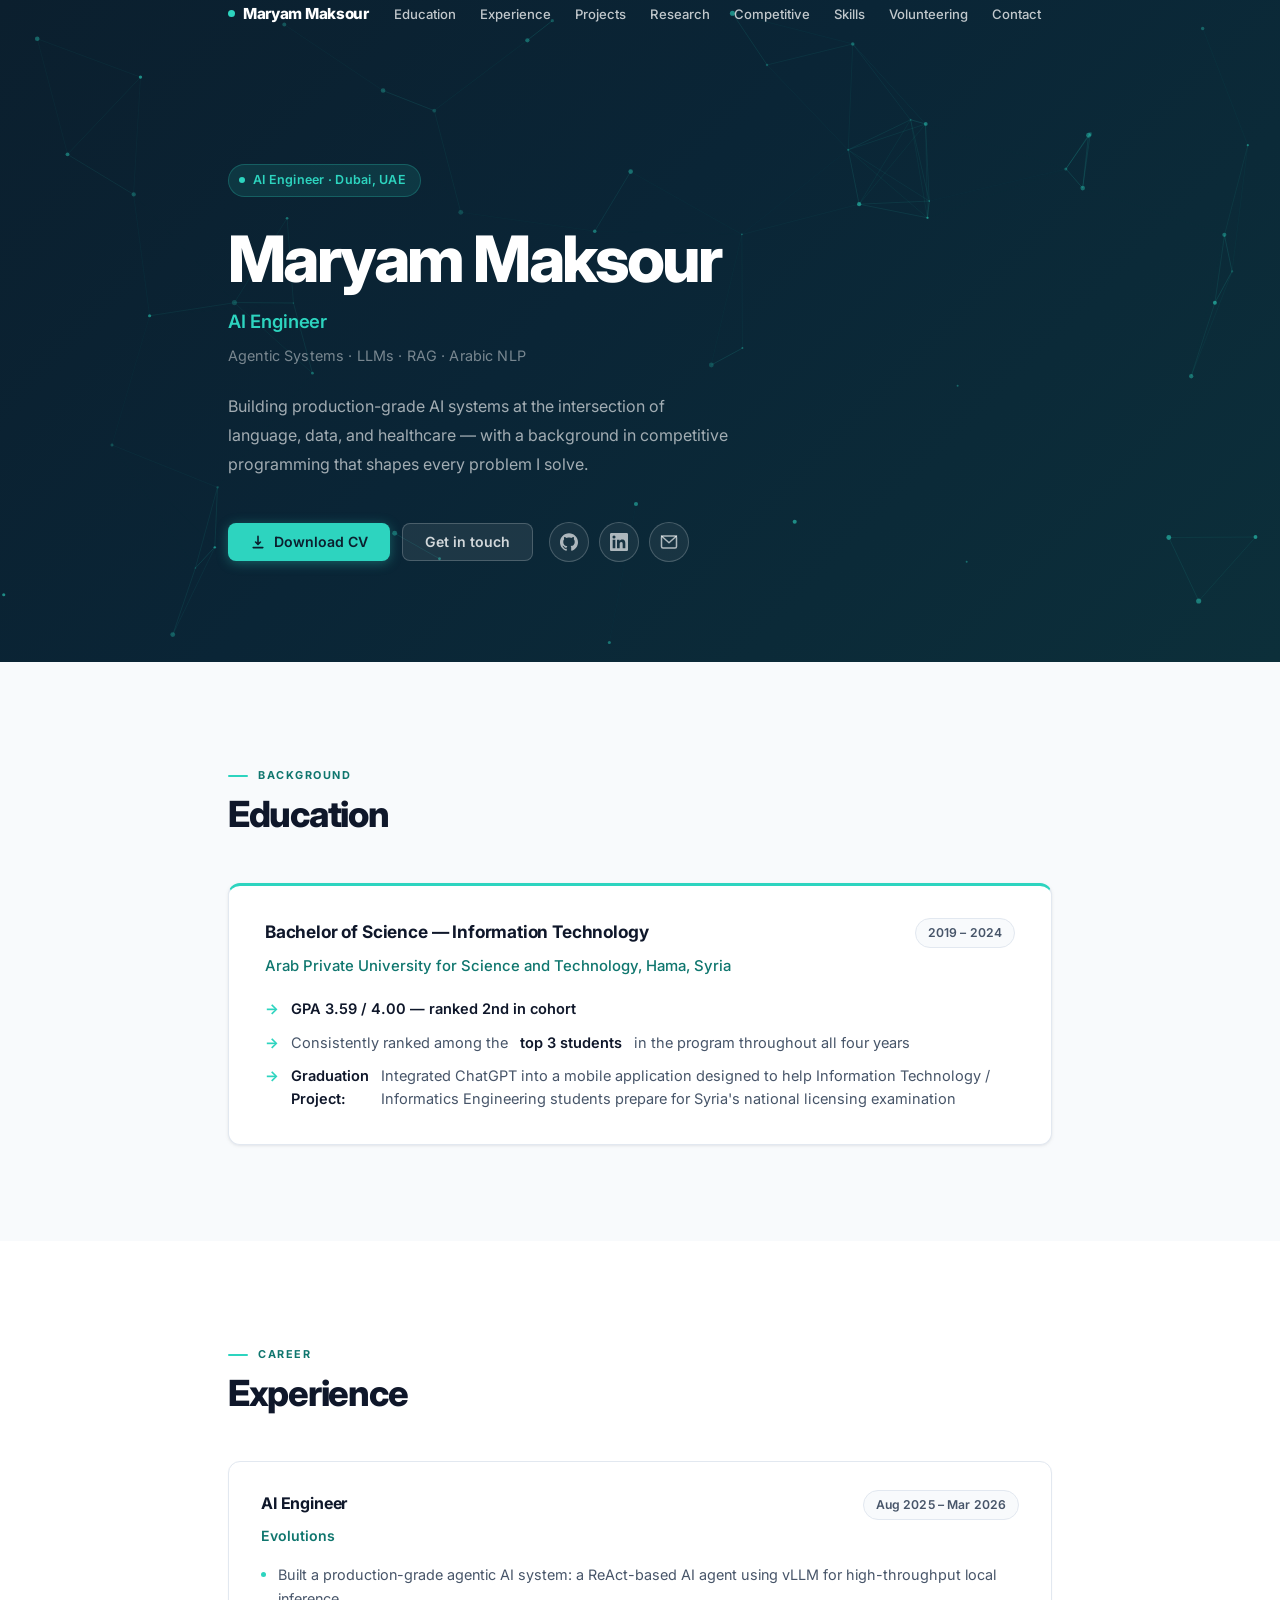
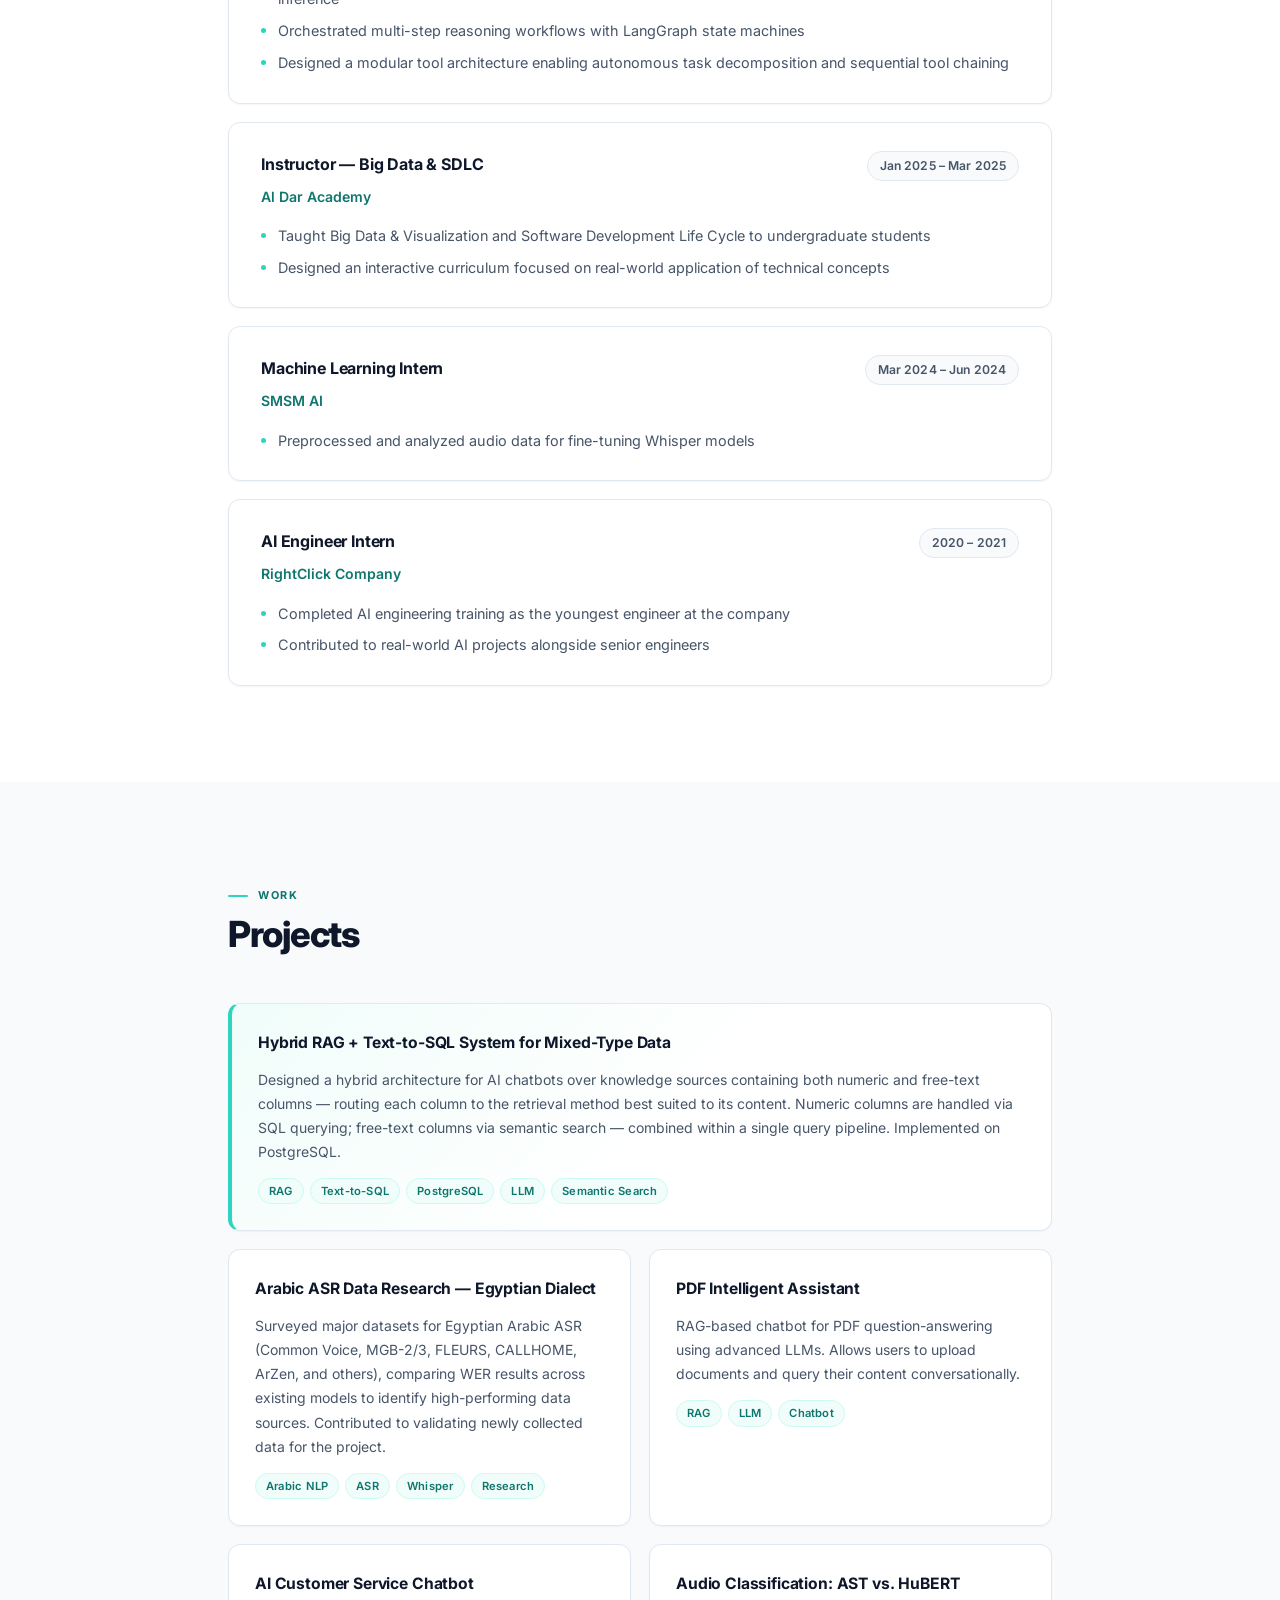
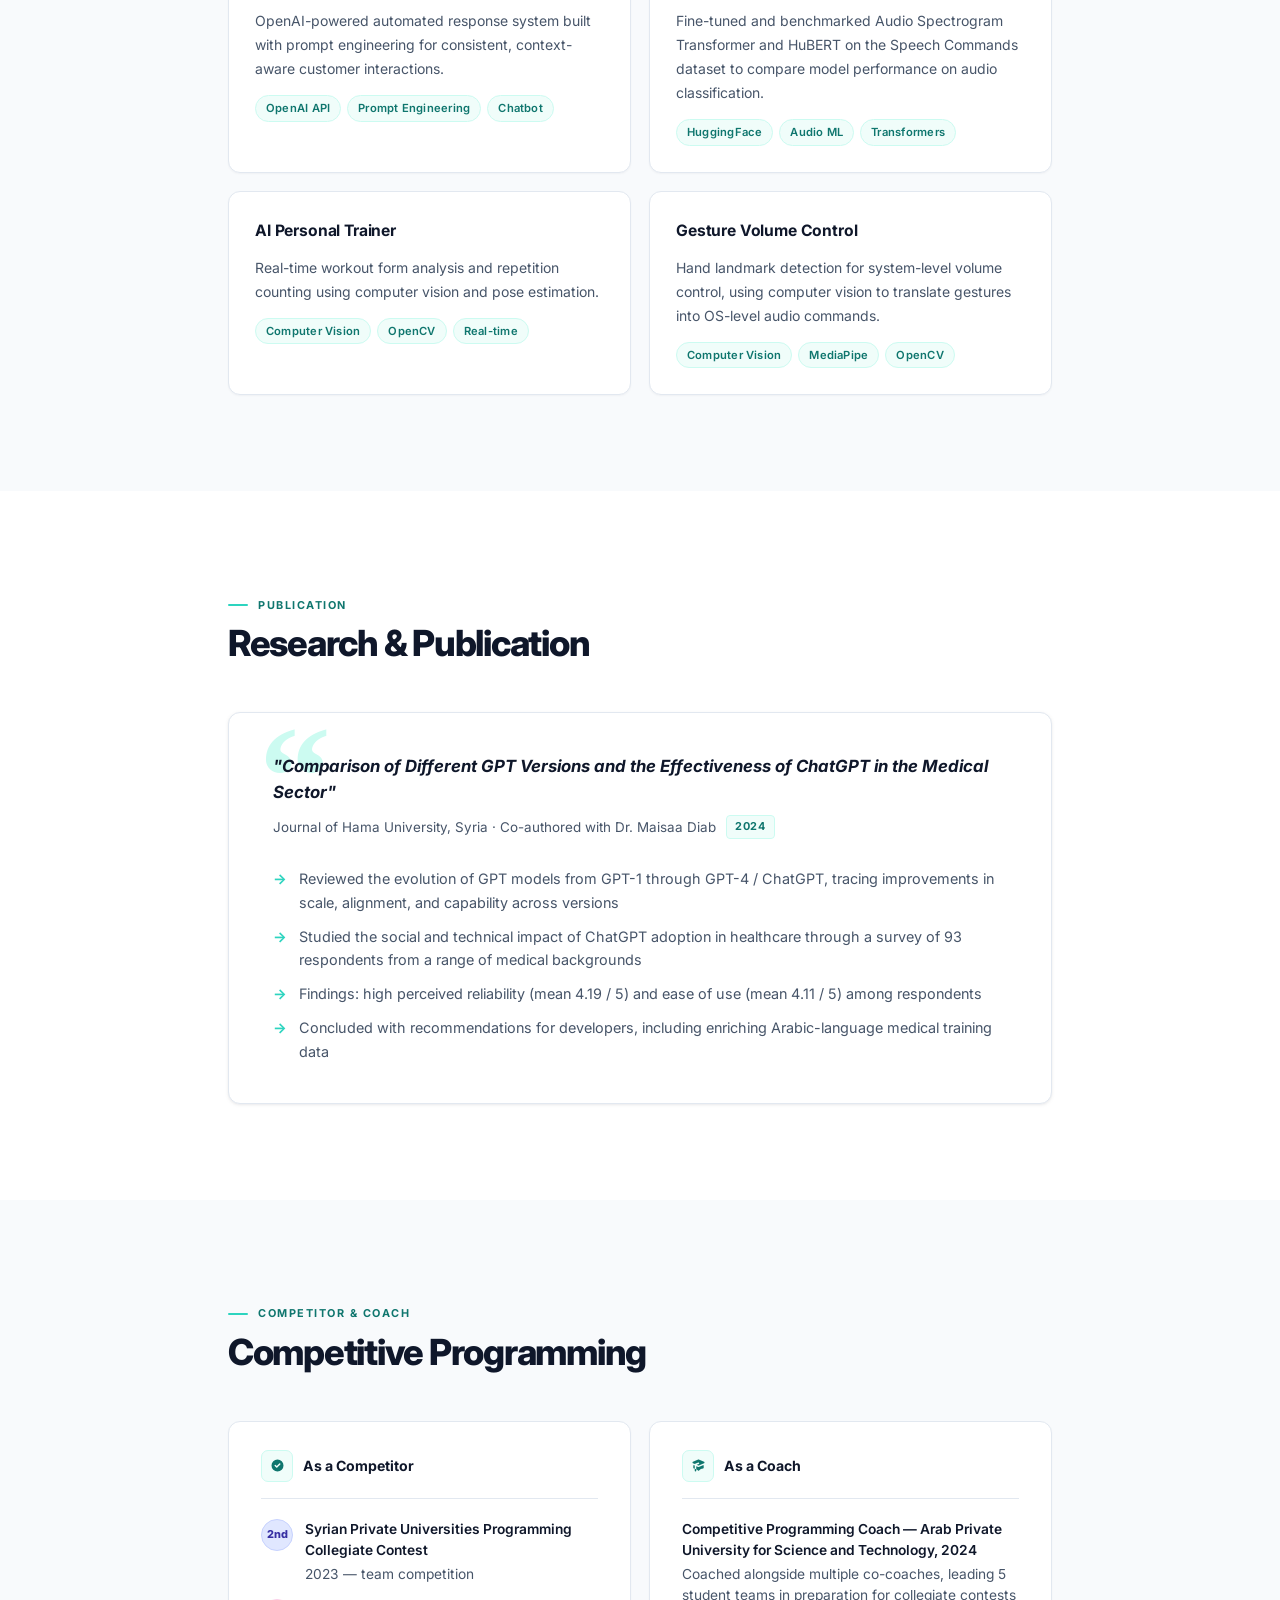
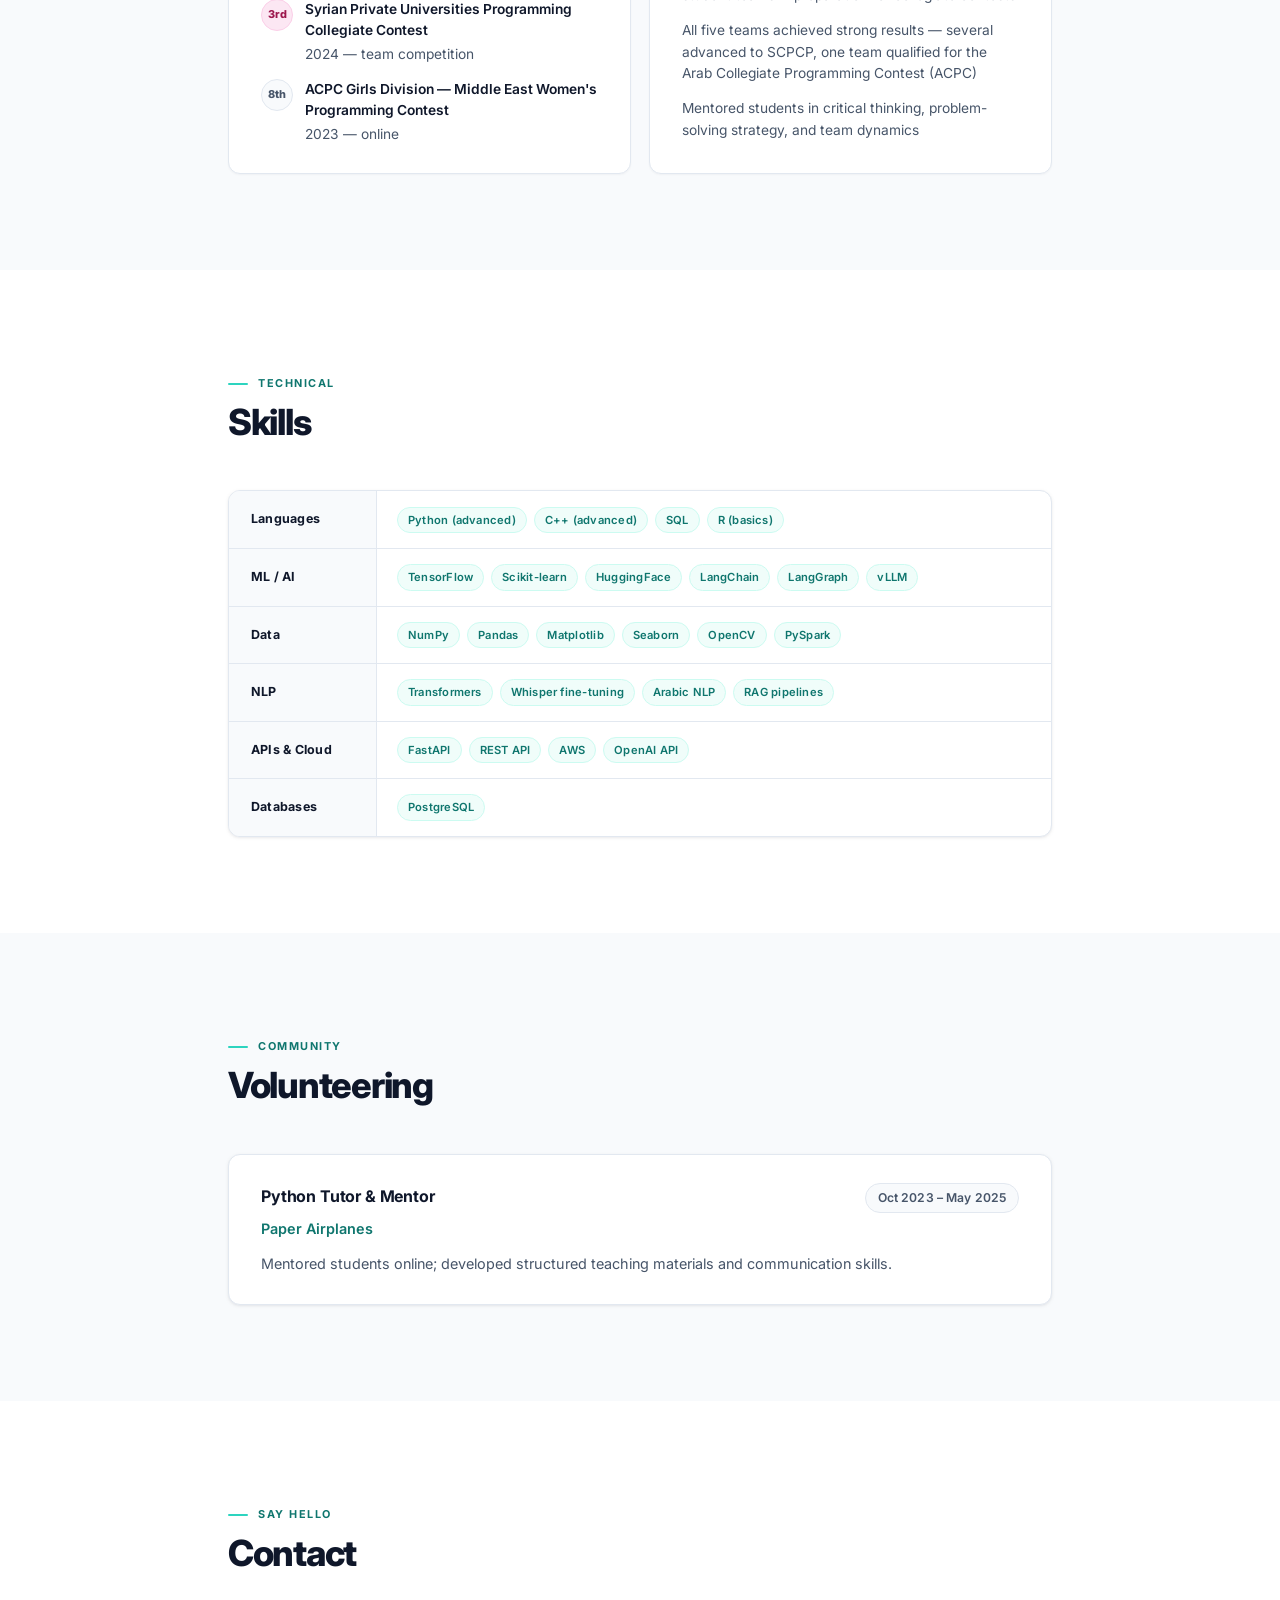
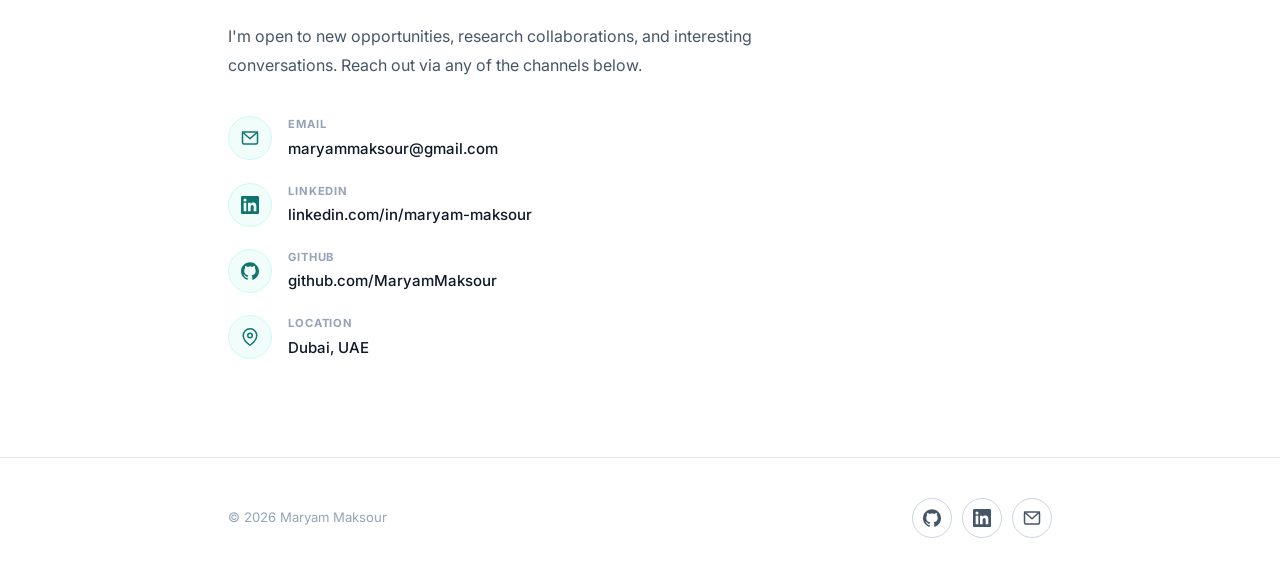
<file: index (3).html>
<!DOCTYPE html>
<html lang="en">
<head>
  <meta charset="UTF-8">
  <meta name="viewport" content="width=device-width, initial-scale=1.0">
  <title>Maryam Maksour — AI Engineer</title>
  <link rel="preconnect" href="https://fonts.googleapis.com">
  <link href="https://fonts.googleapis.com/css2?family=Inter:wght@300;400;500;600;700;800&display=swap" rel="stylesheet">
  <style>
    *, *::before, *::after { box-sizing: border-box; margin: 0; padding: 0; }

    :root {
      --bg: #ffffff;
      --bg-alt: #f8fafc;
      --text: #0f172a;
      --text-secondary: #475569;
      --text-tertiary: #94a3b8;
      --accent: #2dd4bf;
      --accent-hover: #14b8a6;
      --accent-light: #f0fdfa;
      --accent-mid: #ccfbf1;
      --accent-text: #0f766e;
      --border: #e2e8f0;
      --border-strong: #cbd5e1;
      --shadow-xs: 0 1px 2px rgba(15,23,42,0.04);
      --shadow: 0 1px 4px rgba(15,23,42,0.06), 0 1px 2px rgba(15,23,42,0.04);
      --shadow-md: 0 6px 24px rgba(15,23,42,0.08), 0 2px 8px rgba(15,23,42,0.04);
      --nav-h: 64px;
      --radius: 12px;
      --radius-sm: 8px;
      --section-pad: 96px;
    }

    html { scroll-behavior: smooth; }

    body {
      font-family: 'Inter', system-ui, -apple-system, sans-serif;
      background: var(--bg);
      color: var(--text);
      line-height: 1.65;
      font-size: 16px;
      -webkit-font-smoothing: antialiased;
    }

    a { color: var(--accent-text); text-decoration: none; transition: color .2s; }
    a:hover { color: var(--accent-hover); }

    .container { max-width: 880px; margin: 0 auto; padding: 0 28px; }

    /* ── NAV ── */
    header {
      position: fixed;
      top: 0;
      left: 0;
      right: 0;
      z-index: 100;
      height: var(--nav-h);
      background: transparent;
      border-bottom: 1px solid transparent;
      transition: background .35s ease, border-color .35s ease;
    }

    header.scrolled {
      background: rgba(255,255,255,0.93);
      backdrop-filter: blur(12px);
      -webkit-backdrop-filter: blur(12px);
      border-bottom-color: var(--border);
    }

    nav {
      display: flex;
      align-items: center;
      justify-content: space-between;
      height: 100%;
    }

    .nav-logo {
      font-weight: 800;
      font-size: .95rem;
      letter-spacing: -.02em;
      display: flex;
      align-items: center;
      gap: 8px;
      color: #fff;
      transition: color .35s;
    }

    header.scrolled .nav-logo { color: var(--text); }

    .nav-logo-dot {
      width: 7px;
      height: 7px;
      border-radius: 50%;
      background: var(--accent);
      flex-shrink: 0;
    }

    .nav-links {
      display: flex;
      list-style: none;
      gap: 2px;
    }

    .nav-links a {
      font-size: .82rem;
      font-weight: 500;
      color: rgba(255,255,255,0.75);
      padding: 6px 11px;
      border-radius: 6px;
      transition: color .2s, background .2s;
    }

    .nav-links a:hover {
      color: #fff;
      background: rgba(255,255,255,0.1);
    }

    header.scrolled .nav-links a { color: var(--text-secondary); }
    header.scrolled .nav-links a:hover { color: var(--text); background: var(--bg-alt); }

    .hamburger {
      display: none;
      flex-direction: column;
      gap: 5px;
      cursor: pointer;
      padding: 4px;
      background: none;
      border: none;
    }

    .hamburger span {
      display: block;
      width: 22px;
      height: 2px;
      background: #fff;
      border-radius: 2px;
      transition: background .35s;
    }

    header.scrolled .hamburger span { background: var(--text); }

    .mobile-menu {
      display: none;
      position: fixed;
      top: var(--nav-h);
      left: 0; right: 0;
      background: rgba(255,255,255,0.98);
      backdrop-filter: blur(12px);
      border-bottom: 1px solid var(--border);
      padding: 16px 28px;
      flex-direction: column;
      gap: 4px;
      z-index: 99;
    }

    .mobile-menu.open { display: flex; }

    .mobile-menu a {
      font-size: .95rem;
      font-weight: 500;
      color: var(--text-secondary);
      padding: 11px 14px;
      border-radius: 8px;
    }

    .mobile-menu a:hover { background: var(--bg-alt); color: var(--text); }

    /* ── HERO ── */
    .hero {
      position: relative;
      overflow: hidden;
      background: linear-gradient(135deg, #0b1f2e 0%, #0a2536 45%, #0c2f3a 100%);
      padding: calc(var(--nav-h) + 100px) 0 100px;
      min-height: 520px;
    }

    #heroCanvas {
      position: absolute;
      inset: 0;
      width: 100%;
      height: 100%;
      pointer-events: none;
    }

    .hero-inner {
      max-width: 640px;
      position: relative;
      z-index: 1;
    }

    .hero-eyebrow {
      display: inline-flex;
      align-items: center;
      gap: 8px;
      background: rgba(45,212,191,0.12);
      border: 1px solid rgba(45,212,191,0.25);
      border-radius: 100px;
      padding: 5px 14px 5px 10px;
      margin-bottom: 28px;
      font-size: .78rem;
      font-weight: 600;
      color: var(--accent);
      letter-spacing: .02em;
    }

    .hero-eyebrow-dot {
      width: 6px;
      height: 6px;
      border-radius: 50%;
      background: var(--accent);
      flex-shrink: 0;
    }

    .hero-name {
      font-size: clamp(2.8rem, 6vw, 4rem);
      font-weight: 800;
      letter-spacing: -.04em;
      line-height: 1.05;
      margin-bottom: 14px;
      color: #ffffff;
    }

    .hero-title {
      font-size: 1.15rem;
      font-weight: 600;
      color: var(--accent);
      margin-bottom: 8px;
      letter-spacing: -.01em;
    }

    .hero-specialties {
      font-size: .9rem;
      color: rgba(255,255,255,0.45);
      margin-bottom: 24px;
      letter-spacing: .01em;
    }

    .hero-tagline {
      font-size: 1rem;
      color: rgba(255,255,255,0.62);
      margin-bottom: 44px;
      max-width: 500px;
      line-height: 1.8;
    }

    .hero-actions {
      display: flex;
      flex-wrap: wrap;
      gap: 12px;
      align-items: center;
    }

    .btn {
      display: inline-flex;
      align-items: center;
      gap: 8px;
      padding: 11px 22px;
      border-radius: var(--radius-sm);
      font-size: .88rem;
      font-weight: 600;
      transition: all .2s;
      cursor: pointer;
      border: none;
      font-family: inherit;
      line-height: 1;
    }

    .btn-primary {
      background: var(--accent);
      color: #0b1f2e;
      box-shadow: 0 2px 12px rgba(45,212,191,.35);
    }

    .btn-primary:hover {
      background: #5eead4;
      color: #0b1f2e;
      transform: translateY(-1px);
      box-shadow: 0 6px 20px rgba(45,212,191,.45);
    }

    .btn-ghost {
      background: rgba(255,255,255,0.08);
      color: rgba(255,255,255,0.8);
      border: 1.5px solid rgba(255,255,255,0.2);
    }

    .btn-ghost:hover {
      background: rgba(255,255,255,0.14);
      color: #fff;
      border-color: rgba(255,255,255,0.35);
    }

    .hero-links {
      display: flex;
      gap: 10px;
      align-items: center;
      margin-left: 4px;
    }

    .icon-link {
      display: flex;
      align-items: center;
      justify-content: center;
      width: 40px;
      height: 40px;
      border-radius: 50%;
      border: 1.5px solid rgba(255,255,255,0.2);
      color: rgba(255,255,255,0.65);
      transition: all .25s;
      background: rgba(255,255,255,0.06);
    }

    .icon-link:hover {
      border-color: var(--accent);
      color: var(--accent);
      background: rgba(45,212,191,0.12);
      transform: translateY(-2px);
    }

    .icon-link svg { width: 18px; height: 18px; }

    /* ── SECTION STRUCTURE ── */
    section:not(.hero) { padding: var(--section-pad) 0; }
    section:not(.hero):nth-child(even) { background: var(--bg-alt); }

    .section-header { margin-bottom: 48px; }

    .section-label {
      display: inline-flex;
      align-items: center;
      gap: 10px;
      font-size: .68rem;
      font-weight: 700;
      letter-spacing: .14em;
      text-transform: uppercase;
      color: var(--accent-text);
      margin-bottom: 10px;
    }

    .section-label::before {
      content: '';
      display: inline-block;
      width: 20px;
      height: 2px;
      background: var(--accent);
      border-radius: 2px;
      flex-shrink: 0;
    }

    .section-title {
      font-size: 2.25rem;
      font-weight: 800;
      letter-spacing: -.035em;
      line-height: 1.1;
      color: var(--text);
    }

    /* ── DATE BADGE ── */
    .date-badge {
      font-size: .76rem;
      font-weight: 600;
      color: var(--text-secondary);
      background: var(--bg-alt);
      border: 1px solid var(--border);
      border-radius: 100px;
      padding: 4px 12px;
      white-space: nowrap;
      letter-spacing: .01em;
    }

    /* ── EDUCATION ── */
    .edu-card {
      background: var(--bg);
      border: 1px solid var(--border);
      border-top: 3px solid var(--accent);
      border-radius: var(--radius);
      padding: 32px 36px;
      box-shadow: var(--shadow);
    }

    .edu-head {
      display: flex;
      justify-content: space-between;
      align-items: flex-start;
      flex-wrap: wrap;
      gap: 12px;
      margin-bottom: 6px;
    }

    .edu-degree { font-size: 1.08rem; font-weight: 700; letter-spacing: -.01em; }

    .edu-school { color: var(--accent-text); font-size: .93rem; font-weight: 500; margin-bottom: 20px; }

    .edu-highlights { list-style: none; display: flex; flex-direction: column; gap: 10px; }

    .edu-highlights li {
      display: flex;
      gap: 12px;
      font-size: .91rem;
      color: var(--text-secondary);
      line-height: 1.6;
    }

    .edu-highlights li::before { content: '→'; color: var(--accent); font-weight: 700; flex-shrink: 0; }
    .edu-highlights strong { color: var(--text); font-weight: 600; }

    /* ── EXPERIENCE ── */
    .exp-list { display: flex; flex-direction: column; gap: 18px; }

    .exp-card {
      background: var(--bg);
      border: 1px solid var(--border);
      border-radius: var(--radius);
      padding: 28px 32px;
      box-shadow: var(--shadow-xs);
      transition: box-shadow .25s, transform .25s, border-color .25s;
    }

    .exp-card:hover { box-shadow: var(--shadow); transform: translateY(-2px); border-color: var(--border-strong); }

    .exp-head {
      display: flex;
      justify-content: space-between;
      align-items: flex-start;
      flex-wrap: wrap;
      gap: 10px;
      margin-bottom: 4px;
    }

    .exp-role { font-size: 1rem; font-weight: 700; letter-spacing: -.01em; }
    .exp-company { color: var(--accent-text); font-size: .88rem; font-weight: 600; margin-bottom: 16px; }

    .exp-bullets { list-style: none; display: flex; flex-direction: column; gap: 8px; }

    .exp-bullets li {
      display: flex;
      gap: 12px;
      font-size: .9rem;
      color: var(--text-secondary);
      line-height: 1.65;
    }

    .exp-bullets li::before {
      content: '';
      width: 5px;
      height: 5px;
      border-radius: 50%;
      background: var(--accent);
      flex-shrink: 0;
      margin-top: 9px;
    }

    /* ── PROJECTS ── */
    .projects-grid { display: grid; grid-template-columns: 1fr 1fr; gap: 18px; }

    .proj-card {
      background: var(--bg);
      border: 1px solid var(--border);
      border-radius: var(--radius);
      padding: 26px;
      box-shadow: var(--shadow-xs);
      display: flex;
      flex-direction: column;
      gap: 12px;
      transition: box-shadow .25s, transform .25s, border-color .25s;
    }

    .proj-card:hover { box-shadow: var(--shadow-md); transform: translateY(-4px); border-color: var(--accent); }

    .proj-card.featured {
      grid-column: 1 / -1;
      border-left: 4px solid var(--accent);
      background: linear-gradient(135deg, var(--accent-light) 0%, var(--bg) 55%);
    }

    .proj-card.featured:hover { border-left-color: var(--accent-hover); }

    .proj-title { font-size: .98rem; font-weight: 700; letter-spacing: -.01em; color: var(--text); }
    .proj-desc { font-size: .875rem; color: var(--text-secondary); line-height: 1.72; }
    .proj-tags { display: flex; flex-wrap: wrap; gap: 6px; margin-top: 2px; }

    .tag {
      font-size: .7rem;
      font-weight: 600;
      background: var(--accent-light);
      color: var(--accent-text);
      border: 1px solid var(--accent-mid);
      border-radius: 100px;
      padding: 3px 10px;
      letter-spacing: .02em;
    }

    /* ── RESEARCH ── */
    .research-card {
      background: var(--bg);
      border: 1px solid var(--border);
      border-radius: var(--radius);
      padding: 40px 44px;
      box-shadow: var(--shadow);
      position: relative;
      overflow: hidden;
    }

    .research-card::before {
      content: '\201C';
      position: absolute;
      top: -8px;
      left: 30px;
      font-size: 9rem;
      font-weight: 800;
      color: var(--accent-mid);
      line-height: 1;
      font-family: Georgia, serif;
      pointer-events: none;
      user-select: none;
    }

    .research-pub {
      font-size: 1.05rem;
      font-weight: 700;
      font-style: italic;
      color: var(--text);
      line-height: 1.55;
      margin-bottom: 10px;
      position: relative;
    }

    .research-venue {
      font-size: .84rem;
      color: var(--text-secondary);
      margin-bottom: 28px;
      display: flex;
      align-items: center;
      gap: 10px;
      flex-wrap: wrap;
    }

    .research-badge {
      display: inline-flex;
      align-items: center;
      background: var(--accent-light);
      color: var(--accent-text);
      font-size: .68rem;
      font-weight: 700;
      padding: 2px 8px;
      border-radius: 4px;
      letter-spacing: .06em;
      text-transform: uppercase;
      border: 1px solid var(--accent-mid);
    }

    .research-bullets { list-style: none; display: flex; flex-direction: column; gap: 10px; }

    .research-bullets li {
      display: flex;
      gap: 12px;
      font-size: .9rem;
      color: var(--text-secondary);
      line-height: 1.65;
    }

    .research-bullets li::before { content: '→'; color: var(--accent); font-weight: 700; flex-shrink: 0; }

    /* ── COMPETITIVE PROGRAMMING ── */
    .cp-grid { display: grid; grid-template-columns: 1fr 1fr; gap: 18px; }

    .cp-card {
      background: var(--bg);
      border: 1px solid var(--border);
      border-radius: var(--radius);
      padding: 28px 32px;
      box-shadow: var(--shadow-xs);
    }

    .cp-card-title {
      font-size: .88rem;
      font-weight: 700;
      color: var(--text);
      margin-bottom: 20px;
      padding-bottom: 16px;
      border-bottom: 1px solid var(--border);
      display: flex;
      align-items: center;
      gap: 10px;
    }

    .cp-icon-box {
      width: 32px;
      height: 32px;
      border-radius: 7px;
      background: var(--accent-light);
      border: 1px solid var(--accent-mid);
      display: flex;
      align-items: center;
      justify-content: center;
      color: var(--accent-text);
      flex-shrink: 0;
    }

    .cp-items { display: flex; flex-direction: column; gap: 14px; }
    .cp-item { display: flex; gap: 12px; align-items: flex-start; }

    .cp-medal {
      font-size: .68rem;
      font-weight: 800;
      min-width: 32px;
      height: 32px;
      border-radius: 50%;
      display: flex;
      align-items: center;
      justify-content: center;
      flex-shrink: 0;
    }

    .medal-gold   { background: #fef3c7; color: #92400e; border: 1.5px solid #fde68a; }
    .medal-silver { background: #e0e7ff; color: #3730a3; border: 1.5px solid #c7d2fe; }
    .medal-bronze { background: #fce7f3; color: #9d174d; border: 1.5px solid #fbcfe8; }
    .medal-place  { background: var(--bg-alt); color: var(--text-secondary); border: 1.5px solid var(--border); }

    .cp-item-text { font-size: .86rem; color: var(--text-secondary); line-height: 1.55; }
    .cp-item-text strong { color: var(--text); font-weight: 600; display: block; margin-bottom: 2px; }

    /* ── SKILLS ── */
    .skills-table {
      background: var(--bg);
      border: 1px solid var(--border);
      border-radius: var(--radius);
      overflow: hidden;
      box-shadow: var(--shadow);
    }

    .skill-row {
      display: grid;
      grid-template-columns: 148px 1fr;
      border-bottom: 1px solid var(--border);
      transition: background .18s;
    }

    .skill-row:last-child { border-bottom: none; }
    .skill-row:hover { background: var(--accent-light); }

    .skill-cat {
      padding: 18px 22px;
      font-size: .78rem;
      font-weight: 700;
      color: var(--text);
      background: var(--bg-alt);
      border-right: 1px solid var(--border);
      display: flex;
      align-items: center;
      letter-spacing: .02em;
      transition: background .18s;
    }

    .skill-row:hover .skill-cat { background: #e6faf7; }

    .skill-list {
      padding: 14px 20px;
      display: flex;
      flex-wrap: wrap;
      gap: 7px;
      align-items: center;
    }

    /* ── VOLUNTEERING ── */
    .vol-card {
      background: var(--bg);
      border: 1px solid var(--border);
      border-radius: var(--radius);
      padding: 28px 32px;
      box-shadow: var(--shadow);
    }

    .vol-head {
      display: flex;
      justify-content: space-between;
      align-items: flex-start;
      flex-wrap: wrap;
      gap: 10px;
      margin-bottom: 4px;
    }

    .vol-role { font-size: 1rem; font-weight: 700; letter-spacing: -.01em; }
    .vol-org { color: var(--accent-text); font-size: .9rem; font-weight: 600; margin-bottom: 12px; }
    .vol-desc { font-size: .9rem; color: var(--text-secondary); line-height: 1.65; }

    /* ── CONTACT ── */
    .contact-inner { max-width: 560px; }

    .contact-desc {
      font-size: 1rem;
      color: var(--text-secondary);
      margin-bottom: 36px;
      line-height: 1.8;
    }

    .contact-items { display: flex; flex-direction: column; gap: 20px; }
    .contact-item { display: flex; align-items: center; gap: 16px; }

    .contact-icon {
      width: 44px;
      height: 44px;
      border-radius: 50%;
      background: var(--accent-light);
      border: 1px solid var(--accent-mid);
      display: flex;
      align-items: center;
      justify-content: center;
      color: var(--accent-text);
      flex-shrink: 0;
      transition: all .2s;
    }

    .contact-item:hover .contact-icon {
      background: var(--accent);
      border-color: var(--accent);
      color: #fff;
      transform: scale(1.06);
    }

    .contact-icon svg { width: 18px; height: 18px; }

    .contact-link-label {
      font-size: .7rem;
      font-weight: 700;
      color: var(--text-tertiary);
      text-transform: uppercase;
      letter-spacing: .08em;
      margin-bottom: 3px;
    }

    .contact-link-value { font-size: .94rem; font-weight: 500; color: var(--text); }
    .contact-link-value a { color: var(--text); }
    .contact-link-value a:hover { color: var(--accent-text); }

    /* ── FOOTER ── */
    footer {
      padding: 40px 0;
      border-top: 1px solid var(--border);
      background: var(--bg);
    }

    .footer-inner {
      display: flex;
      justify-content: space-between;
      align-items: center;
      flex-wrap: wrap;
      gap: 16px;
    }

    .footer-copy { font-size: .82rem; color: var(--text-tertiary); }
    .footer-links { display: flex; gap: 10px; }

    /* footer icon links are on white bg */
    .footer-links .icon-link {
      border-color: var(--border-strong);
      color: var(--text-secondary);
      background: var(--bg);
    }

    .footer-links .icon-link:hover {
      border-color: var(--accent);
      color: var(--accent-text);
      background: var(--accent-light);
      transform: translateY(-2px);
    }

    /* ── RESPONSIVE ── */
    @media (max-width: 700px) {
      :root { --section-pad: 64px; }
      .nav-links { display: none; }
      .hamburger { display: flex; }
      .hero { padding: calc(var(--nav-h) + 56px) 0 72px; }
      .hero-eyebrow { display: none; }
      .section-title { font-size: 1.85rem; }
      .projects-grid { grid-template-columns: 1fr; }
      .proj-card.featured { grid-column: 1; }
      .cp-grid { grid-template-columns: 1fr; }
      .skill-row { grid-template-columns: 1fr; }
      .skill-cat { border-right: none; border-bottom: 1px solid var(--border); }
      .edu-head, .exp-head, .vol-head { flex-direction: column; }
      .footer-inner { flex-direction: column; align-items: flex-start; }
      .research-card { padding: 28px 24px; }
      .research-card::before { font-size: 6rem; }
      .edu-card { padding: 24px 24px; }
      .exp-card { padding: 22px 24px; }
    }

    /* ── SCROLL REVEAL ── */
    .reveal {
      opacity: 0;
      transform: translateY(16px);
      transition: opacity 420ms ease-out, transform 420ms ease-out;
    }

    .reveal.visible { opacity: 1; transform: translateY(0); }

    .exp-card.reveal:nth-child(2), .proj-card.reveal:nth-child(2), .cp-card.reveal:nth-child(2) { transition-delay: 70ms; }
    .exp-card.reveal:nth-child(3), .proj-card.reveal:nth-child(3) { transition-delay: 140ms; }
    .exp-card.reveal:nth-child(4), .proj-card.reveal:nth-child(4) { transition-delay: 210ms; }
    .proj-card.reveal:nth-child(5) { transition-delay: 280ms; }
    .proj-card.reveal:nth-child(6) { transition-delay: 350ms; }
    .proj-card.reveal:nth-child(7) { transition-delay: 420ms; }
  </style>
</head>
<body>

  <!-- ── HEADER ── -->
  <header id="siteHeader">
    <div class="container">
      <nav>
        <span class="nav-logo">
          <span class="nav-logo-dot"></span>
          Maryam Maksour
        </span>
        <ul class="nav-links">
          <li><a href="#education">Education</a></li>
          <li><a href="#experience">Experience</a></li>
          <li><a href="#projects">Projects</a></li>
          <li><a href="#research">Research</a></li>
          <li><a href="#competitive">Competitive</a></li>
          <li><a href="#skills">Skills</a></li>
          <li><a href="#volunteering">Volunteering</a></li>
          <li><a href="#contact">Contact</a></li>
        </ul>
        <button class="hamburger" onclick="toggleMenu()" aria-label="Menu">
          <span></span><span></span><span></span>
        </button>
      </nav>
    </div>
  </header>

  <nav class="mobile-menu" id="mobileMenu">
    <a href="#education" onclick="closeMenu()">Education</a>
    <a href="#experience" onclick="closeMenu()">Experience</a>
    <a href="#projects" onclick="closeMenu()">Projects</a>
    <a href="#research" onclick="closeMenu()">Research</a>
    <a href="#competitive" onclick="closeMenu()">Competitive</a>
    <a href="#skills" onclick="closeMenu()">Skills</a>
    <a href="#volunteering" onclick="closeMenu()">Volunteering</a>
    <a href="#contact" onclick="closeMenu()">Contact</a>
  </nav>

  <!-- ── HERO ── -->
  <section class="hero" id="home">
    <canvas id="heroCanvas"></canvas>
    <div class="container">
      <div class="hero-inner">
        <div class="hero-eyebrow">
          <span class="hero-eyebrow-dot"></span>
          AI Engineer &middot; Dubai, UAE
        </div>
        <div class="hero-name">Maryam Maksour</div>
        <div class="hero-title">AI Engineer</div>
        <div class="hero-specialties">Agentic Systems &middot; LLMs &middot; RAG &middot; Arabic NLP</div>
        <p class="hero-tagline">
          Building production-grade AI systems at the intersection of language, data, and healthcare — with a background in competitive programming that shapes every problem I solve.
        </p>
        <div class="hero-actions">
          <a href="CV.pdf" class="btn btn-primary" download>
            <svg viewBox="0 0 20 20" fill="currentColor" width="16" height="16"><path fill-rule="evenodd" d="M3 17a1 1 0 011-1h12a1 1 0 110 2H4a1 1 0 01-1-1zm3.293-7.707a1 1 0 011.414 0L9 10.586V3a1 1 0 112 0v7.586l1.293-1.293a1 1 0 111.414 1.414l-3 3a1 1 0 01-1.414 0l-3-3a1 1 0 010-1.414z" clip-rule="evenodd"/></svg>
            Download CV
          </a>
          <a href="#contact" class="btn btn-ghost">Get in touch</a>
          <div class="hero-links">
            <a href="https://github.com/MaryamMaksour" target="_blank" rel="noopener" class="icon-link" aria-label="GitHub">
              <svg viewBox="0 0 24 24" fill="currentColor"><path d="M12 .297c-6.63 0-12 5.373-12 12 0 5.303 3.438 9.8 8.205 11.385.6.113.82-.258.82-.577 0-.285-.01-1.04-.015-2.04-3.338.724-4.042-1.61-4.042-1.61C4.422 18.07 3.633 17.7 3.633 17.7c-1.087-.744.084-.729.084-.729 1.205.084 1.838 1.236 1.838 1.236 1.07 1.835 2.809 1.305 3.495.998.108-.776.417-1.305.76-1.605-2.665-.3-5.466-1.332-5.466-5.93 0-1.31.465-2.38 1.235-3.22-.135-.303-.54-1.523.105-3.176 0 0 1.005-.322 3.3 1.23.96-.267 1.98-.399 3-.405 1.02.006 2.04.138 3 .405 2.28-1.552 3.285-1.23 3.285-1.23.645 1.653.24 2.873.12 3.176.765.84 1.23 1.91 1.23 3.22 0 4.61-2.805 5.625-5.475 5.92.42.36.81 1.096.81 2.22 0 1.606-.015 2.896-.015 3.286 0 .315.21.69.825.57C20.565 22.092 24 17.592 24 12.297c0-6.627-5.373-12-12-12"/></svg>
            </a>
            <a href="https://linkedin.com/in/maryam-maksour" target="_blank" rel="noopener" class="icon-link" aria-label="LinkedIn">
              <svg viewBox="0 0 24 24" fill="currentColor"><path d="M20.447 20.452h-3.554v-5.569c0-1.328-.027-3.037-1.852-3.037-1.853 0-2.136 1.445-2.136 2.939v5.667H9.351V9h3.414v1.561h.046c.477-.9 1.637-1.85 3.37-1.85 3.601 0 4.267 2.37 4.267 5.455v6.286zM5.337 7.433a2.062 2.062 0 01-2.063-2.065 2.064 2.064 0 112.063 2.065zm1.782 13.019H3.555V9h3.564v11.452zM22.225 0H1.771C.792 0 0 .774 0 1.729v20.542C0 23.227.792 24 1.771 24h20.451C23.2 24 24 23.227 24 22.271V1.729C24 .774 23.2 0 22.222 0h.003z"/></svg>
            </a>
            <a href="mailto:maryammaksour@gmail.com" class="icon-link" aria-label="Email">
              <svg viewBox="0 0 24 24" fill="none" stroke="currentColor" stroke-width="2" stroke-linecap="round" stroke-linejoin="round"><rect x="2" y="4" width="20" height="16" rx="2"/><polyline points="2,4 12,13 22,4"/></svg>
            </a>
          </div>
        </div>
      </div>
    </div>
  </section>

  <!-- ── EDUCATION ── -->
  <section id="education">
    <div class="container">
      <div class="section-header">
        <div class="section-label">Background</div>
        <h2 class="section-title">Education</h2>
      </div>
      <div class="edu-card">
        <div class="edu-head">
          <div class="edu-degree">Bachelor of Science — Information Technology</div>
          <span class="date-badge">2019 – 2024</span>
        </div>
        <div class="edu-school">Arab Private University for Science and Technology, Hama, Syria</div>
        <ul class="edu-highlights">
          <li><strong>GPA 3.59 / 4.00 — ranked 2nd in cohort</strong></li>
          <li>Consistently ranked among the <strong>top 3 students</strong> in the program throughout all four years</li>
          <li><strong>Graduation Project:</strong> Integrated ChatGPT into a mobile application designed to help Information Technology / Informatics Engineering students prepare for Syria's national licensing examination</li>
        </ul>
      </div>
    </div>
  </section>

  <!-- ── EXPERIENCE ── -->
  <section id="experience">
    <div class="container">
      <div class="section-header">
        <div class="section-label">Career</div>
        <h2 class="section-title">Experience</h2>
      </div>
      <div class="exp-list">

        <div class="exp-card">
          <div class="exp-head">
            <div class="exp-role">AI Engineer</div>
            <span class="date-badge">Aug 2025 – Mar 2026</span>
          </div>
          <div class="exp-company">Evolutions</div>
          <ul class="exp-bullets">
            <li>Built a production-grade agentic AI system: a ReAct-based AI agent using vLLM for high-throughput local inference</li>
            <li>Orchestrated multi-step reasoning workflows with LangGraph state machines</li>
            <li>Designed a modular tool architecture enabling autonomous task decomposition and sequential tool chaining</li>
          </ul>
        </div>

        <div class="exp-card">
          <div class="exp-head">
            <div class="exp-role">Instructor — Big Data &amp; SDLC</div>
            <span class="date-badge">Jan 2025 – Mar 2025</span>
          </div>
          <div class="exp-company">Al Dar Academy</div>
          <ul class="exp-bullets">
            <li>Taught Big Data &amp; Visualization and Software Development Life Cycle to undergraduate students</li>
            <li>Designed an interactive curriculum focused on real-world application of technical concepts</li>
          </ul>
        </div>

        <div class="exp-card">
          <div class="exp-head">
            <div class="exp-role">Machine Learning Intern</div>
            <span class="date-badge">Mar 2024 – Jun 2024</span>
          </div>
          <div class="exp-company">SMSM AI</div>
          <ul class="exp-bullets">
            <li>Preprocessed and analyzed audio data for fine-tuning Whisper models</li>
          </ul>
        </div>

        <div class="exp-card">
          <div class="exp-head">
            <div class="exp-role">AI Engineer Intern</div>
            <span class="date-badge">2020 – 2021</span>
          </div>
          <div class="exp-company">RightClick Company</div>
          <ul class="exp-bullets">
            <li>Completed AI engineering training as the youngest engineer at the company</li>
            <li>Contributed to real-world AI projects alongside senior engineers</li>
          </ul>
        </div>

      </div>
    </div>
  </section>

  <!-- ── PROJECTS ── -->
  <section id="projects">
    <div class="container">
      <div class="section-header">
        <div class="section-label">Work</div>
        <h2 class="section-title">Projects</h2>
      </div>
      <div class="projects-grid">

        <div class="proj-card featured">
          <div class="proj-title">Hybrid RAG + Text-to-SQL System for Mixed-Type Data</div>
          <div class="proj-desc">
            Designed a hybrid architecture for AI chatbots over knowledge sources containing both numeric and free-text columns — routing each column to the retrieval method best suited to its content. Numeric columns are handled via SQL querying; free-text columns via semantic search — combined within a single query pipeline. Implemented on PostgreSQL.
          </div>
          <div class="proj-tags">
            <span class="tag">RAG</span>
            <span class="tag">Text-to-SQL</span>
            <span class="tag">PostgreSQL</span>
            <span class="tag">LLM</span>
            <span class="tag">Semantic Search</span>
          </div>
        </div>

        <div class="proj-card">
          <div class="proj-title">Arabic ASR Data Research — Egyptian Dialect</div>
          <div class="proj-desc">
            Surveyed major datasets for Egyptian Arabic ASR (Common Voice, MGB-2/3, FLEURS, CALLHOME, ArZen, and others), comparing WER results across existing models to identify high-performing data sources. Contributed to validating newly collected data for the project.
          </div>
          <div class="proj-tags">
            <span class="tag">Arabic NLP</span>
            <span class="tag">ASR</span>
            <span class="tag">Whisper</span>
            <span class="tag">Research</span>
          </div>
        </div>

        <div class="proj-card">
          <div class="proj-title">PDF Intelligent Assistant</div>
          <div class="proj-desc">
            RAG-based chatbot for PDF question-answering using advanced LLMs. Allows users to upload documents and query their content conversationally.
          </div>
          <div class="proj-tags">
            <span class="tag">RAG</span>
            <span class="tag">LLM</span>
            <span class="tag">Chatbot</span>
          </div>
        </div>

        <div class="proj-card">
          <div class="proj-title">AI Customer Service Chatbot</div>
          <div class="proj-desc">
            OpenAI-powered automated response system built with prompt engineering for consistent, context-aware customer interactions.
          </div>
          <div class="proj-tags">
            <span class="tag">OpenAI API</span>
            <span class="tag">Prompt Engineering</span>
            <span class="tag">Chatbot</span>
          </div>
        </div>

        <div class="proj-card">
          <div class="proj-title">Audio Classification: AST vs. HuBERT</div>
          <div class="proj-desc">
            Fine-tuned and benchmarked Audio Spectrogram Transformer and HuBERT on the Speech Commands dataset to compare model performance on audio classification.
          </div>
          <div class="proj-tags">
            <span class="tag">HuggingFace</span>
            <span class="tag">Audio ML</span>
            <span class="tag">Transformers</span>
          </div>
        </div>

        <div class="proj-card">
          <div class="proj-title">AI Personal Trainer</div>
          <div class="proj-desc">
            Real-time workout form analysis and repetition counting using computer vision and pose estimation.
          </div>
          <div class="proj-tags">
            <span class="tag">Computer Vision</span>
            <span class="tag">OpenCV</span>
            <span class="tag">Real-time</span>
          </div>
        </div>

        <div class="proj-card">
          <div class="proj-title">Gesture Volume Control</div>
          <div class="proj-desc">
            Hand landmark detection for system-level volume control, using computer vision to translate gestures into OS-level audio commands.
          </div>
          <div class="proj-tags">
            <span class="tag">Computer Vision</span>
            <span class="tag">MediaPipe</span>
            <span class="tag">OpenCV</span>
          </div>
        </div>

      </div>
    </div>
  </section>

  <!-- ── RESEARCH ── -->
  <section id="research">
    <div class="container">
      <div class="section-header">
        <div class="section-label">Publication</div>
        <h2 class="section-title">Research &amp; Publication</h2>
      </div>
      <div class="research-card">
        <div class="research-pub">"Comparison of Different GPT Versions and the Effectiveness of ChatGPT in the Medical Sector"</div>
        <div class="research-venue">
          Journal of Hama University, Syria &middot; Co-authored with Dr. Maisaa Diab
          <span class="research-badge">2024</span>
        </div>
        <ul class="research-bullets">
          <li>Reviewed the evolution of GPT models from GPT-1 through GPT-4 / ChatGPT, tracing improvements in scale, alignment, and capability across versions</li>
          <li>Studied the social and technical impact of ChatGPT adoption in healthcare through a survey of 93 respondents from a range of medical backgrounds</li>
          <li>Findings: high perceived reliability (mean 4.19 / 5) and ease of use (mean 4.11 / 5) among respondents</li>
          <li>Concluded with recommendations for developers, including enriching Arabic-language medical training data</li>
        </ul>
      </div>
    </div>
  </section>

  <!-- ── COMPETITIVE PROGRAMMING ── -->
  <section id="competitive">
    <div class="container">
      <div class="section-header">
        <div class="section-label">Competitor &amp; Coach</div>
        <h2 class="section-title">Competitive Programming</h2>
      </div>
      <div class="cp-grid">

        <div class="cp-card">
          <div class="cp-card-title">
            <div class="cp-icon-box">
              <svg viewBox="0 0 20 20" fill="currentColor" width="15" height="15"><path fill-rule="evenodd" d="M10 18a8 8 0 100-16 8 8 0 000 16zm3.707-9.293a1 1 0 00-1.414-1.414L9 10.586 7.707 9.293a1 1 0 00-1.414 1.414l2 2a1 1 0 001.414 0l4-4z" clip-rule="evenodd"/></svg>
            </div>
            As a Competitor
          </div>
          <div class="cp-items">
            <div class="cp-item">
              <span class="cp-medal medal-silver">2nd</span>
              <div class="cp-item-text">
                <strong>Syrian Private Universities Programming Collegiate Contest</strong>
                2023 — team competition
              </div>
            </div>
            <div class="cp-item">
              <span class="cp-medal medal-bronze">3rd</span>
              <div class="cp-item-text">
                <strong>Syrian Private Universities Programming Collegiate Contest</strong>
                2024 — team competition
              </div>
            </div>
            <div class="cp-item">
              <span class="cp-medal medal-place">8th</span>
              <div class="cp-item-text">
                <strong>ACPC Girls Division — Middle East Women's Programming Contest</strong>
                2023 — online
              </div>
            </div>
          </div>
        </div>

        <div class="cp-card">
          <div class="cp-card-title">
            <div class="cp-icon-box">
              <svg viewBox="0 0 20 20" fill="currentColor" width="15" height="15"><path d="M10.394 2.08a1 1 0 00-.788 0l-7 3a1 1 0 000 1.84L5.25 8.051a.999.999 0 01.356-.257l4-1.714a1 1 0 11.788 1.838L7.667 9.088l1.94.831a1 1 0 00.787 0l7-3a1 1 0 000-1.838l-7-3zM3.31 9.397L5 10.12v4.102a8.969 8.969 0 00-1.05-.174 1 1 0 01-.89-.89 11.115 11.115 0 01.25-3.762zM9.3 16.573A9.026 9.026 0 007 14.935v-3.957l1.818.78a3 3 0 002.364 0l5.508-2.361a11.026 11.026 0 01.25 3.762 1 1 0 01-.89.89 8.968 8.968 0 00-5.35 2.524 1 1 0 01-1.4 0zM6 18a1 1 0 001-1v-2.065a8.935 8.935 0 00-2-.712V17a1 1 0 001 1z"/></svg>
            </div>
            As a Coach
          </div>
          <div class="cp-items">
            <div class="cp-item">
              <div class="cp-item-text">
                <strong>Competitive Programming Coach — Arab Private University for Science and Technology, 2024</strong>
                Coached alongside multiple co-coaches, leading 5 student teams in preparation for collegiate contests
              </div>
            </div>
            <div class="cp-item">
              <div class="cp-item-text">
                All five teams achieved strong results — several advanced to SCPCP, one team qualified for the Arab Collegiate Programming Contest (ACPC)
              </div>
            </div>
            <div class="cp-item">
              <div class="cp-item-text">
                Mentored students in critical thinking, problem-solving strategy, and team dynamics
              </div>
            </div>
          </div>
        </div>

      </div>
    </div>
  </section>

  <!-- ── SKILLS ── -->
  <section id="skills">
    <div class="container">
      <div class="section-header">
        <div class="section-label">Technical</div>
        <h2 class="section-title">Skills</h2>
      </div>
      <div class="skills-table">
        <div class="skill-row">
          <div class="skill-cat">Languages</div>
          <div class="skill-list">
            <span class="tag">Python (advanced)</span>
            <span class="tag">C++ (advanced)</span>
            <span class="tag">SQL</span>
            <span class="tag">R (basics)</span>
          </div>
        </div>
        <div class="skill-row">
          <div class="skill-cat">ML / AI</div>
          <div class="skill-list">
            <span class="tag">TensorFlow</span>
            <span class="tag">Scikit-learn</span>
            <span class="tag">HuggingFace</span>
            <span class="tag">LangChain</span>
            <span class="tag">LangGraph</span>
            <span class="tag">vLLM</span>
          </div>
        </div>
        <div class="skill-row">
          <div class="skill-cat">Data</div>
          <div class="skill-list">
            <span class="tag">NumPy</span>
            <span class="tag">Pandas</span>
            <span class="tag">Matplotlib</span>
            <span class="tag">Seaborn</span>
            <span class="tag">OpenCV</span>
            <span class="tag">PySpark</span>
          </div>
        </div>
        <div class="skill-row">
          <div class="skill-cat">NLP</div>
          <div class="skill-list">
            <span class="tag">Transformers</span>
            <span class="tag">Whisper fine-tuning</span>
            <span class="tag">Arabic NLP</span>
            <span class="tag">RAG pipelines</span>
          </div>
        </div>
        <div class="skill-row">
          <div class="skill-cat">APIs &amp; Cloud</div>
          <div class="skill-list">
            <span class="tag">FastAPI</span>
            <span class="tag">REST API</span>
            <span class="tag">AWS</span>
            <span class="tag">OpenAI API</span>
          </div>
        </div>
        <div class="skill-row">
          <div class="skill-cat">Databases</div>
          <div class="skill-list">
            <span class="tag">PostgreSQL</span>
          </div>
        </div>
      </div>
    </div>
  </section>

  <!-- ── VOLUNTEERING ── -->
  <section id="volunteering">
    <div class="container">
      <div class="section-header">
        <div class="section-label">Community</div>
        <h2 class="section-title">Volunteering</h2>
      </div>
      <div class="vol-card">
        <div class="vol-head">
          <div class="vol-role">Python Tutor &amp; Mentor</div>
          <span class="date-badge">Oct 2023 – May 2025</span>
        </div>
        <div class="vol-org">Paper Airplanes</div>
        <div class="vol-desc">Mentored students online; developed structured teaching materials and communication skills.</div>
      </div>
    </div>
  </section>

  <!-- ── CONTACT ── -->
  <section id="contact">
    <div class="container">
      <div class="section-header">
        <div class="section-label">Say hello</div>
        <h2 class="section-title">Contact</h2>
      </div>
      <div class="contact-inner">
        <p class="contact-desc">
          I'm open to new opportunities, research collaborations, and interesting conversations. Reach out via any of the channels below.
        </p>
        <div class="contact-items">
          <div class="contact-item">
            <div class="contact-icon">
              <svg viewBox="0 0 24 24" fill="none" stroke="currentColor" stroke-width="2" stroke-linecap="round" stroke-linejoin="round"><rect x="2" y="4" width="20" height="16" rx="2"/><polyline points="2,4 12,13 22,4"/></svg>
            </div>
            <div>
              <div class="contact-link-label">Email</div>
              <div class="contact-link-value"><a href="mailto:maryammaksour@gmail.com">maryammaksour@gmail.com</a></div>
            </div>
          </div>
          <div class="contact-item">
            <div class="contact-icon">
              <svg viewBox="0 0 24 24" fill="currentColor"><path d="M20.447 20.452h-3.554v-5.569c0-1.328-.027-3.037-1.852-3.037-1.853 0-2.136 1.445-2.136 2.939v5.667H9.351V9h3.414v1.561h.046c.477-.9 1.637-1.85 3.37-1.85 3.601 0 4.267 2.37 4.267 5.455v6.286zM5.337 7.433a2.062 2.062 0 01-2.063-2.065 2.064 2.064 0 112.063 2.065zm1.782 13.019H3.555V9h3.564v11.452zM22.225 0H1.771C.792 0 0 .774 0 1.729v20.542C0 23.227.792 24 1.771 24h20.451C23.2 24 24 23.227 24 22.271V1.729C24 .774 23.2 0 22.222 0h.003z"/></svg>
            </div>
            <div>
              <div class="contact-link-label">LinkedIn</div>
              <div class="contact-link-value"><a href="https://linkedin.com/in/maryam-maksour" target="_blank" rel="noopener">linkedin.com/in/maryam-maksour</a></div>
            </div>
          </div>
          <div class="contact-item">
            <div class="contact-icon">
              <svg viewBox="0 0 24 24" fill="currentColor"><path d="M12 .297c-6.63 0-12 5.373-12 12 0 5.303 3.438 9.8 8.205 11.385.6.113.82-.258.82-.577 0-.285-.01-1.04-.015-2.04-3.338.724-4.042-1.61-4.042-1.61C4.422 18.07 3.633 17.7 3.633 17.7c-1.087-.744.084-.729.084-.729 1.205.084 1.838 1.236 1.838 1.236 1.07 1.835 2.809 1.305 3.495.998.108-.776.417-1.305.76-1.605-2.665-.3-5.466-1.332-5.466-5.93 0-1.31.465-2.38 1.235-3.22-.135-.303-.54-1.523.105-3.176 0 0 1.005-.322 3.3 1.23.96-.267 1.98-.399 3-.405 1.02.006 2.04.138 3 .405 2.28-1.552 3.285-1.23 3.285-1.23.645 1.653.24 2.873.12 3.176.765.84 1.23 1.91 1.23 3.22 0 4.61-2.805 5.625-5.475 5.92.42.36.81 1.096.81 2.22 0 1.606-.015 2.896-.015 3.286 0 .315.21.69.825.57C20.565 22.092 24 17.592 24 12.297c0-6.627-5.373-12-12-12"/></svg>
            </div>
            <div>
              <div class="contact-link-label">GitHub</div>
              <div class="contact-link-value"><a href="https://github.com/MaryamMaksour" target="_blank" rel="noopener">github.com/MaryamMaksour</a></div>
            </div>
          </div>
          <div class="contact-item">
            <div class="contact-icon">
              <svg viewBox="0 0 24 24" fill="none" stroke="currentColor" stroke-width="2" stroke-linecap="round" stroke-linejoin="round"><path d="M21 10c0 7-9 13-9 13s-9-6-9-13a9 9 0 0118 0z"/><circle cx="12" cy="10" r="3"/></svg>
            </div>
            <div>
              <div class="contact-link-label">Location</div>
              <div class="contact-link-value">Dubai, UAE</div>
            </div>
          </div>
        </div>
      </div>
    </div>
  </section>

  <!-- ── FOOTER ── -->
  <footer>
    <div class="container">
      <div class="footer-inner">
        <span class="footer-copy">© 2026 Maryam Maksour</span>
        <div class="footer-links">
          <a href="https://github.com/MaryamMaksour" target="_blank" rel="noopener" class="icon-link" aria-label="GitHub">
            <svg viewBox="0 0 24 24" fill="currentColor" width="18" height="18"><path d="M12 .297c-6.63 0-12 5.373-12 12 0 5.303 3.438 9.8 8.205 11.385.6.113.82-.258.82-.577 0-.285-.01-1.04-.015-2.04-3.338.724-4.042-1.61-4.042-1.61C4.422 18.07 3.633 17.7 3.633 17.7c-1.087-.744.084-.729.084-.729 1.205.084 1.838 1.236 1.838 1.236 1.07 1.835 2.809 1.305 3.495.998.108-.776.417-1.305.76-1.605-2.665-.3-5.466-1.332-5.466-5.93 0-1.31.465-2.38 1.235-3.22-.135-.303-.54-1.523.105-3.176 0 0 1.005-.322 3.3 1.23.96-.267 1.98-.399 3-.405 1.02.006 2.04.138 3 .405 2.28-1.552 3.285-1.23 3.285-1.23.645 1.653.24 2.873.12 3.176.765.84 1.23 1.91 1.23 3.22 0 4.61-2.805 5.625-5.475 5.92.42.36.81 1.096.81 2.22 0 1.606-.015 2.896-.015 3.286 0 .315.21.69.825.57C20.565 22.092 24 17.592 24 12.297c0-6.627-5.373-12-12-12"/></svg>
          </a>
          <a href="https://linkedin.com/in/maryam-maksour" target="_blank" rel="noopener" class="icon-link" aria-label="LinkedIn">
            <svg viewBox="0 0 24 24" fill="currentColor" width="18" height="18"><path d="M20.447 20.452h-3.554v-5.569c0-1.328-.027-3.037-1.852-3.037-1.853 0-2.136 1.445-2.136 2.939v5.667H9.351V9h3.414v1.561h.046c.477-.9 1.637-1.85 3.37-1.85 3.601 0 4.267 2.37 4.267 5.455v6.286zM5.337 7.433a2.062 2.062 0 01-2.063-2.065 2.064 2.064 0 112.063 2.065zm1.782 13.019H3.555V9h3.564v11.452zM22.225 0H1.771C.792 0 0 .774 0 1.729v20.542C0 23.227.792 24 1.771 24h20.451C23.2 24 24 23.227 24 22.271V1.729C24 .774 23.2 0 22.222 0h.003z"/></svg>
          </a>
          <a href="mailto:maryammaksour@gmail.com" class="icon-link" aria-label="Email">
            <svg viewBox="0 0 24 24" fill="none" stroke="currentColor" stroke-width="2" stroke-linecap="round" stroke-linejoin="round" width="18" height="18"><rect x="2" y="4" width="20" height="16" rx="2"/><polyline points="2,4 12,13 22,4"/></svg>
          </a>
        </div>
      </div>
    </div>
  </footer>

  <script>
    /* ── Mobile menu ── */
    function toggleMenu() { document.getElementById('mobileMenu').classList.toggle('open'); }
    function closeMenu() { document.getElementById('mobileMenu').classList.remove('open'); }

    /* ── Nav: transparent → frosted on scroll ── */
    const header = document.getElementById('siteHeader');
    function updateHeader() {
      header.classList.toggle('scrolled', window.scrollY > 60);
    }
    window.addEventListener('scroll', updateHeader, { passive: true });
    updateHeader();

    /* ── Active nav link ── */
    const sections = document.querySelectorAll('section[id]');
    const navLinks = document.querySelectorAll('.nav-links a');

    new IntersectionObserver(entries => {
      entries.forEach(entry => {
        if (entry.isIntersecting) {
          navLinks.forEach(a => {
            a.style.color = '';
            if (a.getAttribute('href') === '#' + entry.target.id) a.style.color = 'var(--accent)';
          });
        }
      });
    }, { rootMargin: '-40% 0px -55% 0px' }).observe && sections.forEach(s =>
      new IntersectionObserver(entries => {
        entries.forEach(entry => {
          if (entry.isIntersecting) {
            navLinks.forEach(a => {
              a.style.color = '';
              if (a.getAttribute('href') === '#' + entry.target.id) a.style.color = 'var(--accent)';
            });
          }
        });
      }, { rootMargin: '-40% 0px -55% 0px' }).observe(s)
    );

    /* ── Hero canvas network animation ── */
    (function () {
      const canvas = document.getElementById('heroCanvas');
      const ctx = canvas.getContext('2d');
      const ACCENT = '45,212,191';
      const COUNT = 55;
      const LINK_DIST = 160;
      let W, H, particles;

      function resize() {
        W = canvas.width = canvas.offsetWidth;
        H = canvas.height = canvas.offsetHeight;
      }

      function mkParticle() {
        return {
          x: Math.random() * W,
          y: Math.random() * H,
          vx: (Math.random() - .5) * .45,
          vy: (Math.random() - .5) * .45,
          r: Math.random() * 1.8 + .8,
          o: Math.random() * .4 + .2,
        };
      }

      function init() {
        resize();
        particles = Array.from({ length: COUNT }, mkParticle);
      }

      function frame() {
        ctx.clearRect(0, 0, W, H);

        for (let i = 0; i < COUNT; i++) {
          const p = particles[i];
          p.x += p.vx;
          p.y += p.vy;
          if (p.x < 0 || p.x > W) p.vx *= -1;
          if (p.y < 0 || p.y > H) p.vy *= -1;

          // dot
          ctx.beginPath();
          ctx.arc(p.x, p.y, p.r, 0, Math.PI * 2);
          ctx.fillStyle = `rgba(${ACCENT},${p.o})`;
          ctx.fill();

          // connections
          for (let j = i + 1; j < COUNT; j++) {
            const q = particles[j];
            const dx = p.x - q.x, dy = p.y - q.y;
            const d = Math.sqrt(dx * dx + dy * dy);
            if (d < LINK_DIST) {
              ctx.beginPath();
              ctx.moveTo(p.x, p.y);
              ctx.lineTo(q.x, q.y);
              ctx.strokeStyle = `rgba(${ACCENT},${(1 - d / LINK_DIST) * .22})`;
              ctx.lineWidth = .8;
              ctx.stroke();
            }
          }
        }

        requestAnimationFrame(frame);
      }

      init();
      window.addEventListener('resize', init);
      frame();
    })();

    /* ── Scroll reveal ── */
    const revealObserver = new IntersectionObserver(entries => {
      entries.forEach(entry => {
        if (entry.isIntersecting) {
          entry.target.classList.add('visible');
          revealObserver.unobserve(entry.target);
        }
      });
    }, { threshold: 0.06 });

    document.querySelectorAll('section:not(.hero)').forEach(s => {
      s.classList.add('reveal');
      revealObserver.observe(s);
    });

    document.querySelectorAll('.exp-card, .proj-card, .cp-card').forEach(c => {
      c.classList.add('reveal');
      revealObserver.observe(c);
    });
  </script>
</body>
</html>
</file>
